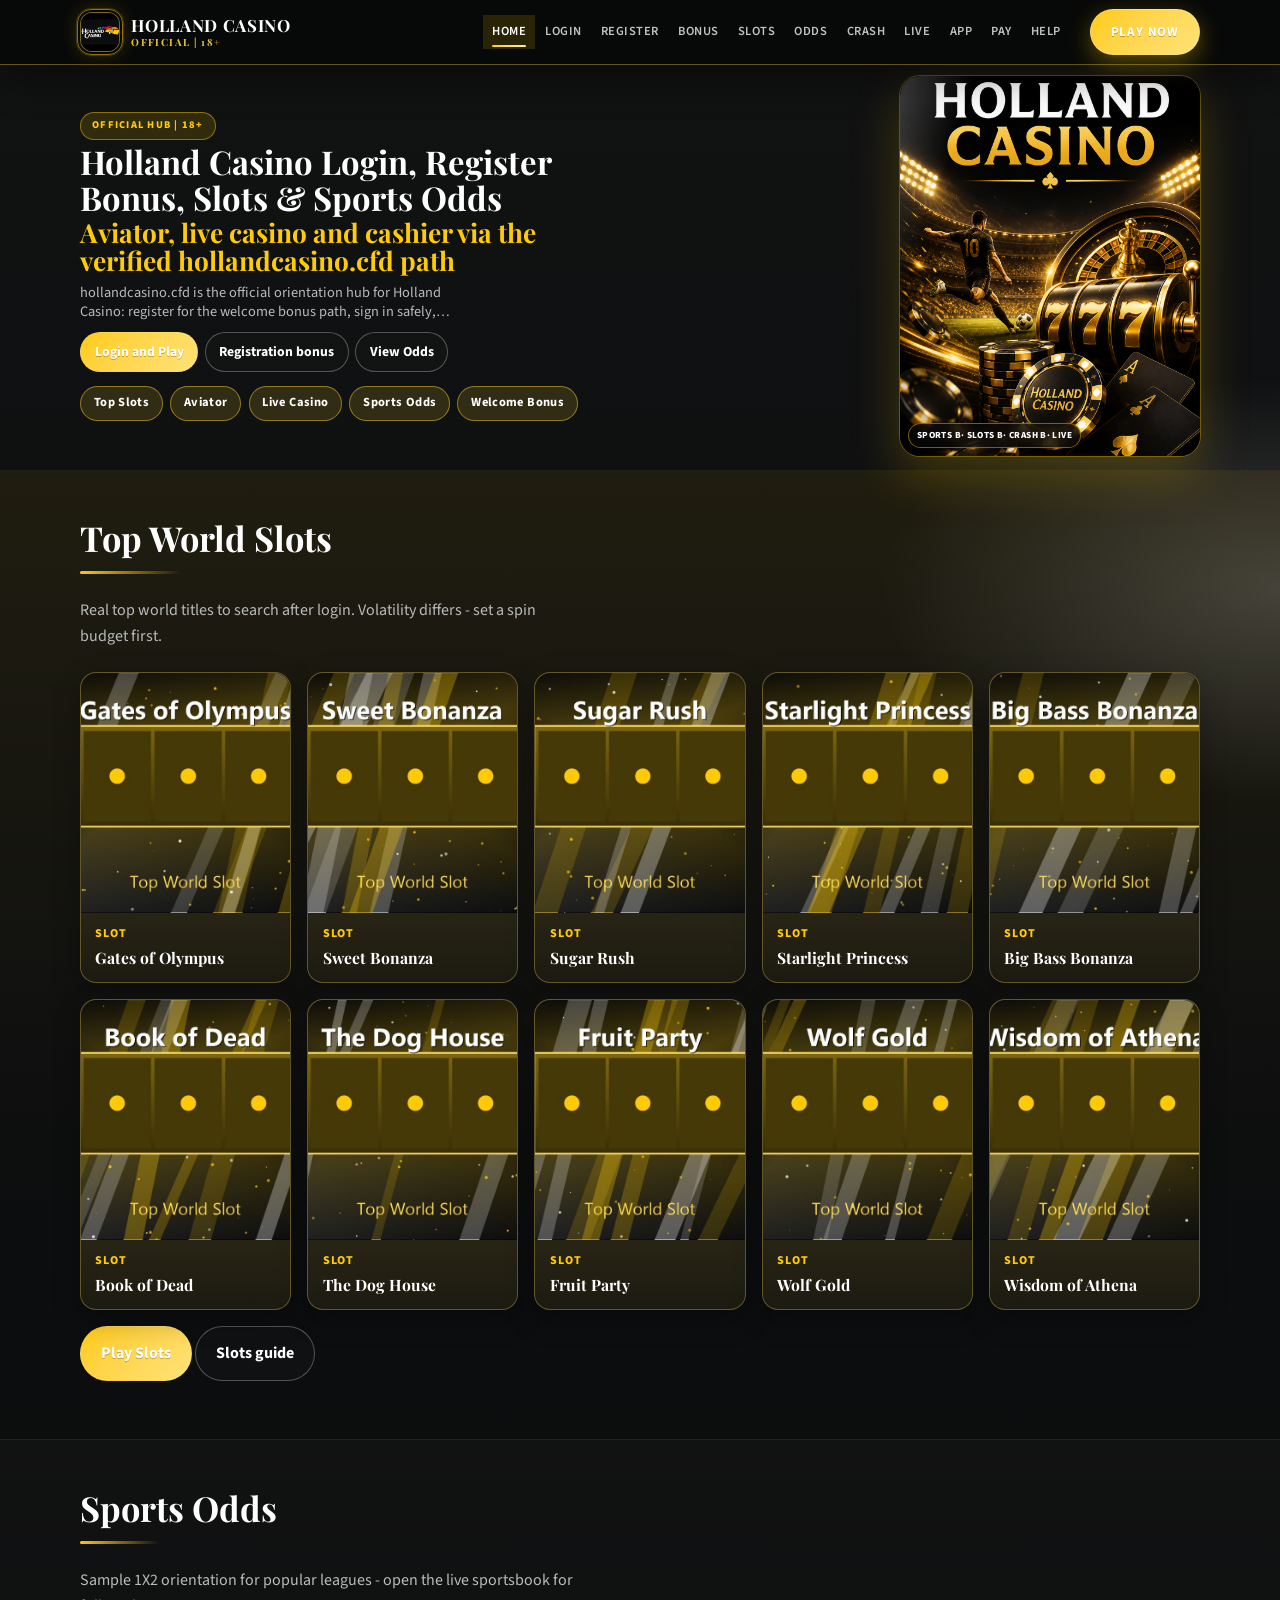
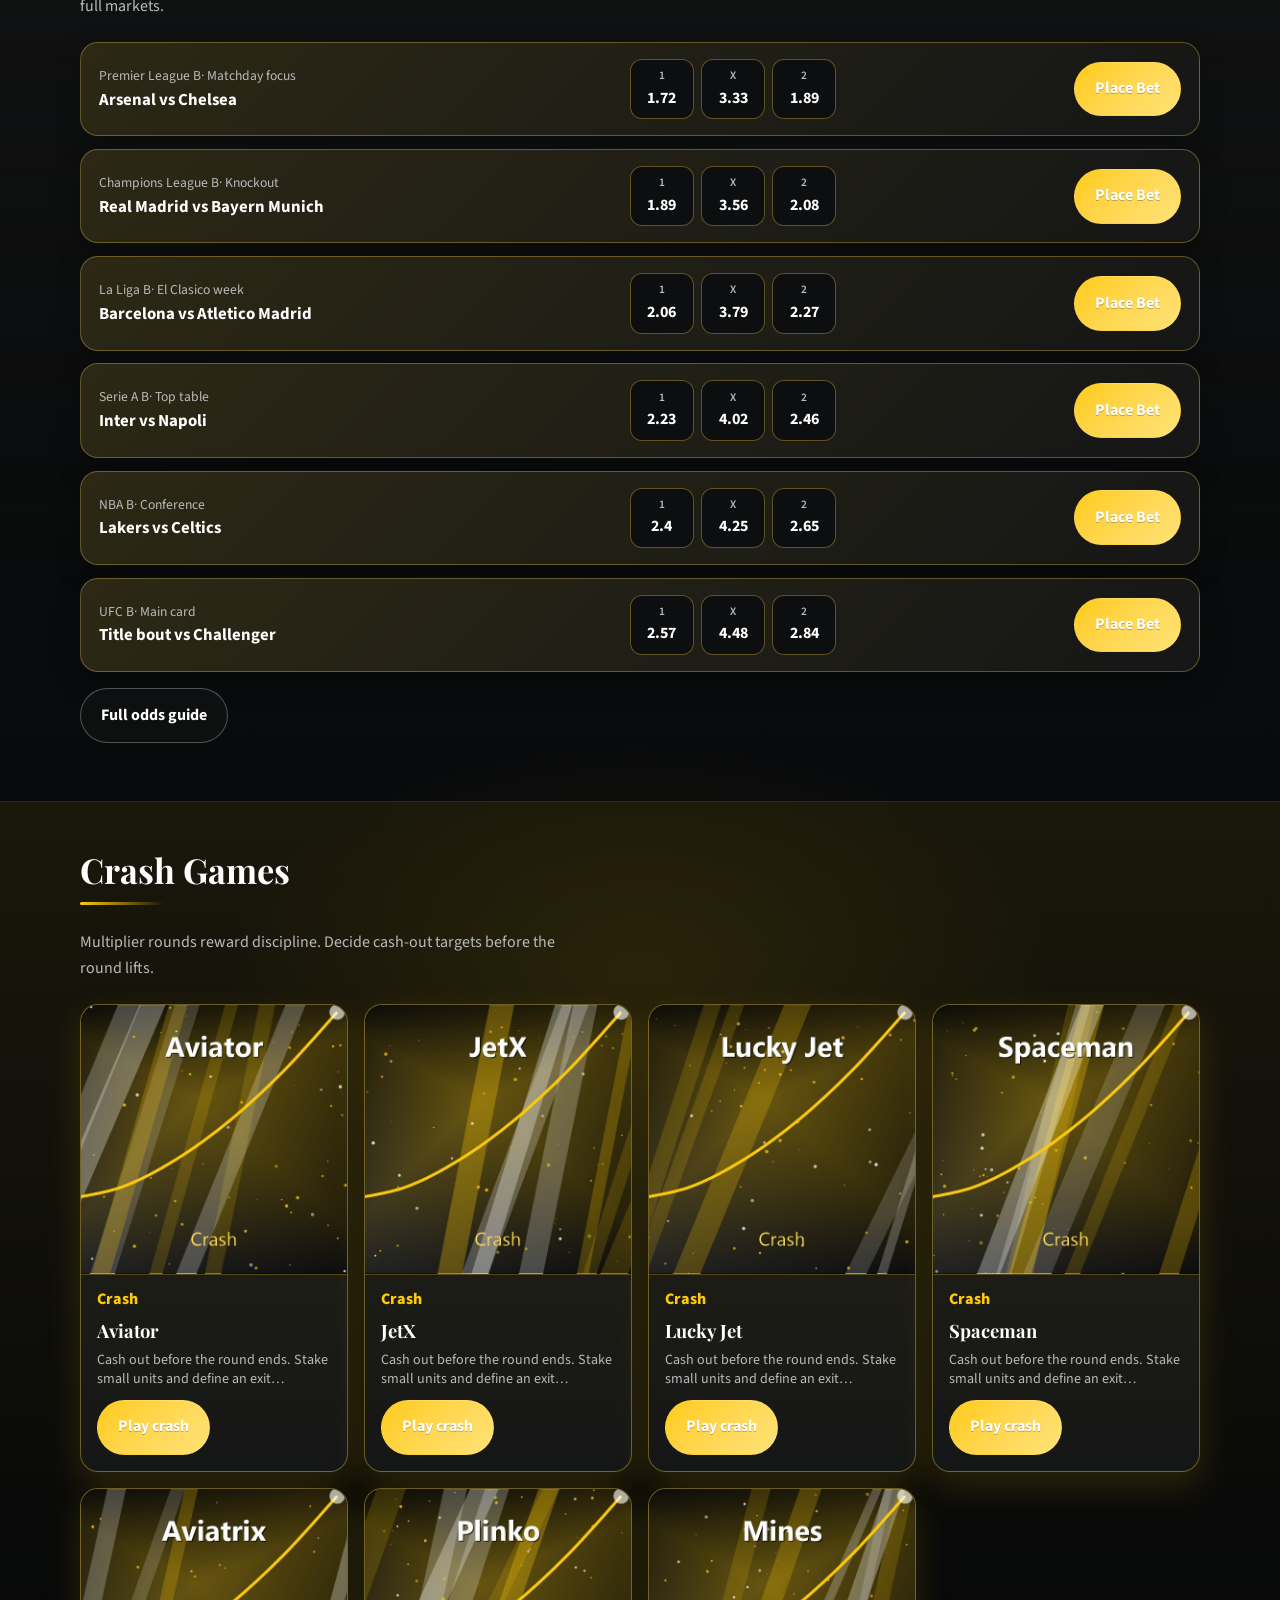
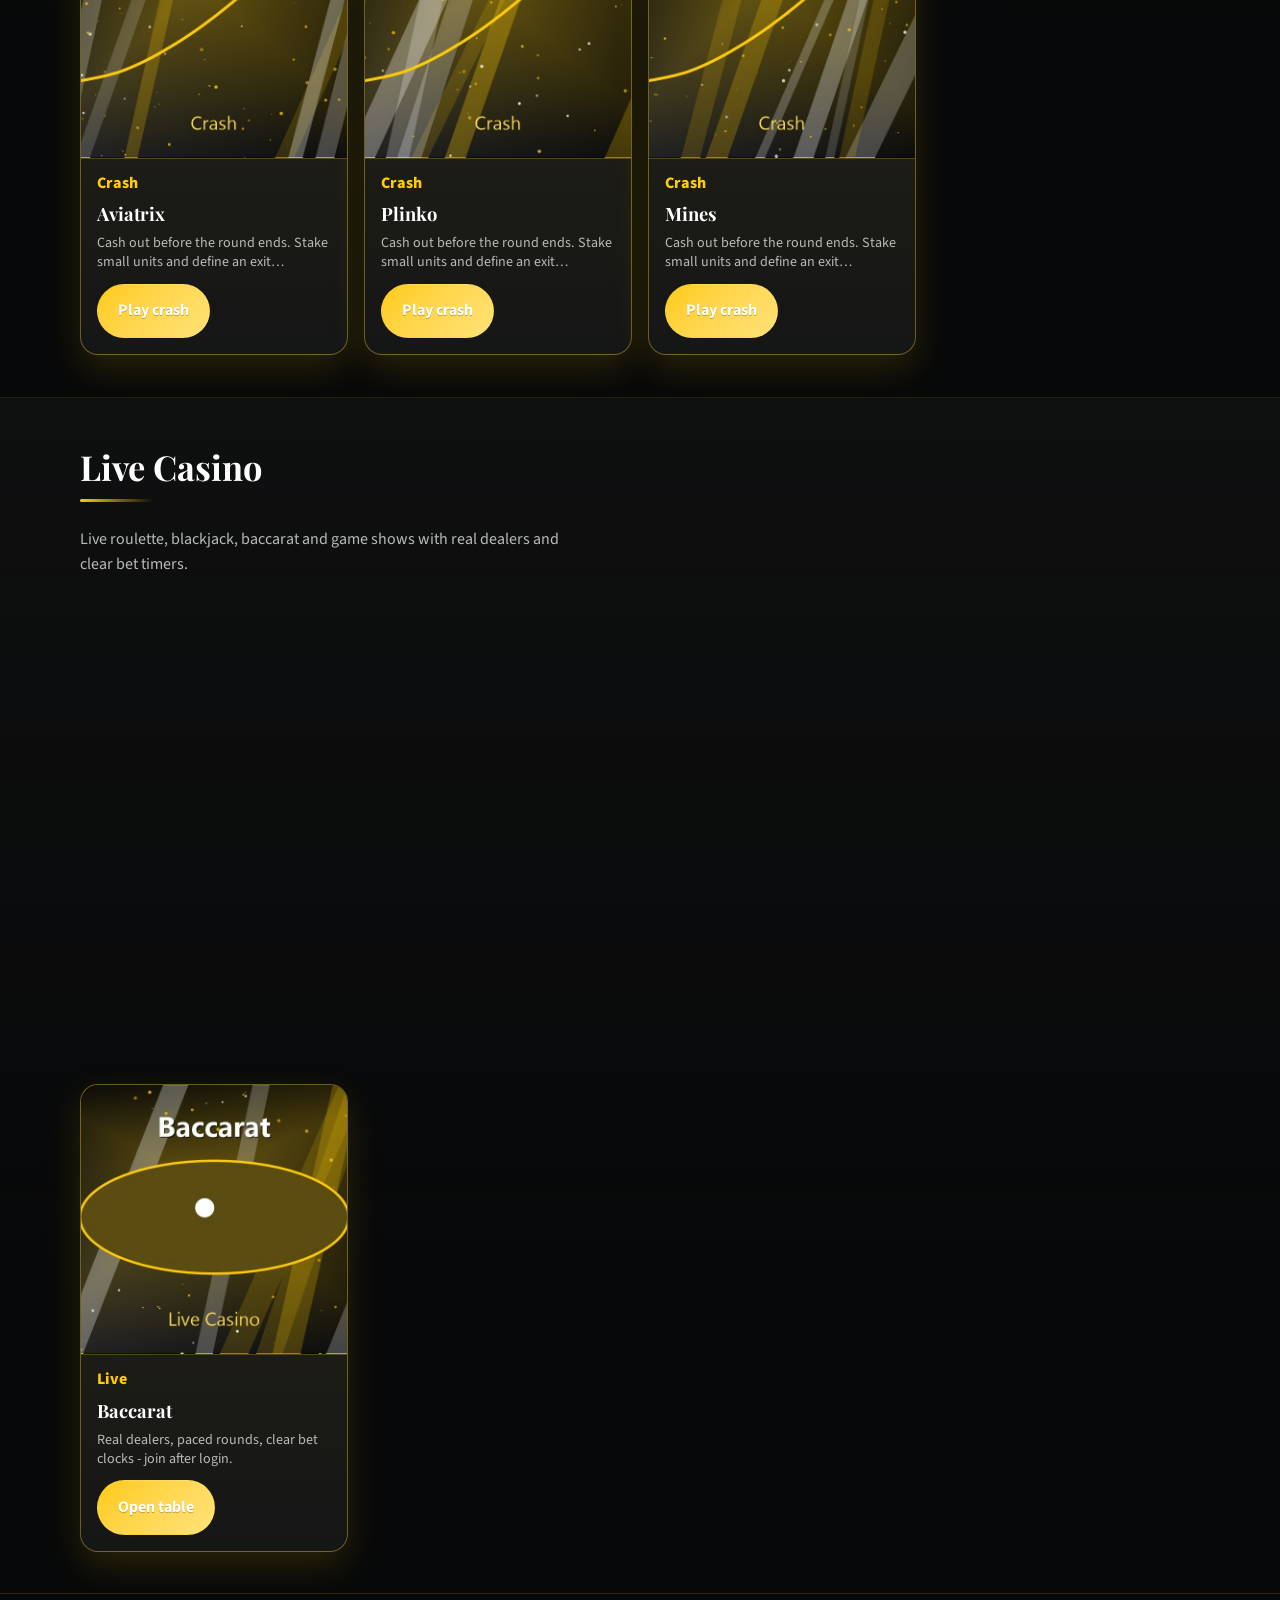
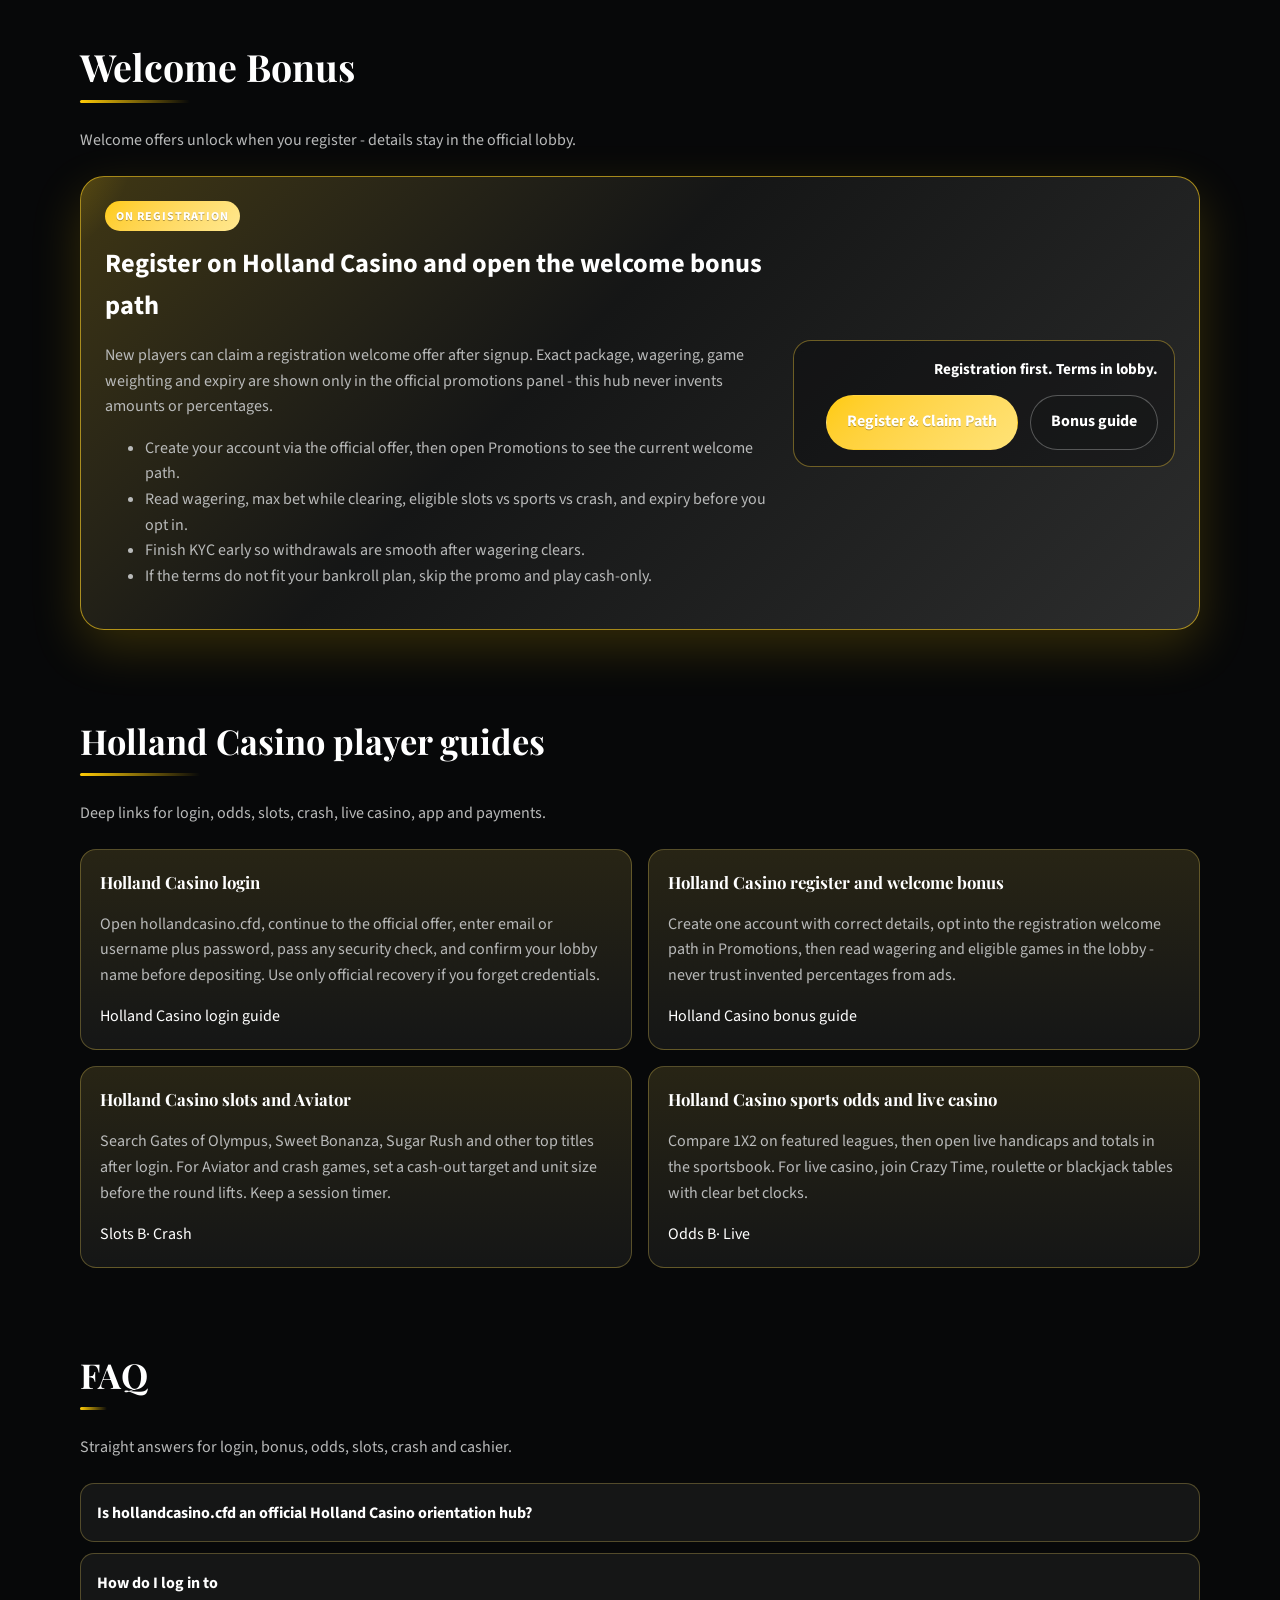
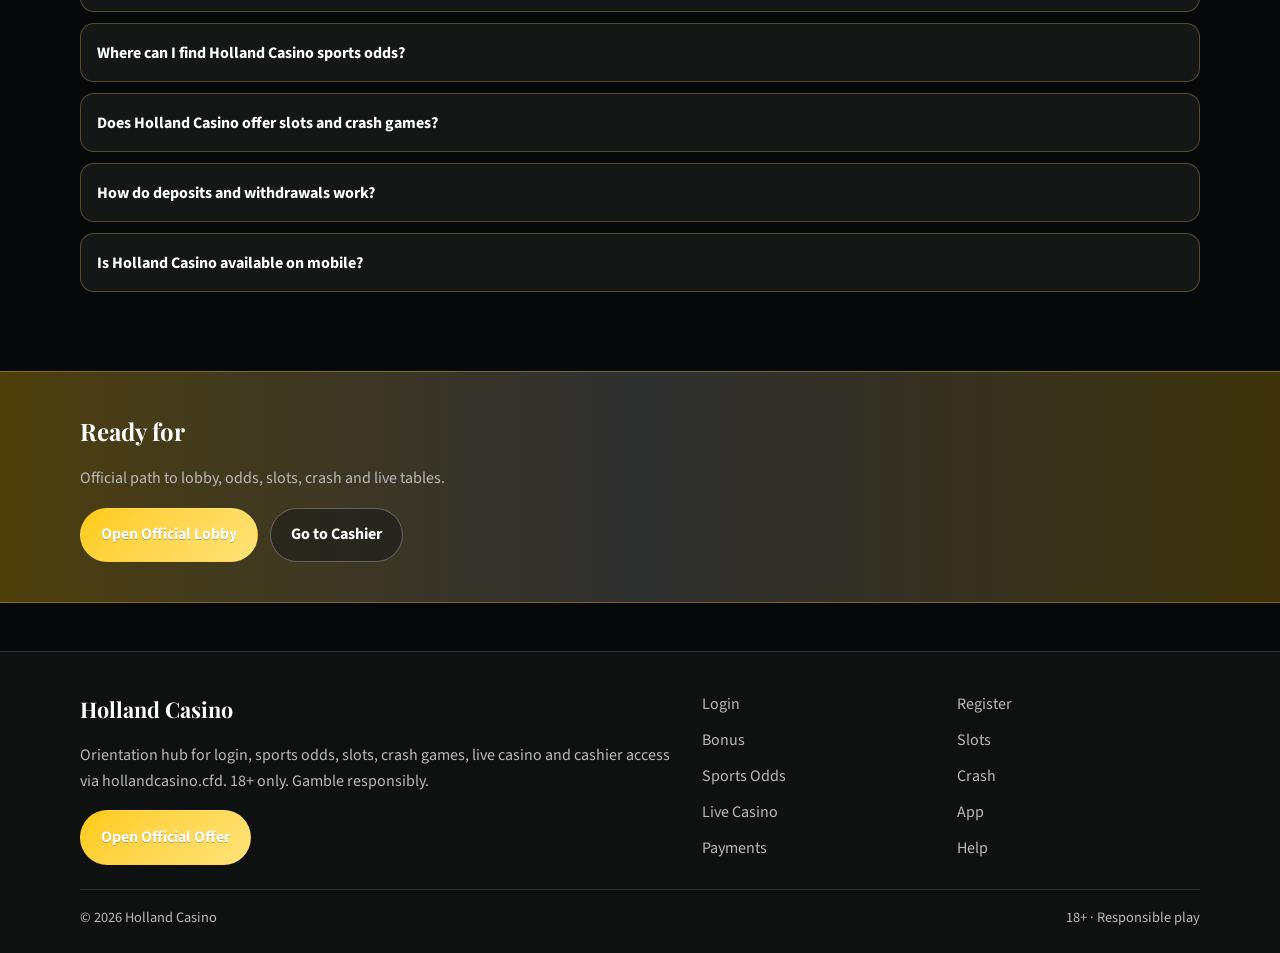
<file: index.html>
<!DOCTYPE html>
<html lang="en">
<head>
<meta charset="utf-8">
<meta name="viewport" content="width=device-width, initial-scale=1">
<title>Holland Casino Official Login, Register Bonus, Slots, Aviator &amp; Sports Odds | hollandcasino.cfd</title>
<meta name="description" content="Holland Casino on hollandcasino.cfd: official login and register, welcome bonus on signup, top slots (Gates of Olympus, Sweet Bonanza, Sugar Rush), Aviator crash, live casino and live sports odds. Cashier and app tips. 18+ only.">
<meta name="keywords" content="Holland Casino, Holland Casino login, Holland Casino register, Holland Casino bonus, Holland Casino slots, Holland Casino Aviator, Holland Casino live casino, Holland Casino odds, Holland Casino app, Holland Casino deposit, Gates of Olympus, Sweet Bonanza, Sugar Rush, Aviator, crash games, sports betting, hollandcasino.cfd">
<meta name="robots" content="index,follow,max-image-preview:large">
<link rel="canonical" href="https://hollandcasino.cfd/">
<meta property="og:type" content="website">
<meta property="og:site_name" content="Holland Casino">
<meta property="og:title" content="Holland Casino Official Login, Register Bonus, Slots, Aviator &amp; Sports Odds | hollandcasino.cfd">
<meta property="og:description" content="Holland Casino on hollandcasino.cfd: official login and register, welcome bonus on signup, top slots (Gates of Olympus, Sweet Bonanza, Sugar Rush), Aviator crash, live casino and live sports odds. Cashier and app tips. 18+ only.">
<meta property="og:url" content="https://hollandcasino.cfd/">
<meta property="og:image" content="https://hollandcasino.cfd/assets/og-cover.jpg">
<meta name="twitter:card" content="summary_large_image">
<meta name="twitter:title" content="Holland Casino Official Login, Register Bonus, Slots, Aviator &amp; Sports Odds | hollandcasino.cfd">
<meta name="twitter:description" content="Holland Casino on hollandcasino.cfd: official login and register, welcome bonus on signup, top slots (Gates of Olympus, Sweet Bonanza, Sugar Rush), Aviator crash, live casino and live sports odds. Cashier and app tips. 18+ only.">
<meta name="twitter:image" content="https://hollandcasino.cfd/assets/og-cover.jpg">
<link rel="icon" href="/favicon.png" type="image/png">
<link rel="apple-touch-icon" href="/assets/brand/logo.png">
<link rel="manifest" href="/site.webmanifest">
<link rel="preconnect" href="https://fonts.googleapis.com">
<link rel="preconnect" href="https://fonts.gstatic.com" crossorigin>
<link href="https://fonts.googleapis.com/css2?family=Playfair+Display:wght@600;700&family=Source+Sans+3:wght@400;600;700&display=swap" rel="stylesheet">
<link rel="stylesheet" href="/css/styles.css">
<script type="application/ld+json">{"@context":"https://schema.org","@type":"FAQPage","url":"https://hollandcasino.cfd/","mainEntity":[{"@type":"Question","name":"Is hollandcasino.cfd an official Holland Casino orientation hub?","acceptedAnswer":{"@type":"Answer","text":"Yes. hollandcasino.cfd helps you reach Holland Casino login, sports odds, slots, crash games, live casino and cashier via the verified offer link. Always confirm you land on the live platform after tapping Play."}},{"@type":"Question","name":"How do I log in to ","acceptedAnswer":{"@type":"Answer","text":"Open the official offer from hollandcasino.cfd, enter your registered email or username and password, complete any security check, then confirm your account name appears in the lobby header."}},{"@type":"Question","name":"Where can I find Holland Casino sports odds?","acceptedAnswer":{"@type":"Answer","text":"Use the sports / odds section on this hub, then continue to the live Holland Casino sportsbook for 1X2, handicaps, totals and in-play markets across major leagues."}},{"@type":"Question","name":"Does Holland Casino offer slots and crash games?","acceptedAnswer":{"@type":"Answer","text":"Yes. Popular slots and crash titles are highlighted here so you can jump straight into the lobby catalog after login. Set a session budget before spinning."}},{"@type":"Question","name":"How do deposits and withdrawals work?","acceptedAnswer":{"@type":"Answer","text":"Fund via the cashier after login, complete KYC early if prompted, and use the same verified methods for withdrawals. Keep billing details consistent with your profile."}},{"@type":"Question","name":"Is Holland Casino available on mobile?","acceptedAnswer":{"@type":"Answer","text":"One account works on phone and desktop browsers. Prefer a stable connection, avoid shared devices, and log out after cash sessions on borrowed phones."}}]}</script>
</head>
<body class="layout-4 home">
<header class="site-header" id="siteHeader">
<div class="wrap header-bar">
<a class="brand" href="/" aria-label="Holland Casino home">
<span class="brand-mark"><img src="/assets/brand/logo.png" alt="Holland Casino logo" width="40" height="40"></span>
<span class="brand-copy"><span class="brand-name">Holland Casino</span><span class="brand-tag">Official | 18+</span></span>
</a>
<button class="nav-toggle" id="navToggle" aria-expanded="false" aria-controls="siteNav" type="button" aria-label="Open menu"><span></span><span></span><span></span></button>
<nav class="site-nav" id="siteNav" aria-label="Primary"><a class="nav-link is-active" href="/">Home</a><a class="nav-link" href="/canal-login.html">Login</a><a class="nav-link" href="/canal-join.html">Register</a><a class="nav-link" href="/canal-bonus.html">Bonus</a><a class="nav-link" href="/canal-reels.html">Slots</a><a class="nav-link" href="/canal-odds.html">Odds</a><a class="nav-link" href="/canal-climb.html">Crash</a><a class="nav-link" href="/canal-live.html">Live</a><a class="nav-link" href="/canal-app.html">App</a><a class="nav-link" href="/canal-pay.html">Pay</a><a class="nav-link" href="/canal-help.html">Help</a></nav>
<a class="btn btn-accent header-cta" href="https://martell892.online/DWbB7yWL?sub_id_1=hollandcasino.cfd" rel="nofollow sponsored noopener" target="_blank">Play Now</a>
</div>
</header>
<section class="hero"><div class="wrap"><div class="hero-shell">
<div class="hero-copy reveal">
<div class="eyebrow eyebrow-pill">Official hub | 18+</div>
<h1>Holland Casino Login, Register Bonus, Slots &amp; Sports Odds<span>Aviator, live casino and cashier via the verified hollandcasino.cfd path</span></h1>
<p class="lead">hollandcasino.cfd is the official orientation hub for Holland Casino: register for the welcome bonus path, sign in safely, open top world slots before sports markets, play Aviator-style crash, join live tables, and use cashier without fake mirrors. Clear product paths for real players.</p>
<div class="cta-row">
<a class="btn btn-accent" href="https://martell892.online/DWbB7yWL?sub_id_1=hollandcasino.cfd" rel="nofollow sponsored noopener" target="_blank">Login and Play</a>
<a class="btn btn-ghost" href="/canal-bonus.html">Registration bonus</a>
<a class="btn btn-ghost" href="/canal-odds.html">View Odds</a>
</div>
<div class="hero-chips" aria-label="Quick links">
<a class="chip chip-hot" href="#slots">Top Slots</a>
<a class="chip chip-hot" href="#crash">Aviator</a>
<a class="chip chip-hot" href="#live">Live Casino</a>
<a class="chip chip-hot" href="#odds">Sports Odds</a>
<a class="chip chip-hot" href="#bonus">Welcome Bonus</a>
</div>
</div>
<div class="hero-visual hero-stage reveal" aria-label="Holland Casino sports and betting">
<div class="hero-glow" aria-hidden="true"></div>
<img class="hero-img" src="/assets/hero.jpg" alt="Holland Casino sports betting and casino" width="768" height="1024" loading="eager">
<div class="hero-shine" aria-hidden="true"></div>
<div class="hero-badge">Sports В· Slots В· Crash В· Live</div>
</div>
</div></div></section>
<section class="section section-hot" id="slots"><div class="wrap">
<div class="section-head"><h2>Top World Slots</h2><p class="mute">Real top world titles to search after login. Volatility differs - set a spin budget first.</p></div>
<div class="card-grid"><article class="game-card"><a class="js-offer-card" href="https://martell892.online/DWbB7yWL?sub_id_1=hollandcasino.cfd" rel="nofollow sponsored noopener" target="_blank"><img src="/assets/slots/slot-01.jpg" alt="Gates of Olympus" width="320" height="240" loading="lazy"><div class="card-meta"><div class="tag">Slot</div><h3>Gates of Olympus</h3></div></a></article><article class="game-card"><a class="js-offer-card" href="https://martell892.online/DWbB7yWL?sub_id_1=hollandcasino.cfd" rel="nofollow sponsored noopener" target="_blank"><img src="/assets/slots/slot-02.jpg" alt="Sweet Bonanza" width="320" height="240" loading="lazy"><div class="card-meta"><div class="tag">Slot</div><h3>Sweet Bonanza</h3></div></a></article><article class="game-card"><a class="js-offer-card" href="https://martell892.online/DWbB7yWL?sub_id_1=hollandcasino.cfd" rel="nofollow sponsored noopener" target="_blank"><img src="/assets/slots/slot-03.jpg" alt="Sugar Rush" width="320" height="240" loading="lazy"><div class="card-meta"><div class="tag">Slot</div><h3>Sugar Rush</h3></div></a></article><article class="game-card"><a class="js-offer-card" href="https://martell892.online/DWbB7yWL?sub_id_1=hollandcasino.cfd" rel="nofollow sponsored noopener" target="_blank"><img src="/assets/slots/slot-04.jpg" alt="Starlight Princess" width="320" height="240" loading="lazy"><div class="card-meta"><div class="tag">Slot</div><h3>Starlight Princess</h3></div></a></article><article class="game-card"><a class="js-offer-card" href="https://martell892.online/DWbB7yWL?sub_id_1=hollandcasino.cfd" rel="nofollow sponsored noopener" target="_blank"><img src="/assets/slots/slot-05.jpg" alt="Big Bass Bonanza" width="320" height="240" loading="lazy"><div class="card-meta"><div class="tag">Slot</div><h3>Big Bass Bonanza</h3></div></a></article><article class="game-card"><a class="js-offer-card" href="https://martell892.online/DWbB7yWL?sub_id_1=hollandcasino.cfd" rel="nofollow sponsored noopener" target="_blank"><img src="/assets/slots/slot-06.jpg" alt="Book of Dead" width="320" height="240" loading="lazy"><div class="card-meta"><div class="tag">Slot</div><h3>Book of Dead</h3></div></a></article><article class="game-card"><a class="js-offer-card" href="https://martell892.online/DWbB7yWL?sub_id_1=hollandcasino.cfd" rel="nofollow sponsored noopener" target="_blank"><img src="/assets/slots/slot-07.jpg" alt="The Dog House" width="320" height="240" loading="lazy"><div class="card-meta"><div class="tag">Slot</div><h3>The Dog House</h3></div></a></article><article class="game-card"><a class="js-offer-card" href="https://martell892.online/DWbB7yWL?sub_id_1=hollandcasino.cfd" rel="nofollow sponsored noopener" target="_blank"><img src="/assets/slots/slot-08.jpg" alt="Fruit Party" width="320" height="240" loading="lazy"><div class="card-meta"><div class="tag">Slot</div><h3>Fruit Party</h3></div></a></article><article class="game-card"><a class="js-offer-card" href="https://martell892.online/DWbB7yWL?sub_id_1=hollandcasino.cfd" rel="nofollow sponsored noopener" target="_blank"><img src="/assets/slots/slot-09.jpg" alt="Wolf Gold" width="320" height="240" loading="lazy"><div class="card-meta"><div class="tag">Slot</div><h3>Wolf Gold</h3></div></a></article><article class="game-card"><a class="js-offer-card" href="https://martell892.online/DWbB7yWL?sub_id_1=hollandcasino.cfd" rel="nofollow sponsored noopener" target="_blank"><img src="/assets/slots/slot-10.jpg" alt="Wisdom of Athena" width="320" height="240" loading="lazy"><div class="card-meta"><div class="tag">Slot</div><h3>Wisdom of Athena</h3></div></a></article></div>
<p style="margin-top:1rem"><a class="btn btn-accent" href="https://martell892.online/DWbB7yWL?sub_id_1=hollandcasino.cfd" rel="nofollow sponsored noopener" target="_blank">Play Slots</a>
<a class="btn btn-ghost" href="/canal-reels.html">Slots guide</a></p>
</div></section>
<section class="section section-alt" id="odds"><div class="wrap">
<div class="section-head"><h2>Sports Odds</h2><p class="mute">Sample 1X2 orientation for popular leagues - open the live sportsbook for full markets.</p></div>
<div class="odds-board"><article class="odds-row">
<div><div class="odds-meta">Premier League В· Matchday focus</div>
<div class="odds-match">Arsenal vs Chelsea</div></div>
<div class="odds-prices"><div class="price"><small>1</small>1.72</div><div class="price"><small>X</small>3.33</div><div class="price"><small>2</small>1.89</div></div>
<a class="btn btn-accent" href="https://martell892.online/DWbB7yWL?sub_id_1=hollandcasino.cfd" rel="nofollow sponsored noopener" target="_blank">Place Bet</a>
</article>
<article class="odds-row">
<div><div class="odds-meta">Champions League В· Knockout</div>
<div class="odds-match">Real Madrid vs Bayern Munich</div></div>
<div class="odds-prices"><div class="price"><small>1</small>1.89</div><div class="price"><small>X</small>3.56</div><div class="price"><small>2</small>2.08</div></div>
<a class="btn btn-accent" href="https://martell892.online/DWbB7yWL?sub_id_1=hollandcasino.cfd" rel="nofollow sponsored noopener" target="_blank">Place Bet</a>
</article>
<article class="odds-row">
<div><div class="odds-meta">La Liga В· El Clasico week</div>
<div class="odds-match">Barcelona vs Atletico Madrid</div></div>
<div class="odds-prices"><div class="price"><small>1</small>2.06</div><div class="price"><small>X</small>3.79</div><div class="price"><small>2</small>2.27</div></div>
<a class="btn btn-accent" href="https://martell892.online/DWbB7yWL?sub_id_1=hollandcasino.cfd" rel="nofollow sponsored noopener" target="_blank">Place Bet</a>
</article>
<article class="odds-row">
<div><div class="odds-meta">Serie A В· Top table</div>
<div class="odds-match">Inter vs Napoli</div></div>
<div class="odds-prices"><div class="price"><small>1</small>2.23</div><div class="price"><small>X</small>4.02</div><div class="price"><small>2</small>2.46</div></div>
<a class="btn btn-accent" href="https://martell892.online/DWbB7yWL?sub_id_1=hollandcasino.cfd" rel="nofollow sponsored noopener" target="_blank">Place Bet</a>
</article>
<article class="odds-row">
<div><div class="odds-meta">NBA В· Conference</div>
<div class="odds-match">Lakers vs Celtics</div></div>
<div class="odds-prices"><div class="price"><small>1</small>2.4</div><div class="price"><small>X</small>4.25</div><div class="price"><small>2</small>2.65</div></div>
<a class="btn btn-accent" href="https://martell892.online/DWbB7yWL?sub_id_1=hollandcasino.cfd" rel="nofollow sponsored noopener" target="_blank">Place Bet</a>
</article>
<article class="odds-row">
<div><div class="odds-meta">UFC В· Main card</div>
<div class="odds-match">Title bout vs Challenger</div></div>
<div class="odds-prices"><div class="price"><small>1</small>2.57</div><div class="price"><small>X</small>4.48</div><div class="price"><small>2</small>2.84</div></div>
<a class="btn btn-accent" href="https://martell892.online/DWbB7yWL?sub_id_1=hollandcasino.cfd" rel="nofollow sponsored noopener" target="_blank">Place Bet</a>
</article></div>
<p style="margin-top:1rem"><a class="btn btn-ghost" href="/canal-odds.html">Full odds guide</a></p>
</div></section>
<section class="section section-hot" id="crash"><div class="wrap">
<div class="section-head"><h2>Crash Games</h2><p class="mute">Multiplier rounds reward discipline. Decide cash-out targets before the round lifts.</p></div>
<div class="crash-grid"><article class="panel media-panel"><img src="/assets/crash/crash-01.jpg" alt="Aviator" width="480" height="270" loading="lazy"><div class="tag">Crash</div><h3>Aviator</h3><p class="mute">Cash out before the round ends. Stake small units and define an exit multiplier first.</p><a class="btn btn-accent" href="https://martell892.online/DWbB7yWL?sub_id_1=hollandcasino.cfd" rel="nofollow sponsored noopener" target="_blank">Play crash</a></article><article class="panel media-panel"><img src="/assets/crash/crash-02.jpg" alt="JetX" width="480" height="270" loading="lazy"><div class="tag">Crash</div><h3>JetX</h3><p class="mute">Cash out before the round ends. Stake small units and define an exit multiplier first.</p><a class="btn btn-accent" href="https://martell892.online/DWbB7yWL?sub_id_1=hollandcasino.cfd" rel="nofollow sponsored noopener" target="_blank">Play crash</a></article><article class="panel media-panel"><img src="/assets/crash/crash-03.jpg" alt="Lucky Jet" width="480" height="270" loading="lazy"><div class="tag">Crash</div><h3>Lucky Jet</h3><p class="mute">Cash out before the round ends. Stake small units and define an exit multiplier first.</p><a class="btn btn-accent" href="https://martell892.online/DWbB7yWL?sub_id_1=hollandcasino.cfd" rel="nofollow sponsored noopener" target="_blank">Play crash</a></article><article class="panel media-panel"><img src="/assets/crash/crash-04.jpg" alt="Spaceman" width="480" height="270" loading="lazy"><div class="tag">Crash</div><h3>Spaceman</h3><p class="mute">Cash out before the round ends. Stake small units and define an exit multiplier first.</p><a class="btn btn-accent" href="https://martell892.online/DWbB7yWL?sub_id_1=hollandcasino.cfd" rel="nofollow sponsored noopener" target="_blank">Play crash</a></article><article class="panel media-panel"><img src="/assets/crash/crash-05.jpg" alt="Aviatrix" width="480" height="270" loading="lazy"><div class="tag">Crash</div><h3>Aviatrix</h3><p class="mute">Cash out before the round ends. Stake small units and define an exit multiplier first.</p><a class="btn btn-accent" href="https://martell892.online/DWbB7yWL?sub_id_1=hollandcasino.cfd" rel="nofollow sponsored noopener" target="_blank">Play crash</a></article><article class="panel media-panel"><img src="/assets/crash/crash-06.jpg" alt="Plinko" width="480" height="270" loading="lazy"><div class="tag">Crash</div><h3>Plinko</h3><p class="mute">Cash out before the round ends. Stake small units and define an exit multiplier first.</p><a class="btn btn-accent" href="https://martell892.online/DWbB7yWL?sub_id_1=hollandcasino.cfd" rel="nofollow sponsored noopener" target="_blank">Play crash</a></article><article class="panel media-panel"><img src="/assets/crash/crash-07.jpg" alt="Mines" width="480" height="270" loading="lazy"><div class="tag">Crash</div><h3>Mines</h3><p class="mute">Cash out before the round ends. Stake small units and define an exit multiplier first.</p><a class="btn btn-accent" href="https://martell892.online/DWbB7yWL?sub_id_1=hollandcasino.cfd" rel="nofollow sponsored noopener" target="_blank">Play crash</a></article></div>
</div></section>
<section class="section section-alt" id="live"><div class="wrap">
<div class="section-head"><h2>Live Casino</h2><p class="mute">Live roulette, blackjack, baccarat and game shows with real dealers and clear bet timers.</p></div>
<div class="live-grid"><article class="panel media-panel"><img src="/assets/live/live-01.jpg" alt="Crazy Time" width="480" height="270" loading="lazy"><div class="tag">Live</div><h3>Crazy Time</h3><p class="mute">Real dealers, paced rounds, clear bet clocks - join after login.</p><a class="btn btn-accent" href="https://martell892.online/DWbB7yWL?sub_id_1=hollandcasino.cfd" rel="nofollow sponsored noopener" target="_blank">Open table</a></article><article class="panel media-panel"><img src="/assets/live/live-02.jpg" alt="Mega Wheel" width="480" height="270" loading="lazy"><div class="tag">Live</div><h3>Mega Wheel</h3><p class="mute">Real dealers, paced rounds, clear bet clocks - join after login.</p><a class="btn btn-accent" href="https://martell892.online/DWbB7yWL?sub_id_1=hollandcasino.cfd" rel="nofollow sponsored noopener" target="_blank">Open table</a></article><article class="panel media-panel"><img src="/assets/live/live-03.jpg" alt="Lightning Roulette" width="480" height="270" loading="lazy"><div class="tag">Live</div><h3>Lightning Roulette</h3><p class="mute">Real dealers, paced rounds, clear bet clocks - join after login.</p><a class="btn btn-accent" href="https://martell892.online/DWbB7yWL?sub_id_1=hollandcasino.cfd" rel="nofollow sponsored noopener" target="_blank">Open table</a></article><article class="panel media-panel"><img src="/assets/live/live-04.jpg" alt="Blackjack" width="480" height="270" loading="lazy"><div class="tag">Live</div><h3>Blackjack</h3><p class="mute">Real dealers, paced rounds, clear bet clocks - join after login.</p><a class="btn btn-accent" href="https://martell892.online/DWbB7yWL?sub_id_1=hollandcasino.cfd" rel="nofollow sponsored noopener" target="_blank">Open table</a></article><article class="panel media-panel"><img src="/assets/live/live-05.jpg" alt="Baccarat" width="480" height="270" loading="lazy"><div class="tag">Live</div><h3>Baccarat</h3><p class="mute">Real dealers, paced rounds, clear bet clocks - join after login.</p><a class="btn btn-accent" href="https://martell892.online/DWbB7yWL?sub_id_1=hollandcasino.cfd" rel="nofollow sponsored noopener" target="_blank">Open table</a></article></div>
</div></section>
<section class="section bonus-spotlight" id="bonus"><div class="wrap">
<div class="section-head"><h2>Welcome Bonus</h2><p class="mute">Welcome offers unlock when you register - details stay in the official lobby.</p></div>
<div class="bonus-box bonus-box-accent"><div>
<div class="bonus-kicker">On registration</div>
<h3>Register on Holland Casino and open the welcome bonus path</h3>
<p class="mute">New players can claim a registration welcome offer after signup. Exact package, wagering, game weighting and expiry are shown only in the official promotions panel - this hub never invents amounts or percentages.</p>
<ul class="mute">
<li>Create your account via the official offer, then open Promotions to see the current welcome path.</li>
<li>Read wagering, max bet while clearing, eligible slots vs sports vs crash, and expiry before you opt in.</li>
<li>Finish KYC early so withdrawals are smooth after wagering clears.</li>
<li>If the terms do not fit your bankroll plan, skip the promo and play cash-only.</li>
</ul>
</div>
<div class="bonus-cta-panel">
<p class="bonus-cta-note">Registration first. Terms in lobby.</p>
<div class="cta-row" style="justify-content:flex-end">
<a class="btn btn-accent" href="https://martell892.online/DWbB7yWL?sub_id_1=hollandcasino.cfd" rel="nofollow sponsored noopener" target="_blank">Register &amp; Claim Path</a>
<a class="btn btn-ghost" href="/canal-bonus.html">Bonus guide</a>
</div>
</div></div></div></section>
<section class="section" id="seo"><div class="wrap">
<div class="section-head"><h2>Holland Casino player guides</h2><p class="mute">Deep links for login, odds, slots, crash, live casino, app and payments.</p></div>
<div class="seo-stack"><article class="seo-card"><h3>Holland Casino login</h3><p class="mute">Open hollandcasino.cfd, continue to the official offer, enter email or username plus password, pass any security check, and confirm your lobby name before depositing. Use only official recovery if you forget credentials.</p><a href="/canal-login.html">Holland Casino login guide</a></article>
<article class="seo-card"><h3>Holland Casino register and welcome bonus</h3><p class="mute">Create one account with correct details, opt into the registration welcome path in Promotions, then read wagering and eligible games in the lobby - never trust invented percentages from ads.</p><a href="/canal-bonus.html">Holland Casino bonus guide</a></article>
<article class="seo-card"><h3>Holland Casino slots and Aviator</h3><p class="mute">Search Gates of Olympus, Sweet Bonanza, Sugar Rush and other top titles after login. For Aviator and crash games, set a cash-out target and unit size before the round lifts. Keep a session timer.</p><a href="/canal-reels.html">Slots</a> В· <a href="/canal-climb.html">Crash</a></article>
<article class="seo-card"><h3>Holland Casino sports odds and live casino</h3><p class="mute">Compare 1X2 on featured leagues, then open live handicaps and totals in the sportsbook. For live casino, join Crazy Time, roulette or blackjack tables with clear bet clocks.</p><a href="/canal-odds.html">Odds</a> В· <a href="/canal-live.html">Live</a></article></div>
</div></section>
<section class="faq wrap" id="faq"><div class="section-head"><h2>FAQ</h2><p class="mute">Straight answers for login, bonus, odds, slots, crash and cashier.</p></div><div class="faq-list"><details class="faq-item"><summary>Is hollandcasino.cfd an official Holland Casino orientation hub?</summary><p>Yes. hollandcasino.cfd helps you reach Holland Casino login, sports odds, slots, crash games, live casino and cashier via the verified offer link. Always confirm you land on the live platform after tapping Play.</p></details><details class="faq-item"><summary>How do I log in to </summary><p>Open the official offer from hollandcasino.cfd, enter your registered email or username and password, complete any security check, then confirm your account name appears in the lobby header.</p></details><details class="faq-item"><summary>Where can I find Holland Casino sports odds?</summary><p>Use the sports / odds section on this hub, then continue to the live Holland Casino sportsbook for 1X2, handicaps, totals and in-play markets across major leagues.</p></details><details class="faq-item"><summary>Does Holland Casino offer slots and crash games?</summary><p>Yes. Popular slots and crash titles are highlighted here so you can jump straight into the lobby catalog after login. Set a session budget before spinning.</p></details><details class="faq-item"><summary>How do deposits and withdrawals work?</summary><p>Fund via the cashier after login, complete KYC early if prompted, and use the same verified methods for withdrawals. Keep billing details consistent with your profile.</p></details><details class="faq-item"><summary>Is Holland Casino available on mobile?</summary><p>One account works on phone and desktop browsers. Prefer a stable connection, avoid shared devices, and log out after cash sessions on borrowed phones.</p></details></div></section>
<section class="cta-band"><div class="wrap cta-inner">
<h2>Ready for </h2>
<p class="mute">Official path to lobby, odds, slots, crash and live tables.</p>
<div class="cta-row">
<a class="btn btn-accent" href="https://martell892.online/DWbB7yWL?sub_id_1=hollandcasino.cfd" rel="nofollow sponsored noopener" target="_blank">Open Official Lobby</a>
<a class="btn btn-ghost" href="https://martell892.online/DWbB7yWL?sub_id_1=hollandcasino.cfd" rel="nofollow sponsored noopener" target="_blank">Go to Cashier</a>
</div></div></section>
<footer class="site-footer">
<div class="wrap footer-grid">
<div>
<div class="footer-brand">Holland Casino</div>
<p class="mute">Orientation hub for login, sports odds, slots, crash games, live casino and cashier access via hollandcasino.cfd. 18+ only. Gamble responsibly.</p>
<a class="btn btn-accent" href="https://martell892.online/DWbB7yWL?sub_id_1=hollandcasino.cfd" rel="nofollow sponsored noopener" target="_blank">Open Official Offer</a>
</div>
<div class="footer-links"><a href="/canal-login.html">Login</a><a href="/canal-join.html">Register</a><a href="/canal-bonus.html">Bonus</a><a href="/canal-reels.html">Slots</a><a href="/canal-odds.html">Sports Odds</a><a href="/canal-climb.html">Crash</a><a href="/canal-live.html">Live Casino</a><a href="/canal-app.html">App</a><a href="/canal-pay.html">Payments</a><a href="/canal-help.html">Help</a></div>
</div>
<div class="wrap footer-base"><span>&copy; 2026 Holland Casino</span><span>18+ &middot; Responsible play</span></div>
</footer>
<script src="/js/main.js"></script>
</body>
</html>
</file>
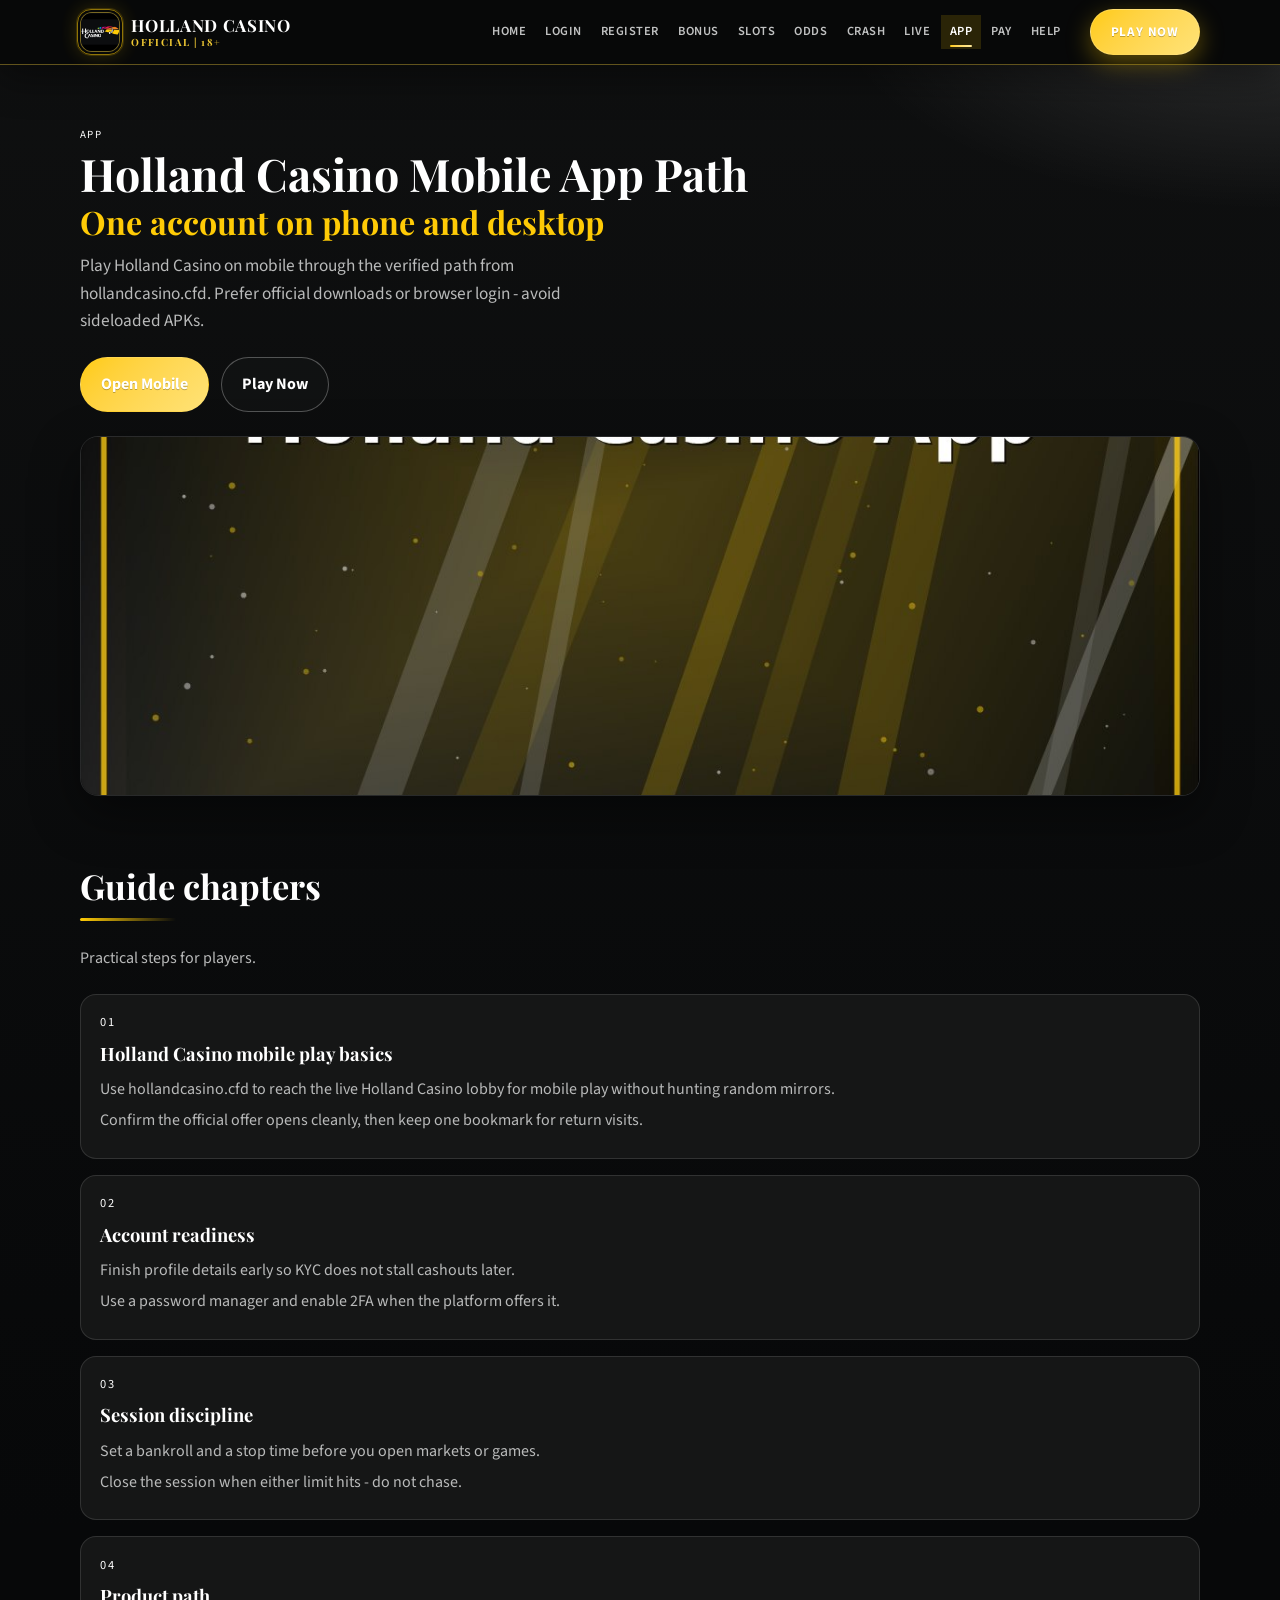
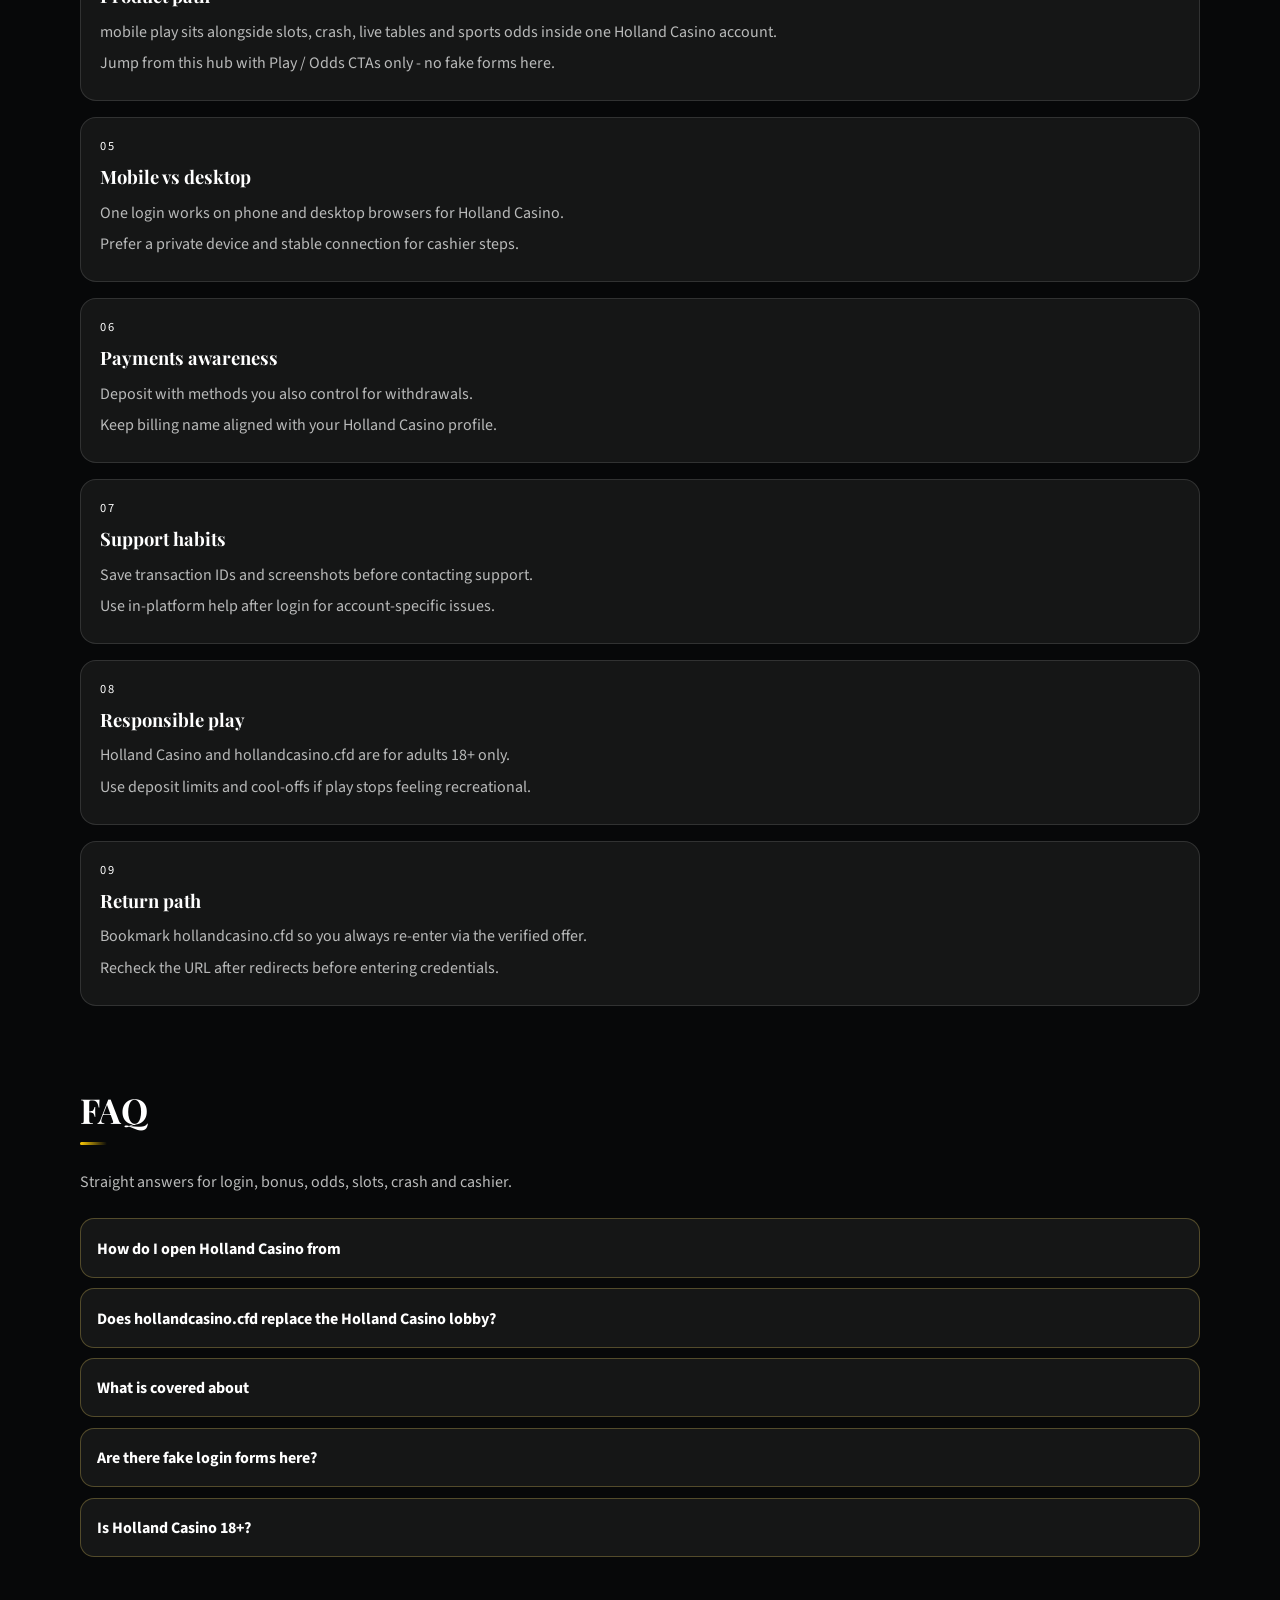
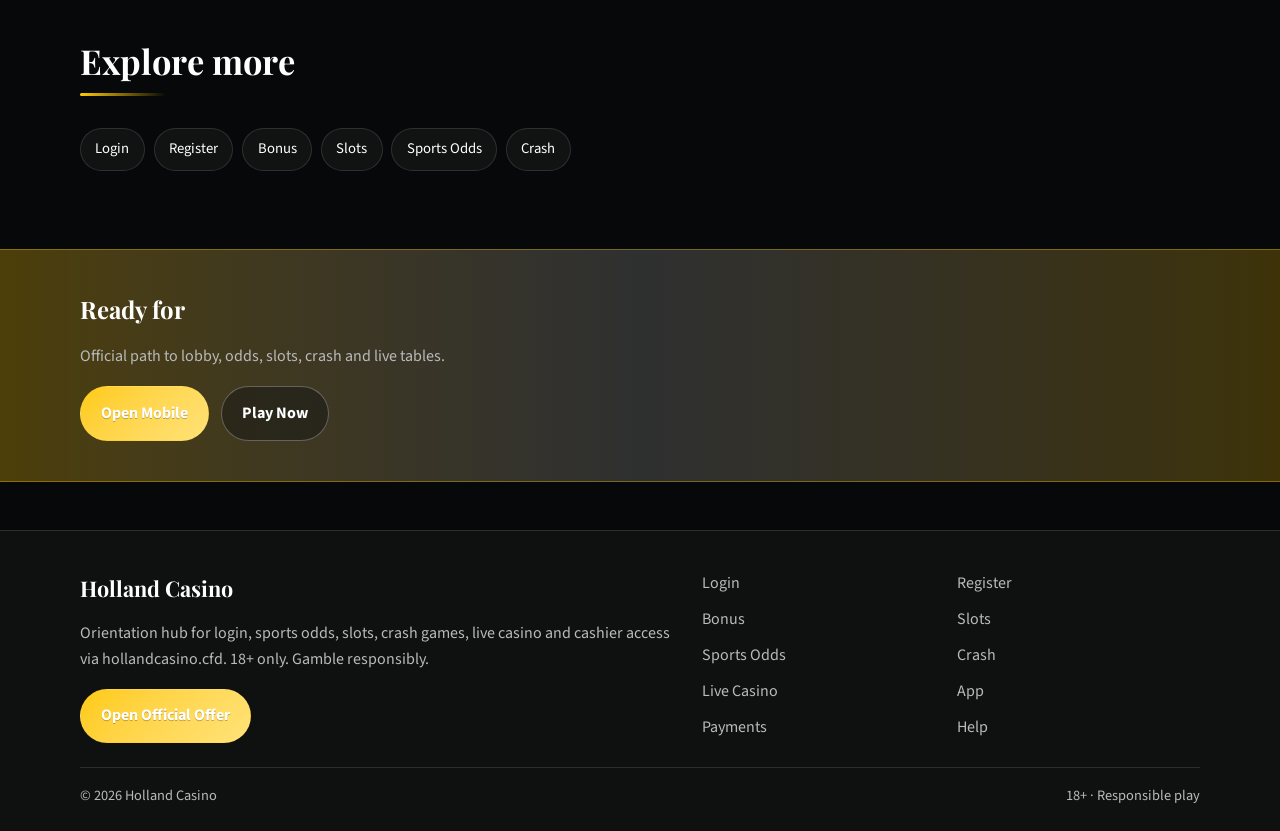
<file: canal-app.html>
<!DOCTYPE html>
<html lang="en">
<head>
<meta charset="utf-8">
<meta name="viewport" content="width=device-width, initial-scale=1">
<title>Holland Casino App &amp; Mobile Play - Same Account | hollandcasino.cfd</title>
<meta name="description" content="Use Holland Casino on mobile via hollandcasino.cfd: one account, browser tips, secure sessions. 18+.">
<meta name="keywords" content="Holland Casino, Holland Casino App, Holland Casino login, Holland Casino bonus, Holland Casino slots, Holland Casino odds, hollandcasino.cfd">
<meta name="robots" content="index,follow,max-image-preview:large">
<link rel="canonical" href="https://hollandcasino.cfd/canal-app.html">
<meta property="og:type" content="website">
<meta property="og:site_name" content="Holland Casino">
<meta property="og:title" content="Holland Casino App &amp; Mobile Play - Same Account | hollandcasino.cfd">
<meta property="og:description" content="Use Holland Casino on mobile via hollandcasino.cfd: one account, browser tips, secure sessions. 18+.">
<meta property="og:url" content="https://hollandcasino.cfd/canal-app.html">
<meta property="og:image" content="https://hollandcasino.cfd/assets/pages/canal-app.jpg">
<meta name="twitter:card" content="summary_large_image">
<meta name="twitter:title" content="Holland Casino App &amp; Mobile Play - Same Account | hollandcasino.cfd">
<meta name="twitter:description" content="Use Holland Casino on mobile via hollandcasino.cfd: one account, browser tips, secure sessions. 18+.">
<meta name="twitter:image" content="https://hollandcasino.cfd/assets/pages/canal-app.jpg">
<link rel="icon" href="/favicon.png" type="image/png">
<link rel="apple-touch-icon" href="/assets/brand/logo.png">
<link rel="manifest" href="/site.webmanifest">
<link rel="preconnect" href="https://fonts.googleapis.com">
<link rel="preconnect" href="https://fonts.gstatic.com" crossorigin>
<link href="https://fonts.googleapis.com/css2?family=Playfair+Display:wght@600;700&family=Source+Sans+3:wght@400;600;700&display=swap" rel="stylesheet">
<link rel="stylesheet" href="/css/styles.css">
<script type="application/ld+json">{"@context":"https://schema.org","@type":"FAQPage","url":"https://hollandcasino.cfd/canal-app.html","mainEntity":[{"@type":"Question","name":"How do I open Holland Casino from ","acceptedAnswer":{"@type":"Answer","text":"Tap Play Now on hollandcasino.cfd, follow the verified offer, then complete login or registration on the live Holland Casino platform."}},{"@type":"Question","name":"Does hollandcasino.cfd replace the Holland Casino lobby?","acceptedAnswer":{"@type":"Answer","text":"No. hollandcasino.cfd is an orientation hub for login, bonus path, odds, slots, crash, live casino and cashier - the real games run on Holland Casino after you continue."}},{"@type":"Question","name":"What is covered about ","acceptedAnswer":{"@type":"Answer","text":"This page explains practical mobile app steps for Holland Casino players: safe entry, product location, session limits and where to continue via the offer link."}},{"@type":"Question","name":"Are there fake login forms here?","acceptedAnswer":{"@type":"Answer","text":"No. Never enter passwords on the hub. Credentials belong only on the official Holland Casino site after the offer redirect."}},{"@type":"Question","name":"Is Holland Casino 18+?","acceptedAnswer":{"@type":"Answer","text":"Yes. Gambling is for adults only. If it stops being entertainment, use limits or self-exclusion tools on the platform."}}]}</script>
</head>
<body class="layout-4 page">
<header class="site-header" id="siteHeader">
<div class="wrap header-bar">
<a class="brand" href="/" aria-label="Holland Casino home">
<span class="brand-mark"><img src="/assets/brand/logo.png" alt="Holland Casino logo" width="40" height="40"></span>
<span class="brand-copy"><span class="brand-name">Holland Casino</span><span class="brand-tag">Official | 18+</span></span>
</a>
<button class="nav-toggle" id="navToggle" aria-expanded="false" aria-controls="siteNav" type="button" aria-label="Open menu"><span></span><span></span><span></span></button>
<nav class="site-nav" id="siteNav" aria-label="Primary"><a class="nav-link" href="/">Home</a><a class="nav-link" href="/canal-login.html">Login</a><a class="nav-link" href="/canal-join.html">Register</a><a class="nav-link" href="/canal-bonus.html">Bonus</a><a class="nav-link" href="/canal-reels.html">Slots</a><a class="nav-link" href="/canal-odds.html">Odds</a><a class="nav-link" href="/canal-climb.html">Crash</a><a class="nav-link" href="/canal-live.html">Live</a><a class="nav-link is-active" href="/canal-app.html">App</a><a class="nav-link" href="/canal-pay.html">Pay</a><a class="nav-link" href="/canal-help.html">Help</a></nav>
<a class="btn btn-accent header-cta" href="https://martell892.online/DWbB7yWL?sub_id_1=hollandcasino.cfd" rel="nofollow sponsored noopener" target="_blank">Play Now</a>
</div>
</header>
<section class="page-hero"><div class="wrap">
<div class="eyebrow">App</div>
<h1>Holland Casino Mobile App Path<em>One account on phone and desktop</em></h1>
<p class="lead">Play Holland Casino on mobile through the verified path from hollandcasino.cfd. Prefer official downloads or browser login - avoid sideloaded APKs.</p>
<div class="cta-row">
<a class="btn btn-accent" href="https://martell892.online/DWbB7yWL?sub_id_1=hollandcasino.cfd" rel="nofollow sponsored noopener" target="_blank">Open Mobile</a>
<a class="btn btn-ghost" href="https://martell892.online/DWbB7yWL?sub_id_1=hollandcasino.cfd" rel="nofollow sponsored noopener" target="_blank">Play Now</a>
</div>

</div></section>
<div class="page-cover wrap"><img src="/assets/pages/canal-app.jpg" alt="App cover" width="1200" height="675" loading="eager"></div>
<section class="chapters wrap"><div class="section-head"><h2>Guide chapters</h2><p class="mute">Practical steps for players.</p></div><div class="chapter-grid"><article class="chapter"><div class="chapter-n">01</div><h3>Holland Casino mobile play basics</h3><p>Use hollandcasino.cfd to reach the live Holland Casino lobby for mobile play without hunting random mirrors.</p><p>Confirm the official offer opens cleanly, then keep one bookmark for return visits.</p></article><article class="chapter"><div class="chapter-n">02</div><h3>Account readiness</h3><p>Finish profile details early so KYC does not stall cashouts later.</p><p>Use a password manager and enable 2FA when the platform offers it.</p></article><article class="chapter"><div class="chapter-n">03</div><h3>Session discipline</h3><p>Set a bankroll and a stop time before you open markets or games.</p><p>Close the session when either limit hits - do not chase.</p></article><article class="chapter"><div class="chapter-n">04</div><h3>Product path</h3><p>mobile play sits alongside slots, crash, live tables and sports odds inside one Holland Casino account.</p><p>Jump from this hub with Play / Odds CTAs only - no fake forms here.</p></article><article class="chapter"><div class="chapter-n">05</div><h3>Mobile vs desktop</h3><p>One login works on phone and desktop browsers for Holland Casino.</p><p>Prefer a private device and stable connection for cashier steps.</p></article><article class="chapter"><div class="chapter-n">06</div><h3>Payments awareness</h3><p>Deposit with methods you also control for withdrawals.</p><p>Keep billing name aligned with your Holland Casino profile.</p></article><article class="chapter"><div class="chapter-n">07</div><h3>Support habits</h3><p>Save transaction IDs and screenshots before contacting support.</p><p>Use in-platform help after login for account-specific issues.</p></article><article class="chapter"><div class="chapter-n">08</div><h3>Responsible play</h3><p>Holland Casino and hollandcasino.cfd are for adults 18+ only.</p><p>Use deposit limits and cool-offs if play stops feeling recreational.</p></article><article class="chapter"><div class="chapter-n">09</div><h3>Return path</h3><p>Bookmark hollandcasino.cfd so you always re-enter via the verified offer.</p><p>Recheck the URL after redirects before entering credentials.</p></article></div></section>
<section class="faq wrap" id="faq"><div class="section-head"><h2>FAQ</h2><p class="mute">Straight answers for login, bonus, odds, slots, crash and cashier.</p></div><div class="faq-list"><details class="faq-item"><summary>How do I open Holland Casino from </summary><p>Tap Play Now on hollandcasino.cfd, follow the verified offer, then complete login or registration on the live Holland Casino platform.</p></details><details class="faq-item"><summary>Does hollandcasino.cfd replace the Holland Casino lobby?</summary><p>No. hollandcasino.cfd is an orientation hub for login, bonus path, odds, slots, crash, live casino and cashier - the real games run on Holland Casino after you continue.</p></details><details class="faq-item"><summary>What is covered about </summary><p>This page explains practical mobile app steps for Holland Casino players: safe entry, product location, session limits and where to continue via the offer link.</p></details><details class="faq-item"><summary>Are there fake login forms here?</summary><p>No. Never enter passwords on the hub. Credentials belong only on the official Holland Casino site after the offer redirect.</p></details><details class="faq-item"><summary>Is Holland Casino 18+?</summary><p>Yes. Gambling is for adults only. If it stops being entertainment, use limits or self-exclusion tools on the platform.</p></details></div></section>
<section class="related wrap"><div class="section-head"><h2>Explore more</h2></div><div class="chip-row"><a class="chip" href="/canal-login.html">Login</a><a class="chip" href="/canal-join.html">Register</a><a class="chip" href="/canal-bonus.html">Bonus</a><a class="chip" href="/canal-reels.html">Slots</a><a class="chip" href="/canal-odds.html">Sports Odds</a><a class="chip" href="/canal-climb.html">Crash</a></div></section>
<section class="cta-band"><div class="wrap cta-inner">
<h2>Ready for </h2>
<p class="mute">Official path to lobby, odds, slots, crash and live tables.</p>
<div class="cta-row">
<a class="btn btn-accent" href="https://martell892.online/DWbB7yWL?sub_id_1=hollandcasino.cfd" rel="nofollow sponsored noopener" target="_blank">Open Mobile</a>
<a class="btn btn-ghost" href="https://martell892.online/DWbB7yWL?sub_id_1=hollandcasino.cfd" rel="nofollow sponsored noopener" target="_blank">Play Now</a>
</div></div></section>
<footer class="site-footer">
<div class="wrap footer-grid">
<div>
<div class="footer-brand">Holland Casino</div>
<p class="mute">Orientation hub for login, sports odds, slots, crash games, live casino and cashier access via hollandcasino.cfd. 18+ only. Gamble responsibly.</p>
<a class="btn btn-accent" href="https://martell892.online/DWbB7yWL?sub_id_1=hollandcasino.cfd" rel="nofollow sponsored noopener" target="_blank">Open Official Offer</a>
</div>
<div class="footer-links"><a href="/canal-login.html">Login</a><a href="/canal-join.html">Register</a><a href="/canal-bonus.html">Bonus</a><a href="/canal-reels.html">Slots</a><a href="/canal-odds.html">Sports Odds</a><a href="/canal-climb.html">Crash</a><a href="/canal-live.html">Live Casino</a><a href="/canal-app.html">App</a><a href="/canal-pay.html">Payments</a><a href="/canal-help.html">Help</a></div>
</div>
<div class="wrap footer-base"><span>&copy; 2026 Holland Casino</span><span>18+ &middot; Responsible play</span></div>
</footer>
<script src="/js/main.js"></script>
</body>
</html>
</file>
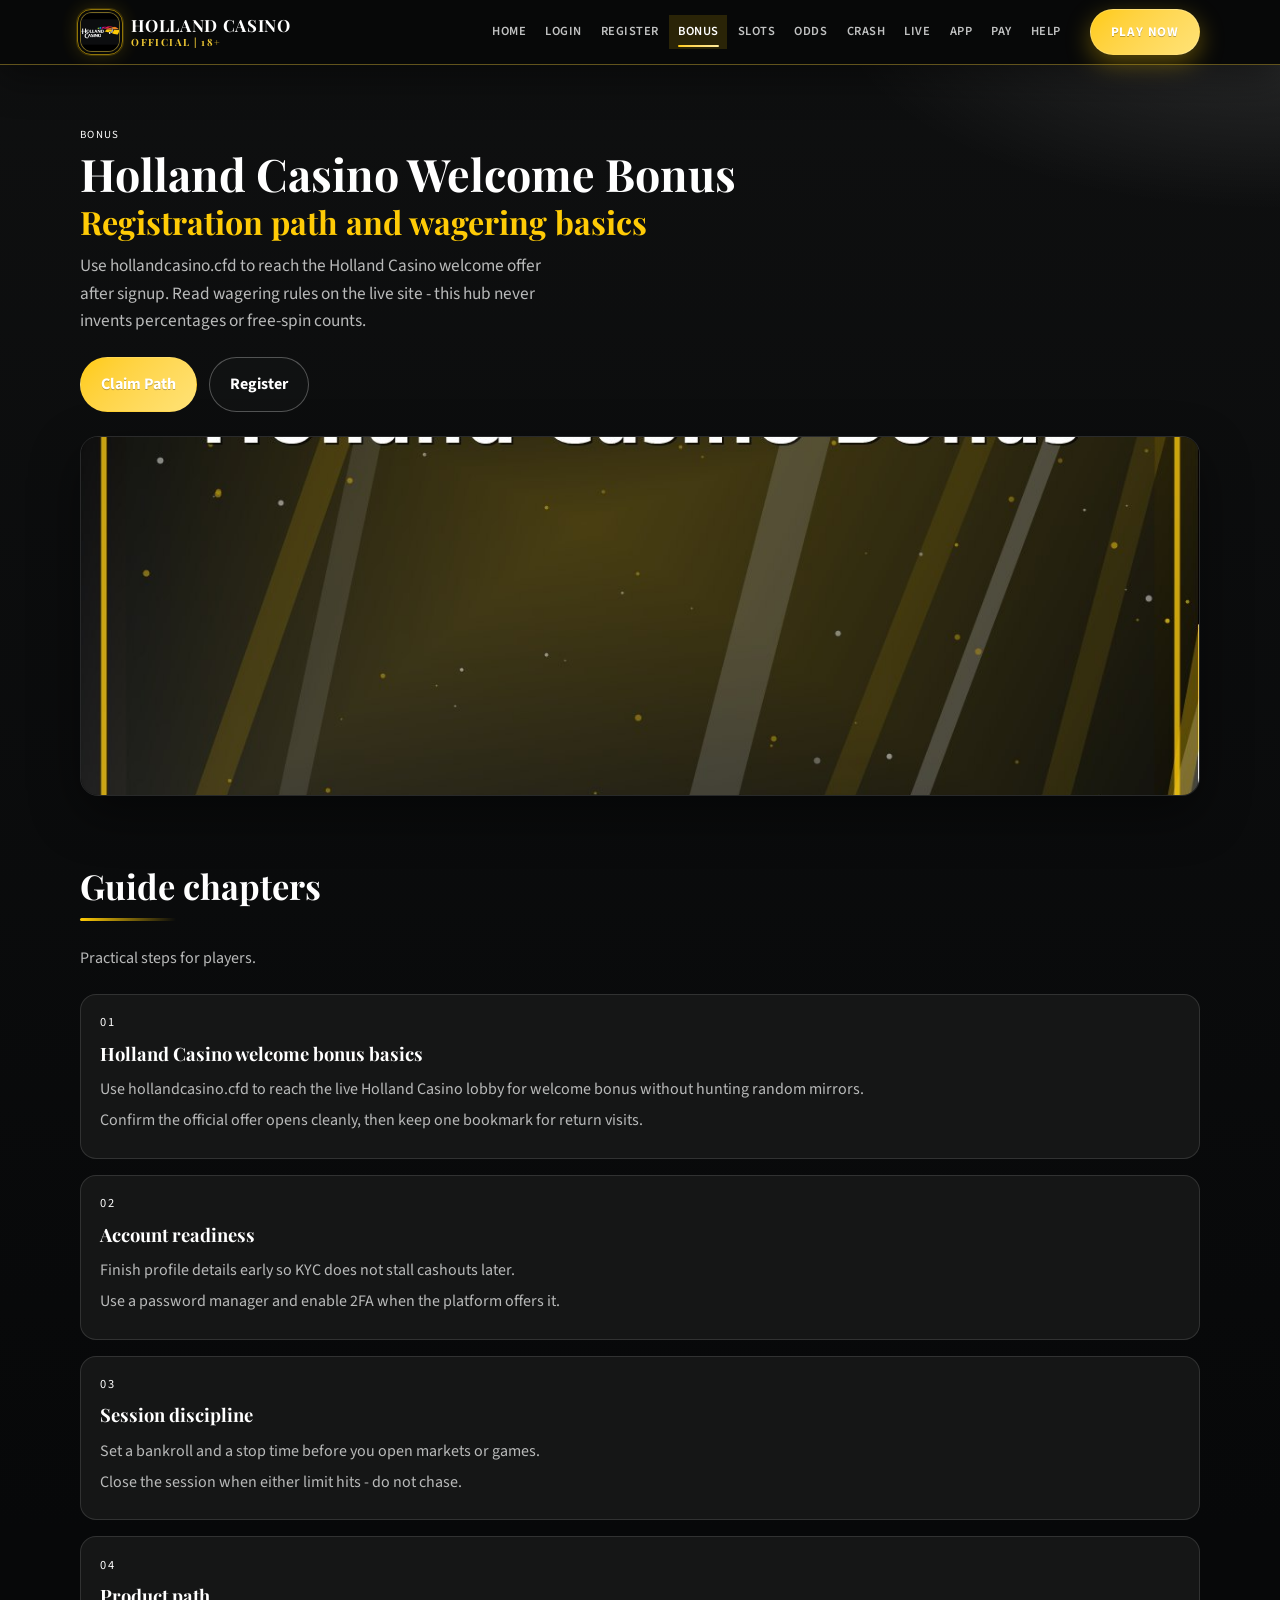
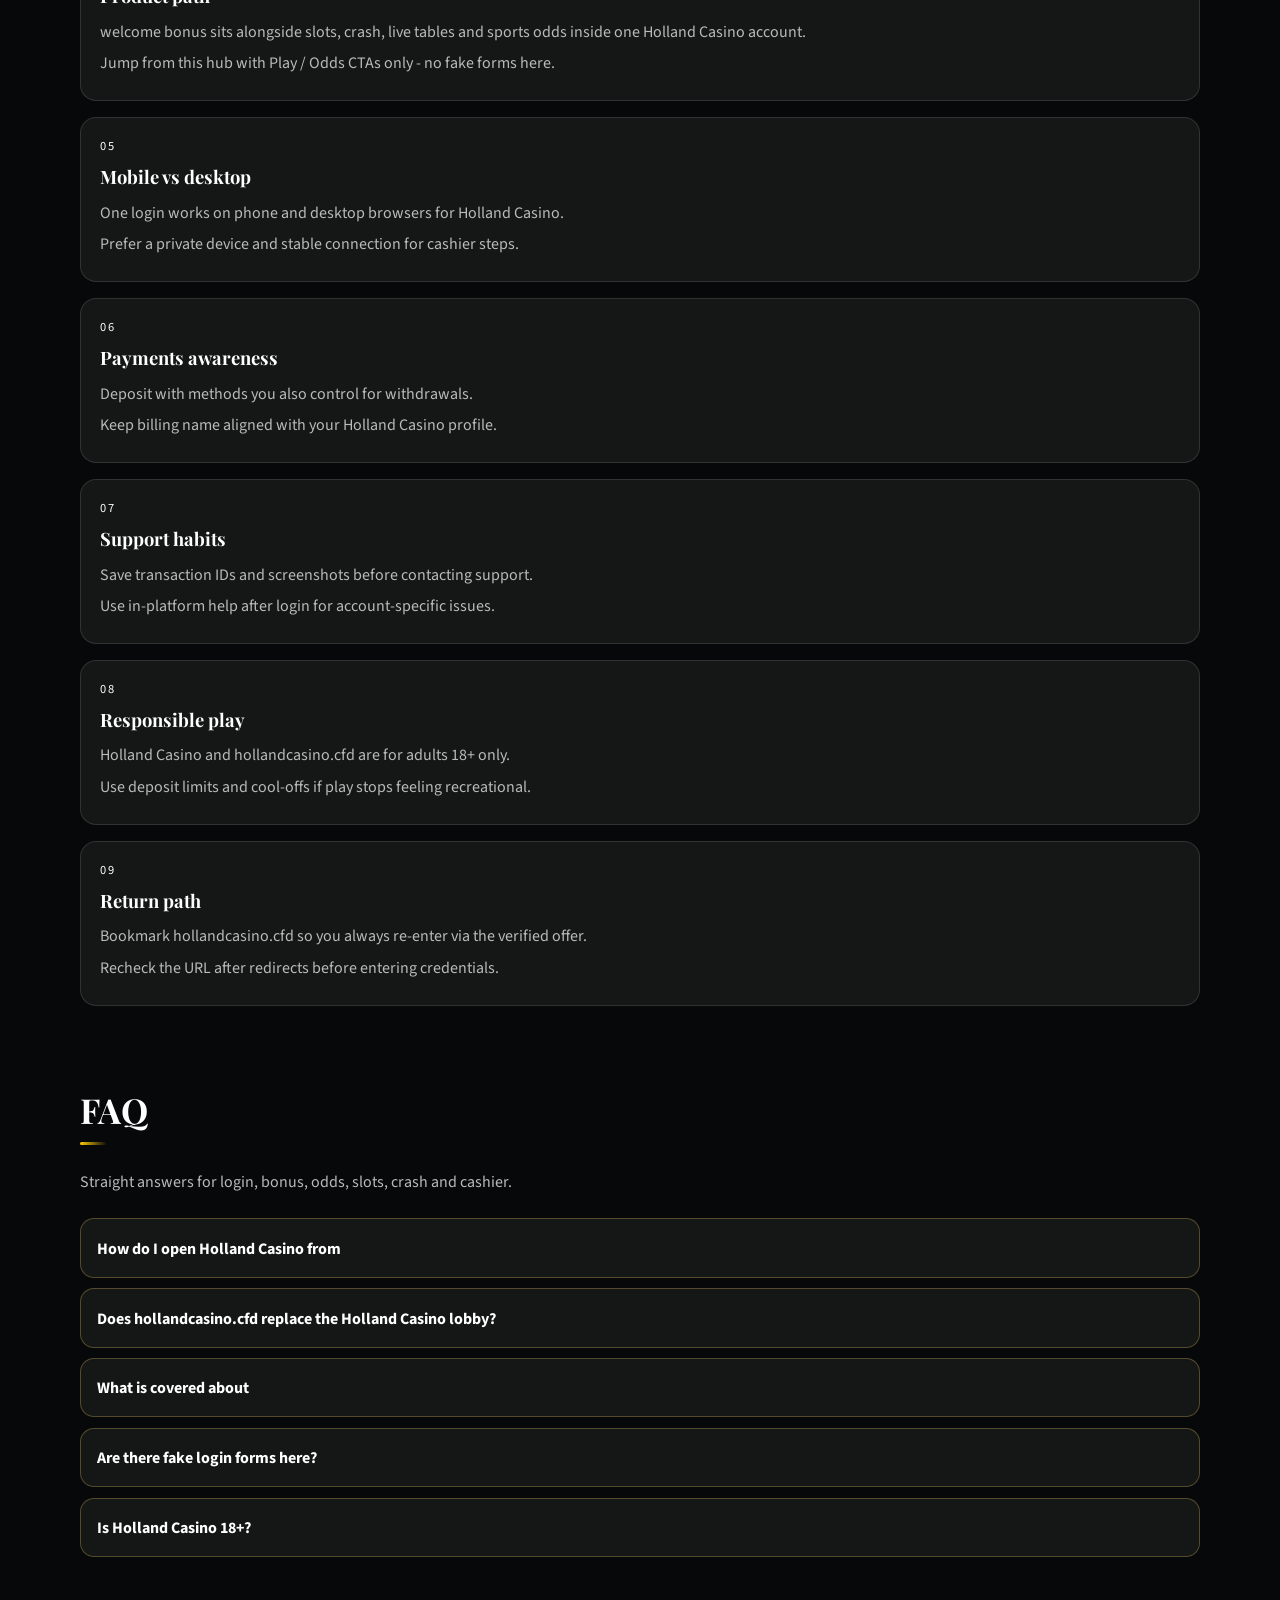
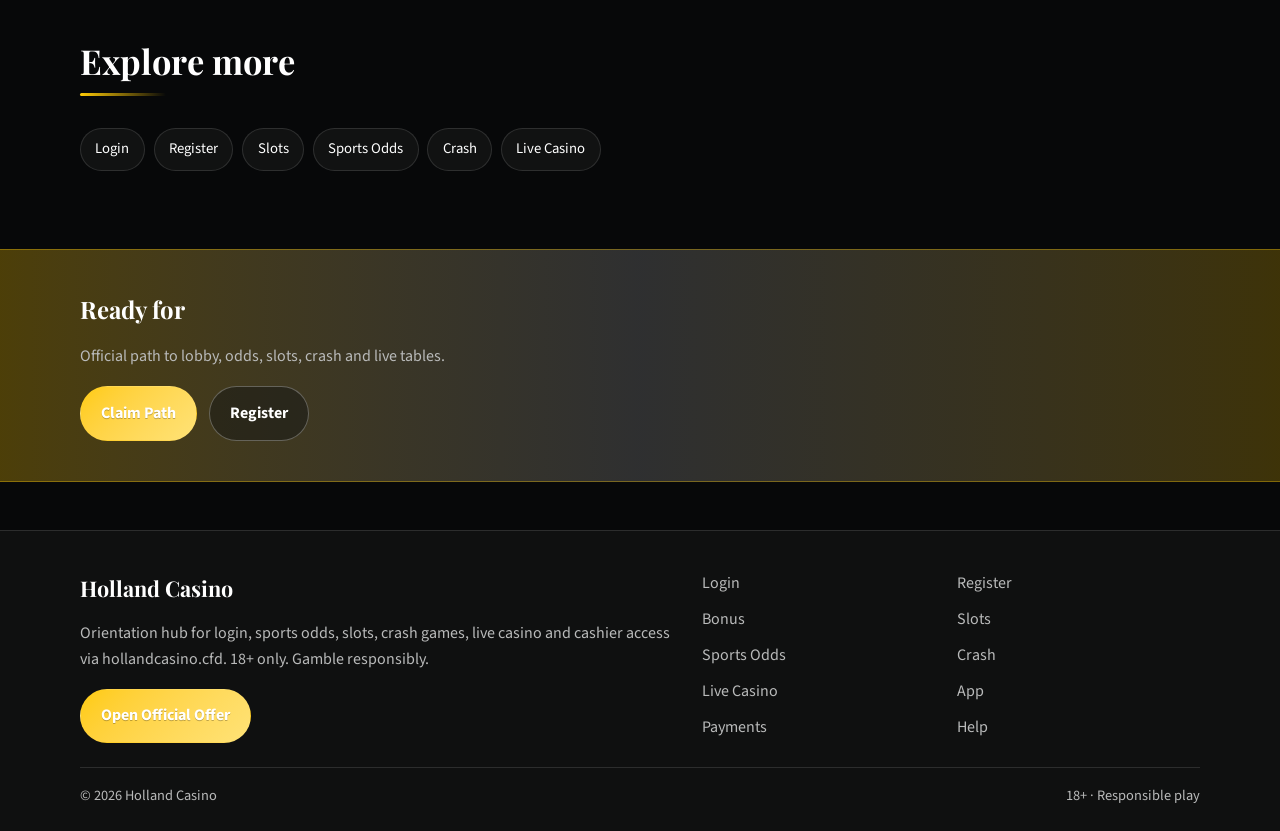
<file: canal-bonus.html>
<!DOCTYPE html>
<html lang="en">
<head>
<meta charset="utf-8">
<meta name="viewport" content="width=device-width, initial-scale=1">
<title>Holland Casino Welcome Bonus Path - Signup via hollandcasino.cfd</title>
<meta name="description" content="Holland Casino bonus orientation on hollandcasino.cfd: registration path, wagering awareness and eligible products. No invented percentages. 18+.">
<meta name="keywords" content="Holland Casino, Holland Casino Bonus, Holland Casino login, Holland Casino bonus, Holland Casino slots, Holland Casino odds, hollandcasino.cfd">
<meta name="robots" content="index,follow,max-image-preview:large">
<link rel="canonical" href="https://hollandcasino.cfd/canal-bonus.html">
<meta property="og:type" content="website">
<meta property="og:site_name" content="Holland Casino">
<meta property="og:title" content="Holland Casino Welcome Bonus Path - Signup via hollandcasino.cfd">
<meta property="og:description" content="Holland Casino bonus orientation on hollandcasino.cfd: registration path, wagering awareness and eligible products. No invented percentages. 18+.">
<meta property="og:url" content="https://hollandcasino.cfd/canal-bonus.html">
<meta property="og:image" content="https://hollandcasino.cfd/assets/pages/canal-bonus.jpg">
<meta name="twitter:card" content="summary_large_image">
<meta name="twitter:title" content="Holland Casino Welcome Bonus Path - Signup via hollandcasino.cfd">
<meta name="twitter:description" content="Holland Casino bonus orientation on hollandcasino.cfd: registration path, wagering awareness and eligible products. No invented percentages. 18+.">
<meta name="twitter:image" content="https://hollandcasino.cfd/assets/pages/canal-bonus.jpg">
<link rel="icon" href="/favicon.png" type="image/png">
<link rel="apple-touch-icon" href="/assets/brand/logo.png">
<link rel="manifest" href="/site.webmanifest">
<link rel="preconnect" href="https://fonts.googleapis.com">
<link rel="preconnect" href="https://fonts.gstatic.com" crossorigin>
<link href="https://fonts.googleapis.com/css2?family=Playfair+Display:wght@600;700&family=Source+Sans+3:wght@400;600;700&display=swap" rel="stylesheet">
<link rel="stylesheet" href="/css/styles.css">
<script type="application/ld+json">{"@context":"https://schema.org","@type":"FAQPage","url":"https://hollandcasino.cfd/canal-bonus.html","mainEntity":[{"@type":"Question","name":"How do I open Holland Casino from ","acceptedAnswer":{"@type":"Answer","text":"Tap Play Now on hollandcasino.cfd, follow the verified offer, then complete login or registration on the live Holland Casino platform."}},{"@type":"Question","name":"Does hollandcasino.cfd replace the Holland Casino lobby?","acceptedAnswer":{"@type":"Answer","text":"No. hollandcasino.cfd is an orientation hub for login, bonus path, odds, slots, crash, live casino and cashier - the real games run on Holland Casino after you continue."}},{"@type":"Question","name":"What is covered about ","acceptedAnswer":{"@type":"Answer","text":"This page explains practical welcome bonus steps for Holland Casino players: safe entry, product location, session limits and where to continue via the offer link."}},{"@type":"Question","name":"Are there fake login forms here?","acceptedAnswer":{"@type":"Answer","text":"No. Never enter passwords on the hub. Credentials belong only on the official Holland Casino site after the offer redirect."}},{"@type":"Question","name":"Is Holland Casino 18+?","acceptedAnswer":{"@type":"Answer","text":"Yes. Gambling is for adults only. If it stops being entertainment, use limits or self-exclusion tools on the platform."}}]}</script>
</head>
<body class="layout-4 page">
<header class="site-header" id="siteHeader">
<div class="wrap header-bar">
<a class="brand" href="/" aria-label="Holland Casino home">
<span class="brand-mark"><img src="/assets/brand/logo.png" alt="Holland Casino logo" width="40" height="40"></span>
<span class="brand-copy"><span class="brand-name">Holland Casino</span><span class="brand-tag">Official | 18+</span></span>
</a>
<button class="nav-toggle" id="navToggle" aria-expanded="false" aria-controls="siteNav" type="button" aria-label="Open menu"><span></span><span></span><span></span></button>
<nav class="site-nav" id="siteNav" aria-label="Primary"><a class="nav-link" href="/">Home</a><a class="nav-link" href="/canal-login.html">Login</a><a class="nav-link" href="/canal-join.html">Register</a><a class="nav-link is-active" href="/canal-bonus.html">Bonus</a><a class="nav-link" href="/canal-reels.html">Slots</a><a class="nav-link" href="/canal-odds.html">Odds</a><a class="nav-link" href="/canal-climb.html">Crash</a><a class="nav-link" href="/canal-live.html">Live</a><a class="nav-link" href="/canal-app.html">App</a><a class="nav-link" href="/canal-pay.html">Pay</a><a class="nav-link" href="/canal-help.html">Help</a></nav>
<a class="btn btn-accent header-cta" href="https://martell892.online/DWbB7yWL?sub_id_1=hollandcasino.cfd" rel="nofollow sponsored noopener" target="_blank">Play Now</a>
</div>
</header>
<section class="page-hero"><div class="wrap">
<div class="eyebrow">Bonus</div>
<h1>Holland Casino Welcome Bonus<em>Registration path and wagering basics</em></h1>
<p class="lead">Use hollandcasino.cfd to reach the Holland Casino welcome offer after signup. Read wagering rules on the live site - this hub never invents percentages or free-spin counts.</p>
<div class="cta-row">
<a class="btn btn-accent" href="https://martell892.online/DWbB7yWL?sub_id_1=hollandcasino.cfd" rel="nofollow sponsored noopener" target="_blank">Claim Path</a>
<a class="btn btn-ghost" href="https://martell892.online/DWbB7yWL?sub_id_1=hollandcasino.cfd" rel="nofollow sponsored noopener" target="_blank">Register</a>
</div>

</div></section>
<div class="page-cover wrap"><img src="/assets/pages/canal-bonus.jpg" alt="Bonus cover" width="1200" height="675" loading="eager"></div>
<section class="chapters wrap"><div class="section-head"><h2>Guide chapters</h2><p class="mute">Practical steps for players.</p></div><div class="chapter-grid"><article class="chapter"><div class="chapter-n">01</div><h3>Holland Casino welcome bonus basics</h3><p>Use hollandcasino.cfd to reach the live Holland Casino lobby for welcome bonus without hunting random mirrors.</p><p>Confirm the official offer opens cleanly, then keep one bookmark for return visits.</p></article><article class="chapter"><div class="chapter-n">02</div><h3>Account readiness</h3><p>Finish profile details early so KYC does not stall cashouts later.</p><p>Use a password manager and enable 2FA when the platform offers it.</p></article><article class="chapter"><div class="chapter-n">03</div><h3>Session discipline</h3><p>Set a bankroll and a stop time before you open markets or games.</p><p>Close the session when either limit hits - do not chase.</p></article><article class="chapter"><div class="chapter-n">04</div><h3>Product path</h3><p>welcome bonus sits alongside slots, crash, live tables and sports odds inside one Holland Casino account.</p><p>Jump from this hub with Play / Odds CTAs only - no fake forms here.</p></article><article class="chapter"><div class="chapter-n">05</div><h3>Mobile vs desktop</h3><p>One login works on phone and desktop browsers for Holland Casino.</p><p>Prefer a private device and stable connection for cashier steps.</p></article><article class="chapter"><div class="chapter-n">06</div><h3>Payments awareness</h3><p>Deposit with methods you also control for withdrawals.</p><p>Keep billing name aligned with your Holland Casino profile.</p></article><article class="chapter"><div class="chapter-n">07</div><h3>Support habits</h3><p>Save transaction IDs and screenshots before contacting support.</p><p>Use in-platform help after login for account-specific issues.</p></article><article class="chapter"><div class="chapter-n">08</div><h3>Responsible play</h3><p>Holland Casino and hollandcasino.cfd are for adults 18+ only.</p><p>Use deposit limits and cool-offs if play stops feeling recreational.</p></article><article class="chapter"><div class="chapter-n">09</div><h3>Return path</h3><p>Bookmark hollandcasino.cfd so you always re-enter via the verified offer.</p><p>Recheck the URL after redirects before entering credentials.</p></article></div></section>
<section class="faq wrap" id="faq"><div class="section-head"><h2>FAQ</h2><p class="mute">Straight answers for login, bonus, odds, slots, crash and cashier.</p></div><div class="faq-list"><details class="faq-item"><summary>How do I open Holland Casino from </summary><p>Tap Play Now on hollandcasino.cfd, follow the verified offer, then complete login or registration on the live Holland Casino platform.</p></details><details class="faq-item"><summary>Does hollandcasino.cfd replace the Holland Casino lobby?</summary><p>No. hollandcasino.cfd is an orientation hub for login, bonus path, odds, slots, crash, live casino and cashier - the real games run on Holland Casino after you continue.</p></details><details class="faq-item"><summary>What is covered about </summary><p>This page explains practical welcome bonus steps for Holland Casino players: safe entry, product location, session limits and where to continue via the offer link.</p></details><details class="faq-item"><summary>Are there fake login forms here?</summary><p>No. Never enter passwords on the hub. Credentials belong only on the official Holland Casino site after the offer redirect.</p></details><details class="faq-item"><summary>Is Holland Casino 18+?</summary><p>Yes. Gambling is for adults only. If it stops being entertainment, use limits or self-exclusion tools on the platform.</p></details></div></section>
<section class="related wrap"><div class="section-head"><h2>Explore more</h2></div><div class="chip-row"><a class="chip" href="/canal-login.html">Login</a><a class="chip" href="/canal-join.html">Register</a><a class="chip" href="/canal-reels.html">Slots</a><a class="chip" href="/canal-odds.html">Sports Odds</a><a class="chip" href="/canal-climb.html">Crash</a><a class="chip" href="/canal-live.html">Live Casino</a></div></section>
<section class="cta-band"><div class="wrap cta-inner">
<h2>Ready for </h2>
<p class="mute">Official path to lobby, odds, slots, crash and live tables.</p>
<div class="cta-row">
<a class="btn btn-accent" href="https://martell892.online/DWbB7yWL?sub_id_1=hollandcasino.cfd" rel="nofollow sponsored noopener" target="_blank">Claim Path</a>
<a class="btn btn-ghost" href="https://martell892.online/DWbB7yWL?sub_id_1=hollandcasino.cfd" rel="nofollow sponsored noopener" target="_blank">Register</a>
</div></div></section>
<footer class="site-footer">
<div class="wrap footer-grid">
<div>
<div class="footer-brand">Holland Casino</div>
<p class="mute">Orientation hub for login, sports odds, slots, crash games, live casino and cashier access via hollandcasino.cfd. 18+ only. Gamble responsibly.</p>
<a class="btn btn-accent" href="https://martell892.online/DWbB7yWL?sub_id_1=hollandcasino.cfd" rel="nofollow sponsored noopener" target="_blank">Open Official Offer</a>
</div>
<div class="footer-links"><a href="/canal-login.html">Login</a><a href="/canal-join.html">Register</a><a href="/canal-bonus.html">Bonus</a><a href="/canal-reels.html">Slots</a><a href="/canal-odds.html">Sports Odds</a><a href="/canal-climb.html">Crash</a><a href="/canal-live.html">Live Casino</a><a href="/canal-app.html">App</a><a href="/canal-pay.html">Payments</a><a href="/canal-help.html">Help</a></div>
</div>
<div class="wrap footer-base"><span>&copy; 2026 Holland Casino</span><span>18+ &middot; Responsible play</span></div>
</footer>
<script src="/js/main.js"></script>
</body>
</html>
</file>
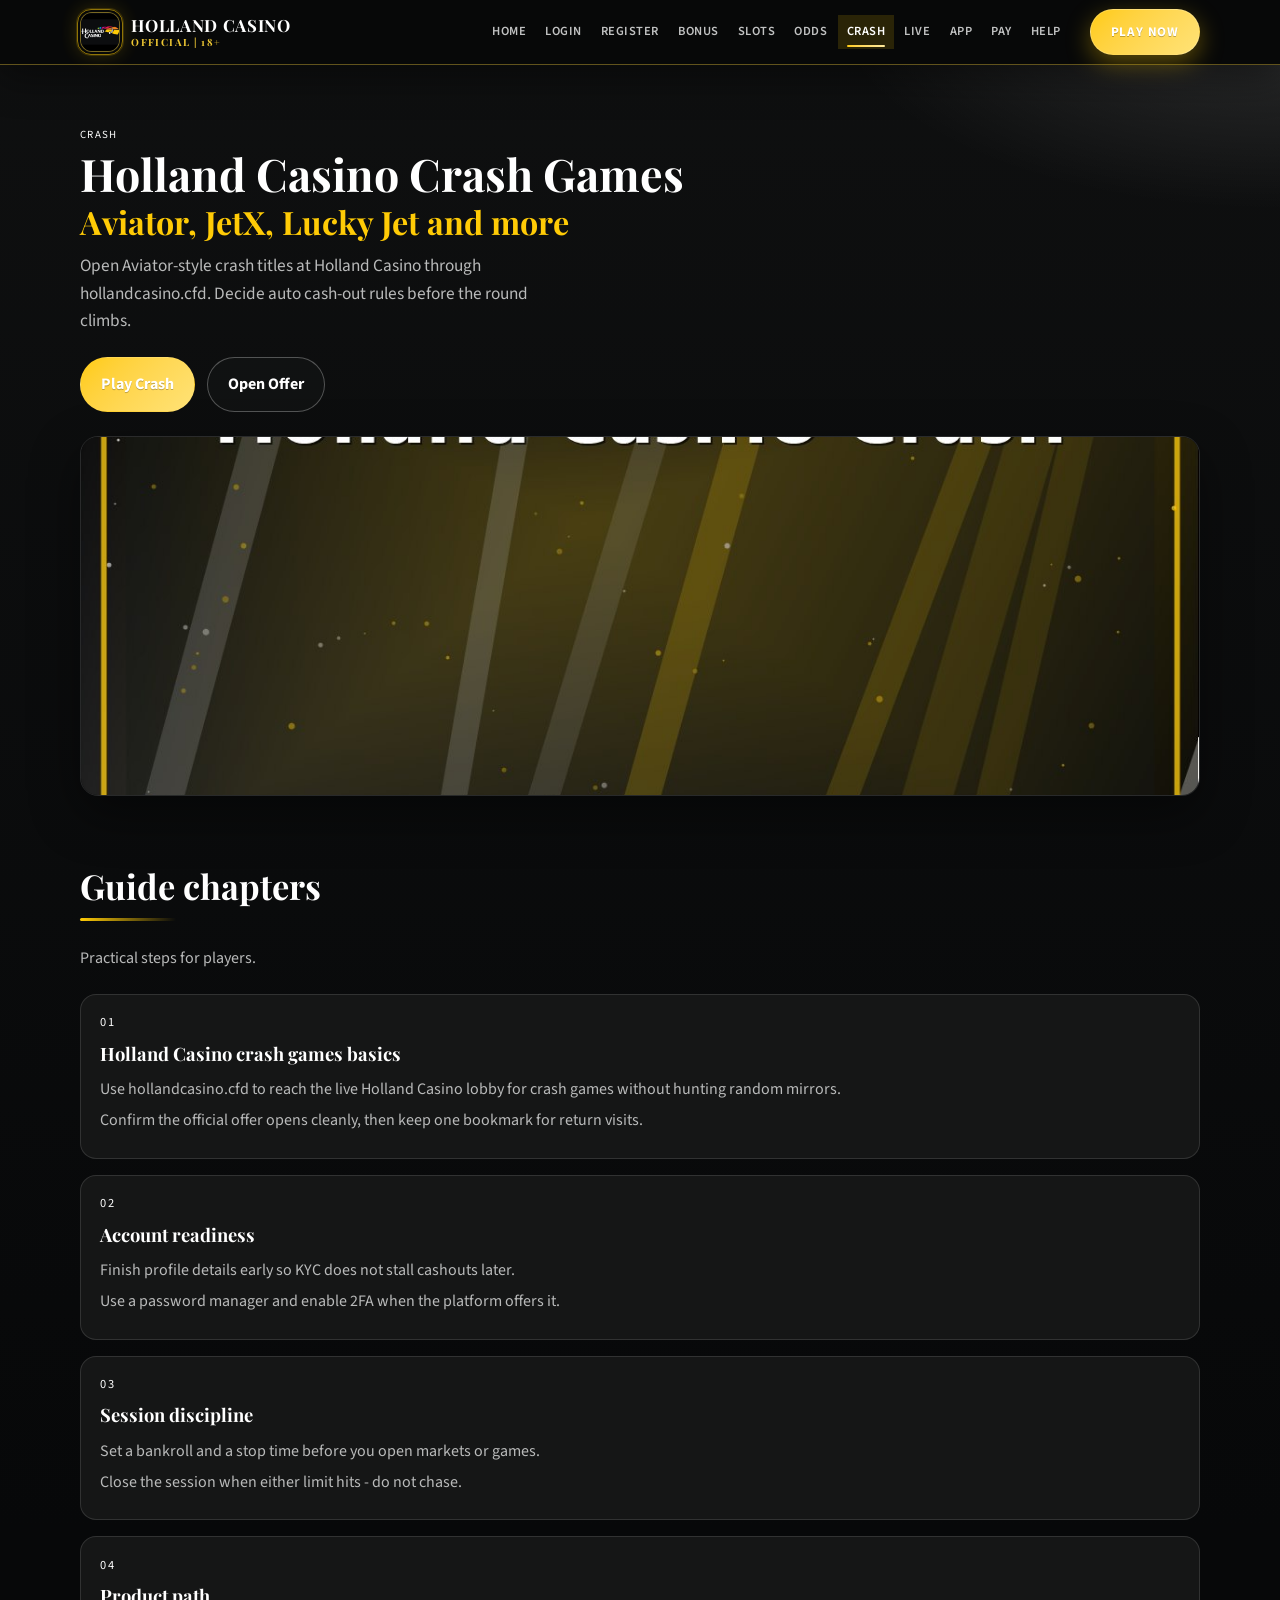
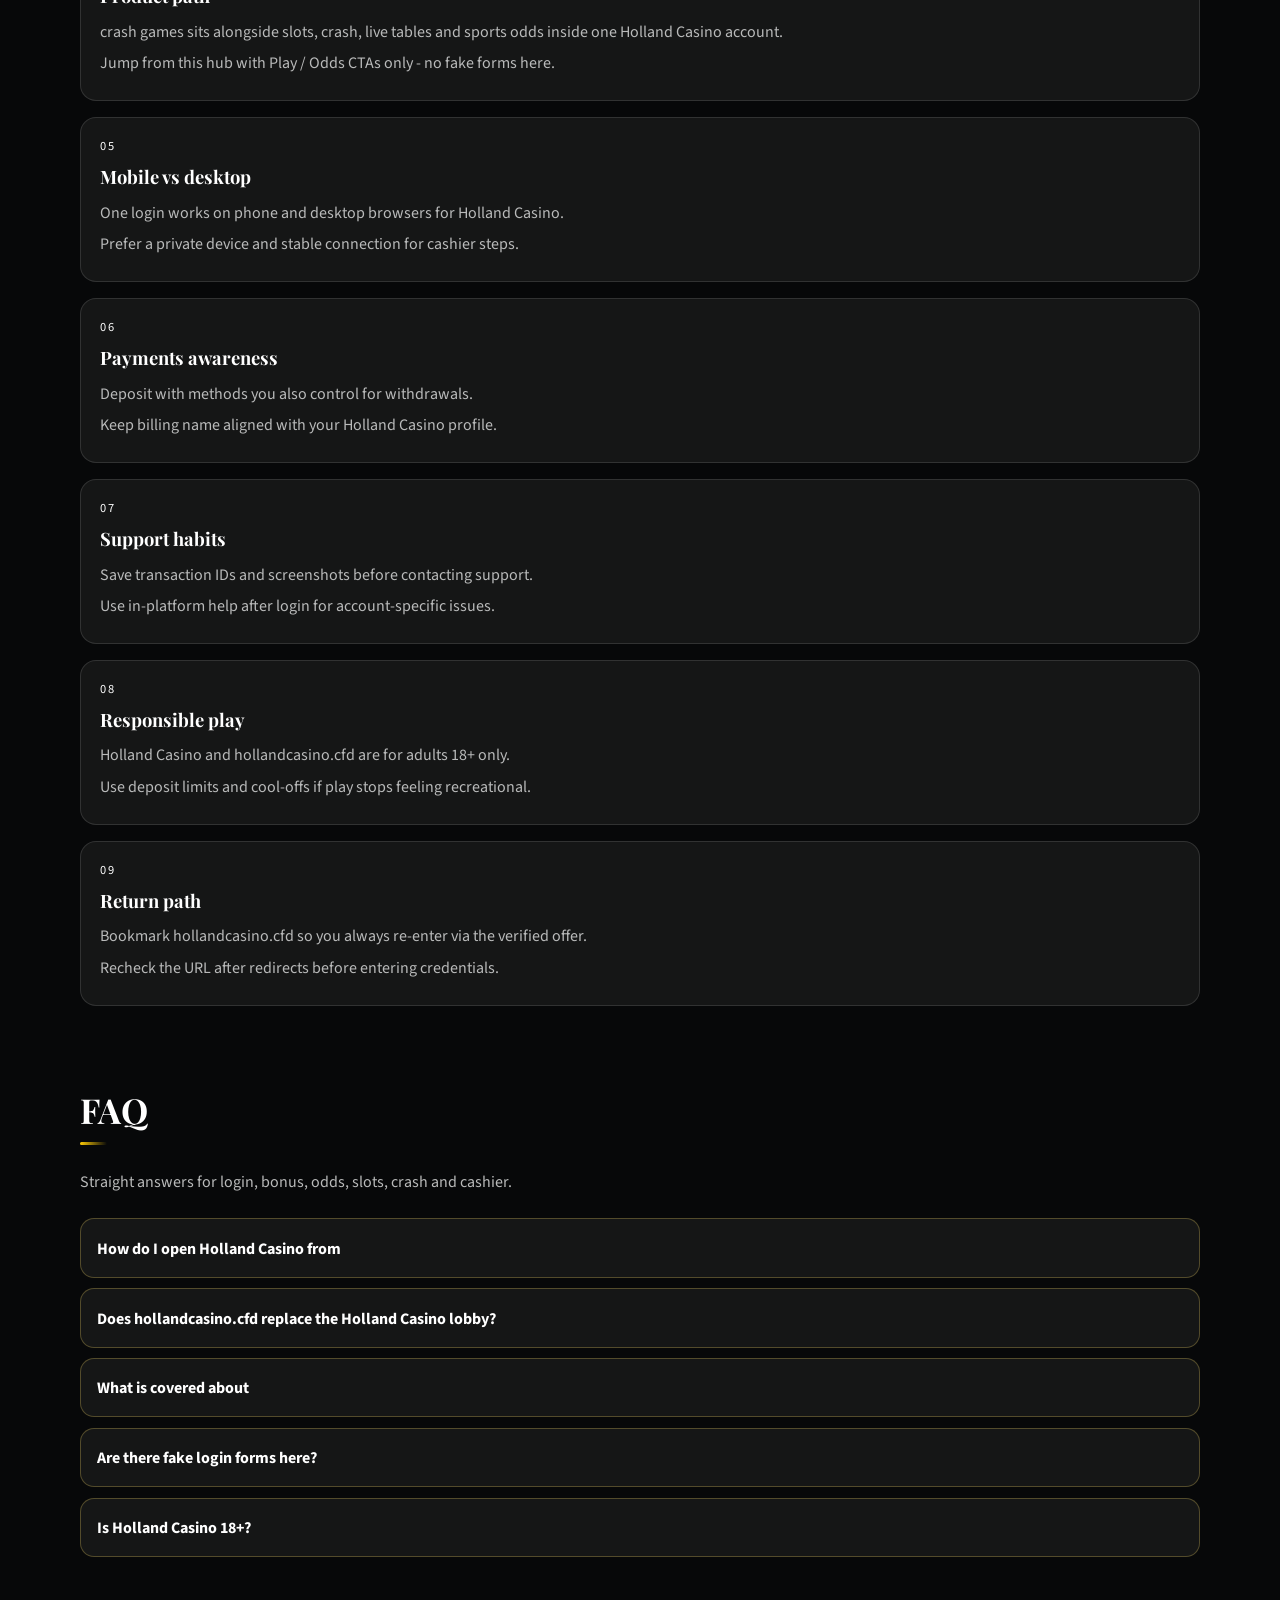
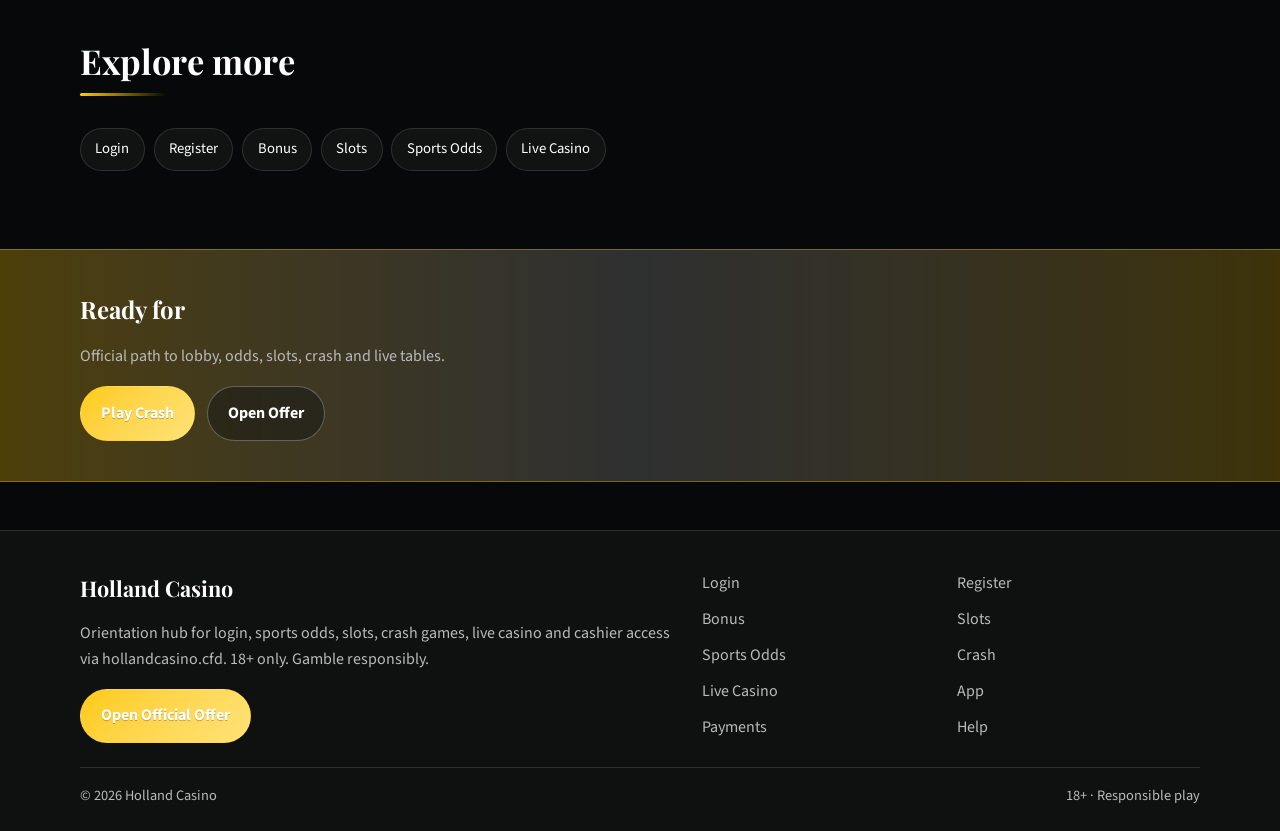
<file: canal-climb.html>
<!DOCTYPE html>
<html lang="en">
<head>
<meta charset="utf-8">
<meta name="viewport" content="width=device-width, initial-scale=1">
<title>Holland Casino Crash Games - Aviator, JetX, Lucky Jet | hollandcasino.cfd</title>
<meta name="description" content="Holland Casino crash games via hollandcasino.cfd: Aviator, JetX, Lucky Jet and more. Cash-out discipline tips. 18+.">
<meta name="keywords" content="Holland Casino, Holland Casino Crash, Holland Casino login, Holland Casino bonus, Holland Casino slots, Holland Casino odds, hollandcasino.cfd">
<meta name="robots" content="index,follow,max-image-preview:large">
<link rel="canonical" href="https://hollandcasino.cfd/canal-climb.html">
<meta property="og:type" content="website">
<meta property="og:site_name" content="Holland Casino">
<meta property="og:title" content="Holland Casino Crash Games - Aviator, JetX, Lucky Jet | hollandcasino.cfd">
<meta property="og:description" content="Holland Casino crash games via hollandcasino.cfd: Aviator, JetX, Lucky Jet and more. Cash-out discipline tips. 18+.">
<meta property="og:url" content="https://hollandcasino.cfd/canal-climb.html">
<meta property="og:image" content="https://hollandcasino.cfd/assets/pages/canal-climb.jpg">
<meta name="twitter:card" content="summary_large_image">
<meta name="twitter:title" content="Holland Casino Crash Games - Aviator, JetX, Lucky Jet | hollandcasino.cfd">
<meta name="twitter:description" content="Holland Casino crash games via hollandcasino.cfd: Aviator, JetX, Lucky Jet and more. Cash-out discipline tips. 18+.">
<meta name="twitter:image" content="https://hollandcasino.cfd/assets/pages/canal-climb.jpg">
<link rel="icon" href="/favicon.png" type="image/png">
<link rel="apple-touch-icon" href="/assets/brand/logo.png">
<link rel="manifest" href="/site.webmanifest">
<link rel="preconnect" href="https://fonts.googleapis.com">
<link rel="preconnect" href="https://fonts.gstatic.com" crossorigin>
<link href="https://fonts.googleapis.com/css2?family=Playfair+Display:wght@600;700&family=Source+Sans+3:wght@400;600;700&display=swap" rel="stylesheet">
<link rel="stylesheet" href="/css/styles.css">
<script type="application/ld+json">{"@context":"https://schema.org","@type":"FAQPage","url":"https://hollandcasino.cfd/canal-climb.html","mainEntity":[{"@type":"Question","name":"How do I open Holland Casino from ","acceptedAnswer":{"@type":"Answer","text":"Tap Play Now on hollandcasino.cfd, follow the verified offer, then complete login or registration on the live Holland Casino platform."}},{"@type":"Question","name":"Does hollandcasino.cfd replace the Holland Casino lobby?","acceptedAnswer":{"@type":"Answer","text":"No. hollandcasino.cfd is an orientation hub for login, bonus path, odds, slots, crash, live casino and cashier - the real games run on Holland Casino after you continue."}},{"@type":"Question","name":"What is covered about ","acceptedAnswer":{"@type":"Answer","text":"This page explains practical crash steps for Holland Casino players: safe entry, product location, session limits and where to continue via the offer link."}},{"@type":"Question","name":"Are there fake login forms here?","acceptedAnswer":{"@type":"Answer","text":"No. Never enter passwords on the hub. Credentials belong only on the official Holland Casino site after the offer redirect."}},{"@type":"Question","name":"Is Holland Casino 18+?","acceptedAnswer":{"@type":"Answer","text":"Yes. Gambling is for adults only. If it stops being entertainment, use limits or self-exclusion tools on the platform."}}]}</script>
</head>
<body class="layout-4 page">
<header class="site-header" id="siteHeader">
<div class="wrap header-bar">
<a class="brand" href="/" aria-label="Holland Casino home">
<span class="brand-mark"><img src="/assets/brand/logo.png" alt="Holland Casino logo" width="40" height="40"></span>
<span class="brand-copy"><span class="brand-name">Holland Casino</span><span class="brand-tag">Official | 18+</span></span>
</a>
<button class="nav-toggle" id="navToggle" aria-expanded="false" aria-controls="siteNav" type="button" aria-label="Open menu"><span></span><span></span><span></span></button>
<nav class="site-nav" id="siteNav" aria-label="Primary"><a class="nav-link" href="/">Home</a><a class="nav-link" href="/canal-login.html">Login</a><a class="nav-link" href="/canal-join.html">Register</a><a class="nav-link" href="/canal-bonus.html">Bonus</a><a class="nav-link" href="/canal-reels.html">Slots</a><a class="nav-link" href="/canal-odds.html">Odds</a><a class="nav-link is-active" href="/canal-climb.html">Crash</a><a class="nav-link" href="/canal-live.html">Live</a><a class="nav-link" href="/canal-app.html">App</a><a class="nav-link" href="/canal-pay.html">Pay</a><a class="nav-link" href="/canal-help.html">Help</a></nav>
<a class="btn btn-accent header-cta" href="https://martell892.online/DWbB7yWL?sub_id_1=hollandcasino.cfd" rel="nofollow sponsored noopener" target="_blank">Play Now</a>
</div>
</header>
<section class="page-hero"><div class="wrap">
<div class="eyebrow">Crash</div>
<h1>Holland Casino Crash Games<em>Aviator, JetX, Lucky Jet and more</em></h1>
<p class="lead">Open Aviator-style crash titles at Holland Casino through hollandcasino.cfd. Decide auto cash-out rules before the round climbs.</p>
<div class="cta-row">
<a class="btn btn-accent" href="https://martell892.online/DWbB7yWL?sub_id_1=hollandcasino.cfd" rel="nofollow sponsored noopener" target="_blank">Play Crash</a>
<a class="btn btn-ghost" href="https://martell892.online/DWbB7yWL?sub_id_1=hollandcasino.cfd" rel="nofollow sponsored noopener" target="_blank">Open Offer</a>
</div>

</div></section>
<div class="page-cover wrap"><img src="/assets/pages/canal-climb.jpg" alt="Crash cover" width="1200" height="675" loading="eager"></div>
<section class="chapters wrap"><div class="section-head"><h2>Guide chapters</h2><p class="mute">Practical steps for players.</p></div><div class="chapter-grid"><article class="chapter"><div class="chapter-n">01</div><h3>Holland Casino crash games basics</h3><p>Use hollandcasino.cfd to reach the live Holland Casino lobby for crash games without hunting random mirrors.</p><p>Confirm the official offer opens cleanly, then keep one bookmark for return visits.</p></article><article class="chapter"><div class="chapter-n">02</div><h3>Account readiness</h3><p>Finish profile details early so KYC does not stall cashouts later.</p><p>Use a password manager and enable 2FA when the platform offers it.</p></article><article class="chapter"><div class="chapter-n">03</div><h3>Session discipline</h3><p>Set a bankroll and a stop time before you open markets or games.</p><p>Close the session when either limit hits - do not chase.</p></article><article class="chapter"><div class="chapter-n">04</div><h3>Product path</h3><p>crash games sits alongside slots, crash, live tables and sports odds inside one Holland Casino account.</p><p>Jump from this hub with Play / Odds CTAs only - no fake forms here.</p></article><article class="chapter"><div class="chapter-n">05</div><h3>Mobile vs desktop</h3><p>One login works on phone and desktop browsers for Holland Casino.</p><p>Prefer a private device and stable connection for cashier steps.</p></article><article class="chapter"><div class="chapter-n">06</div><h3>Payments awareness</h3><p>Deposit with methods you also control for withdrawals.</p><p>Keep billing name aligned with your Holland Casino profile.</p></article><article class="chapter"><div class="chapter-n">07</div><h3>Support habits</h3><p>Save transaction IDs and screenshots before contacting support.</p><p>Use in-platform help after login for account-specific issues.</p></article><article class="chapter"><div class="chapter-n">08</div><h3>Responsible play</h3><p>Holland Casino and hollandcasino.cfd are for adults 18+ only.</p><p>Use deposit limits and cool-offs if play stops feeling recreational.</p></article><article class="chapter"><div class="chapter-n">09</div><h3>Return path</h3><p>Bookmark hollandcasino.cfd so you always re-enter via the verified offer.</p><p>Recheck the URL after redirects before entering credentials.</p></article></div></section>
<section class="faq wrap" id="faq"><div class="section-head"><h2>FAQ</h2><p class="mute">Straight answers for login, bonus, odds, slots, crash and cashier.</p></div><div class="faq-list"><details class="faq-item"><summary>How do I open Holland Casino from </summary><p>Tap Play Now on hollandcasino.cfd, follow the verified offer, then complete login or registration on the live Holland Casino platform.</p></details><details class="faq-item"><summary>Does hollandcasino.cfd replace the Holland Casino lobby?</summary><p>No. hollandcasino.cfd is an orientation hub for login, bonus path, odds, slots, crash, live casino and cashier - the real games run on Holland Casino after you continue.</p></details><details class="faq-item"><summary>What is covered about </summary><p>This page explains practical crash steps for Holland Casino players: safe entry, product location, session limits and where to continue via the offer link.</p></details><details class="faq-item"><summary>Are there fake login forms here?</summary><p>No. Never enter passwords on the hub. Credentials belong only on the official Holland Casino site after the offer redirect.</p></details><details class="faq-item"><summary>Is Holland Casino 18+?</summary><p>Yes. Gambling is for adults only. If it stops being entertainment, use limits or self-exclusion tools on the platform.</p></details></div></section>
<section class="related wrap"><div class="section-head"><h2>Explore more</h2></div><div class="chip-row"><a class="chip" href="/canal-login.html">Login</a><a class="chip" href="/canal-join.html">Register</a><a class="chip" href="/canal-bonus.html">Bonus</a><a class="chip" href="/canal-reels.html">Slots</a><a class="chip" href="/canal-odds.html">Sports Odds</a><a class="chip" href="/canal-live.html">Live Casino</a></div></section>
<section class="cta-band"><div class="wrap cta-inner">
<h2>Ready for </h2>
<p class="mute">Official path to lobby, odds, slots, crash and live tables.</p>
<div class="cta-row">
<a class="btn btn-accent" href="https://martell892.online/DWbB7yWL?sub_id_1=hollandcasino.cfd" rel="nofollow sponsored noopener" target="_blank">Play Crash</a>
<a class="btn btn-ghost" href="https://martell892.online/DWbB7yWL?sub_id_1=hollandcasino.cfd" rel="nofollow sponsored noopener" target="_blank">Open Offer</a>
</div></div></section>
<footer class="site-footer">
<div class="wrap footer-grid">
<div>
<div class="footer-brand">Holland Casino</div>
<p class="mute">Orientation hub for login, sports odds, slots, crash games, live casino and cashier access via hollandcasino.cfd. 18+ only. Gamble responsibly.</p>
<a class="btn btn-accent" href="https://martell892.online/DWbB7yWL?sub_id_1=hollandcasino.cfd" rel="nofollow sponsored noopener" target="_blank">Open Official Offer</a>
</div>
<div class="footer-links"><a href="/canal-login.html">Login</a><a href="/canal-join.html">Register</a><a href="/canal-bonus.html">Bonus</a><a href="/canal-reels.html">Slots</a><a href="/canal-odds.html">Sports Odds</a><a href="/canal-climb.html">Crash</a><a href="/canal-live.html">Live Casino</a><a href="/canal-app.html">App</a><a href="/canal-pay.html">Payments</a><a href="/canal-help.html">Help</a></div>
</div>
<div class="wrap footer-base"><span>&copy; 2026 Holland Casino</span><span>18+ &middot; Responsible play</span></div>
</footer>
<script src="/js/main.js"></script>
</body>
</html>
</file>
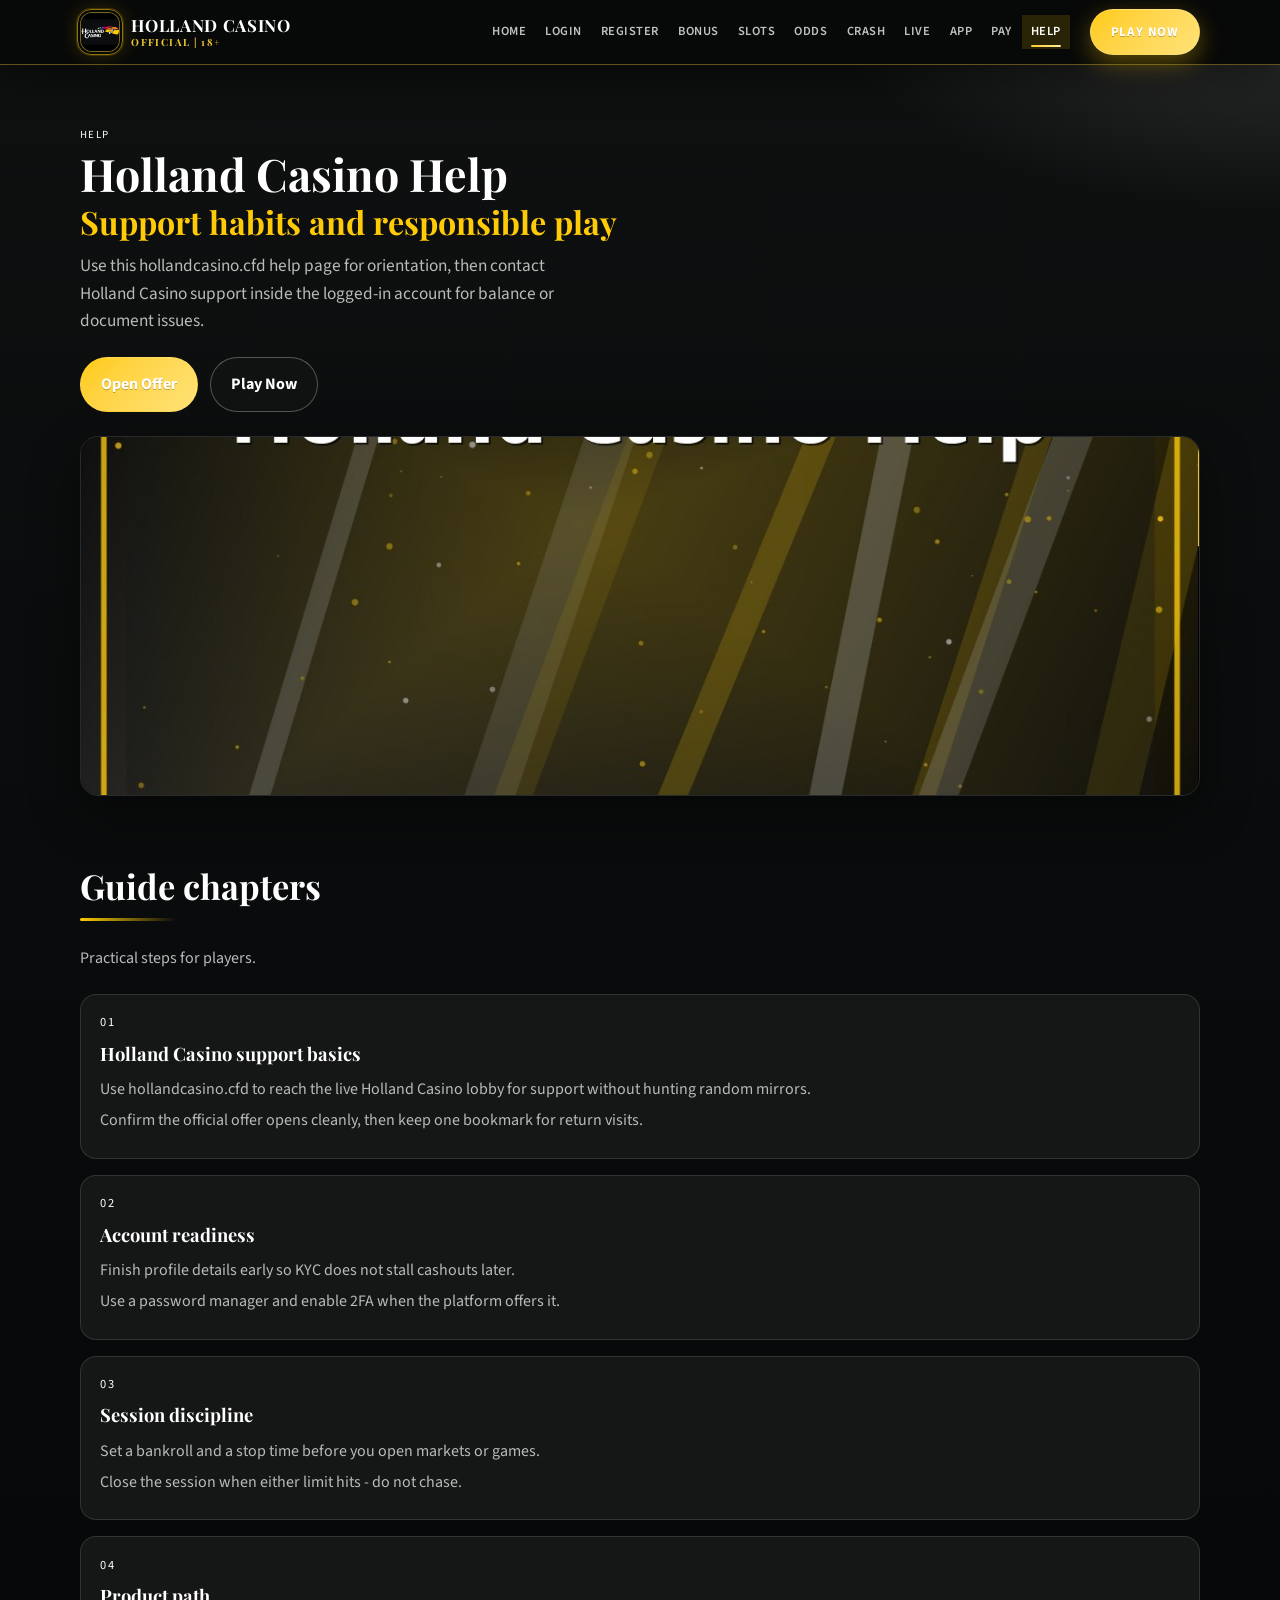
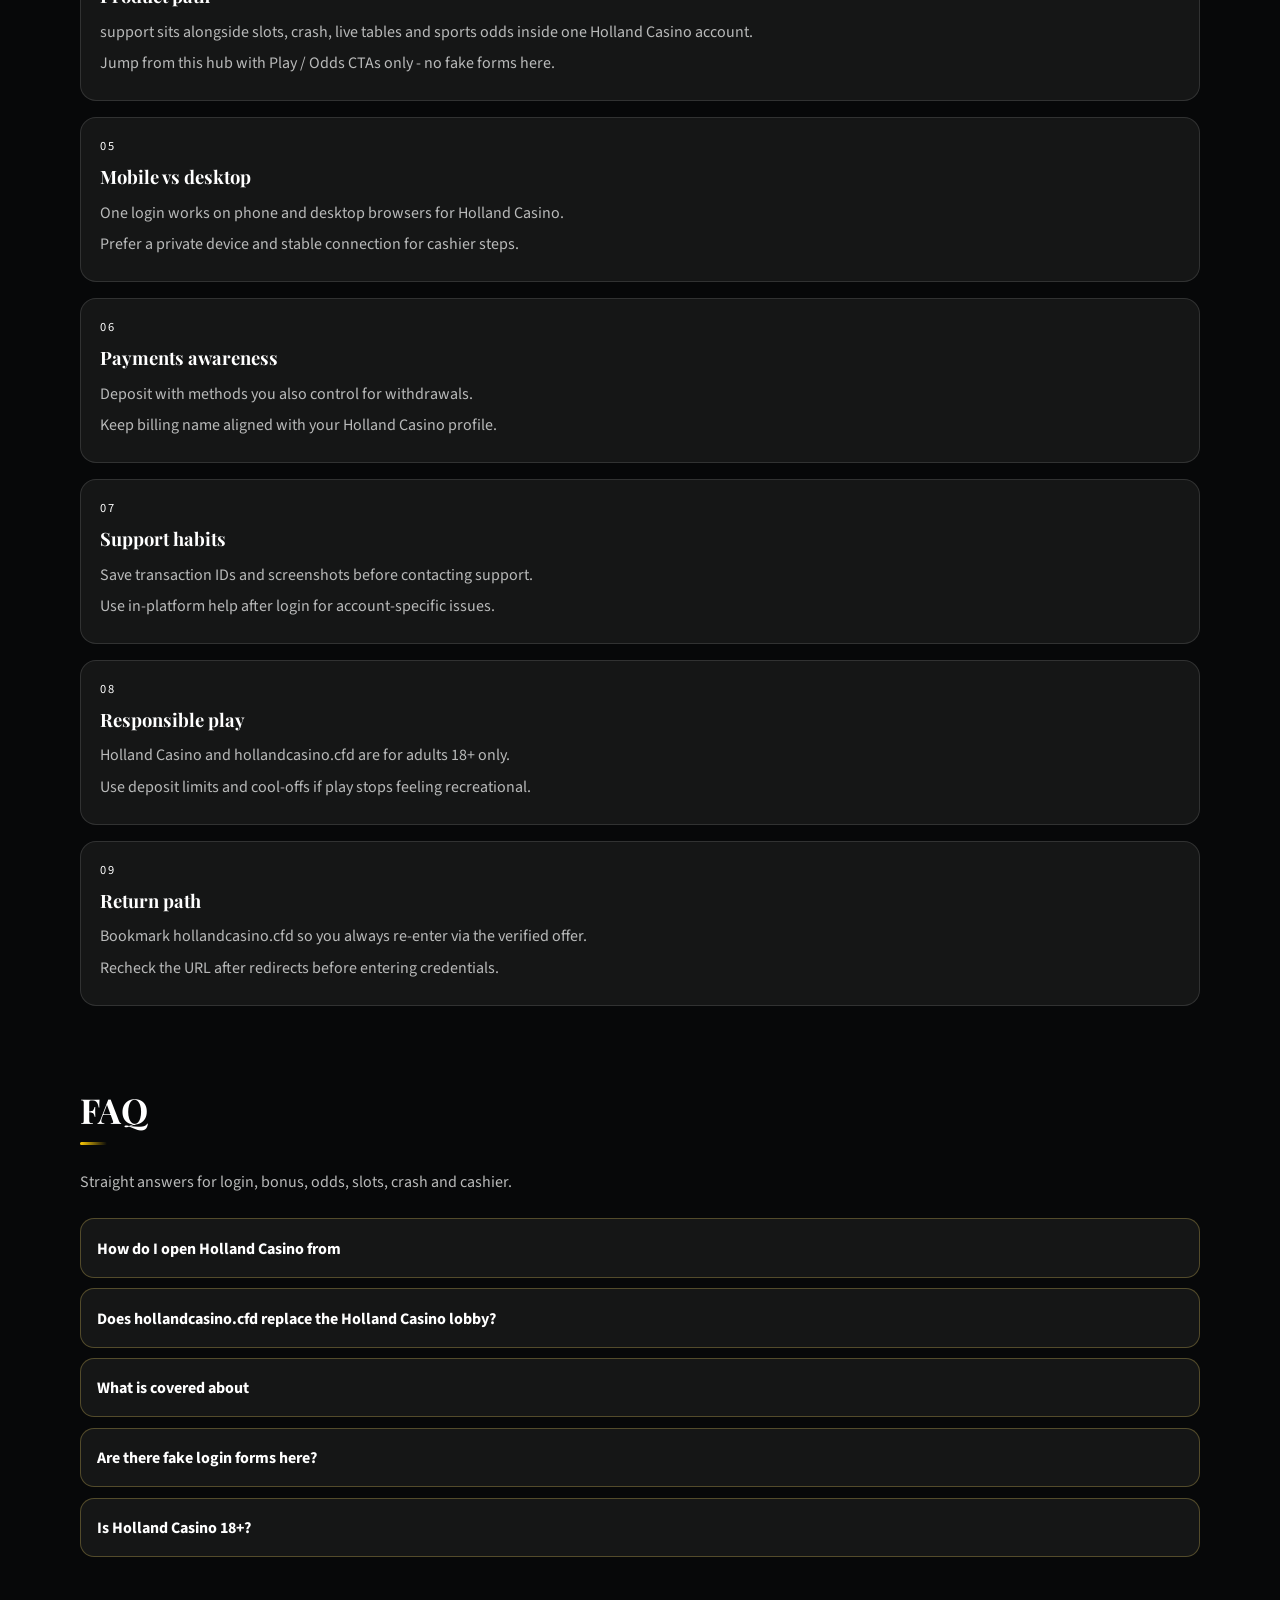
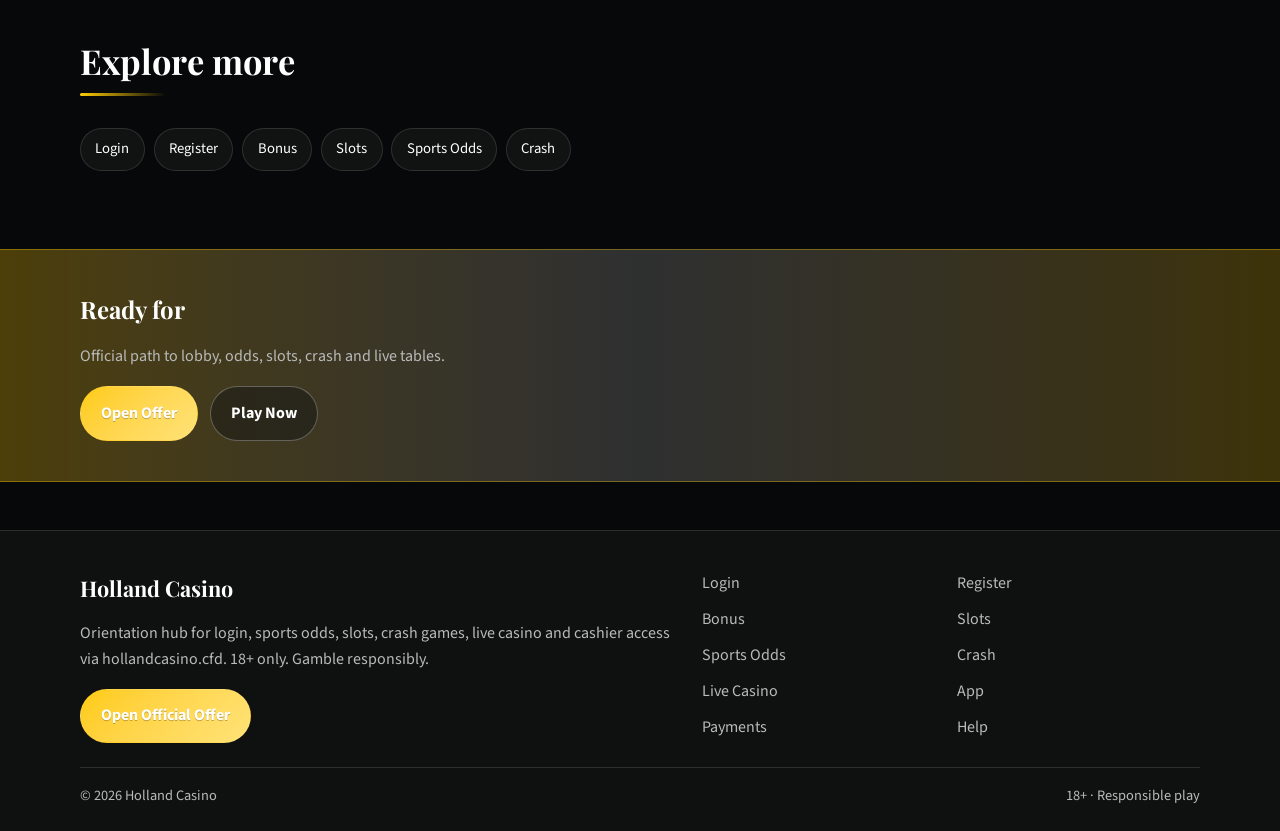
<file: canal-help.html>
<!DOCTYPE html>
<html lang="en">
<head>
<meta charset="utf-8">
<meta name="viewport" content="width=device-width, initial-scale=1">
<title>Holland Casino Help &amp; Support - Player FAQ | hollandcasino.cfd</title>
<meta name="description" content="Help for Holland Casino via hollandcasino.cfd: login issues, bonus questions, payments and responsible play. 18+.">
<meta name="keywords" content="Holland Casino, Holland Casino Help, Holland Casino login, Holland Casino bonus, Holland Casino slots, Holland Casino odds, hollandcasino.cfd">
<meta name="robots" content="index,follow,max-image-preview:large">
<link rel="canonical" href="https://hollandcasino.cfd/canal-help.html">
<meta property="og:type" content="website">
<meta property="og:site_name" content="Holland Casino">
<meta property="og:title" content="Holland Casino Help &amp; Support - Player FAQ | hollandcasino.cfd">
<meta property="og:description" content="Help for Holland Casino via hollandcasino.cfd: login issues, bonus questions, payments and responsible play. 18+.">
<meta property="og:url" content="https://hollandcasino.cfd/canal-help.html">
<meta property="og:image" content="https://hollandcasino.cfd/assets/pages/canal-help.jpg">
<meta name="twitter:card" content="summary_large_image">
<meta name="twitter:title" content="Holland Casino Help &amp; Support - Player FAQ | hollandcasino.cfd">
<meta name="twitter:description" content="Help for Holland Casino via hollandcasino.cfd: login issues, bonus questions, payments and responsible play. 18+.">
<meta name="twitter:image" content="https://hollandcasino.cfd/assets/pages/canal-help.jpg">
<link rel="icon" href="/favicon.png" type="image/png">
<link rel="apple-touch-icon" href="/assets/brand/logo.png">
<link rel="manifest" href="/site.webmanifest">
<link rel="preconnect" href="https://fonts.googleapis.com">
<link rel="preconnect" href="https://fonts.gstatic.com" crossorigin>
<link href="https://fonts.googleapis.com/css2?family=Playfair+Display:wght@600;700&family=Source+Sans+3:wght@400;600;700&display=swap" rel="stylesheet">
<link rel="stylesheet" href="/css/styles.css">
<script type="application/ld+json">{"@context":"https://schema.org","@type":"FAQPage","url":"https://hollandcasino.cfd/canal-help.html","mainEntity":[{"@type":"Question","name":"How do I open Holland Casino from ","acceptedAnswer":{"@type":"Answer","text":"Tap Play Now on hollandcasino.cfd, follow the verified offer, then complete login or registration on the live Holland Casino platform."}},{"@type":"Question","name":"Does hollandcasino.cfd replace the Holland Casino lobby?","acceptedAnswer":{"@type":"Answer","text":"No. hollandcasino.cfd is an orientation hub for login, bonus path, odds, slots, crash, live casino and cashier - the real games run on Holland Casino after you continue."}},{"@type":"Question","name":"What is covered about ","acceptedAnswer":{"@type":"Answer","text":"This page explains practical help steps for Holland Casino players: safe entry, product location, session limits and where to continue via the offer link."}},{"@type":"Question","name":"Are there fake login forms here?","acceptedAnswer":{"@type":"Answer","text":"No. Never enter passwords on the hub. Credentials belong only on the official Holland Casino site after the offer redirect."}},{"@type":"Question","name":"Is Holland Casino 18+?","acceptedAnswer":{"@type":"Answer","text":"Yes. Gambling is for adults only. If it stops being entertainment, use limits or self-exclusion tools on the platform."}}]}</script>
</head>
<body class="layout-4 page">
<header class="site-header" id="siteHeader">
<div class="wrap header-bar">
<a class="brand" href="/" aria-label="Holland Casino home">
<span class="brand-mark"><img src="/assets/brand/logo.png" alt="Holland Casino logo" width="40" height="40"></span>
<span class="brand-copy"><span class="brand-name">Holland Casino</span><span class="brand-tag">Official | 18+</span></span>
</a>
<button class="nav-toggle" id="navToggle" aria-expanded="false" aria-controls="siteNav" type="button" aria-label="Open menu"><span></span><span></span><span></span></button>
<nav class="site-nav" id="siteNav" aria-label="Primary"><a class="nav-link" href="/">Home</a><a class="nav-link" href="/canal-login.html">Login</a><a class="nav-link" href="/canal-join.html">Register</a><a class="nav-link" href="/canal-bonus.html">Bonus</a><a class="nav-link" href="/canal-reels.html">Slots</a><a class="nav-link" href="/canal-odds.html">Odds</a><a class="nav-link" href="/canal-climb.html">Crash</a><a class="nav-link" href="/canal-live.html">Live</a><a class="nav-link" href="/canal-app.html">App</a><a class="nav-link" href="/canal-pay.html">Pay</a><a class="nav-link is-active" href="/canal-help.html">Help</a></nav>
<a class="btn btn-accent header-cta" href="https://martell892.online/DWbB7yWL?sub_id_1=hollandcasino.cfd" rel="nofollow sponsored noopener" target="_blank">Play Now</a>
</div>
</header>
<section class="page-hero"><div class="wrap">
<div class="eyebrow">Help</div>
<h1>Holland Casino Help<em>Support habits and responsible play</em></h1>
<p class="lead">Use this hollandcasino.cfd help page for orientation, then contact Holland Casino support inside the logged-in account for balance or document issues.</p>
<div class="cta-row">
<a class="btn btn-accent" href="https://martell892.online/DWbB7yWL?sub_id_1=hollandcasino.cfd" rel="nofollow sponsored noopener" target="_blank">Open Offer</a>
<a class="btn btn-ghost" href="https://martell892.online/DWbB7yWL?sub_id_1=hollandcasino.cfd" rel="nofollow sponsored noopener" target="_blank">Play Now</a>
</div>

</div></section>
<div class="page-cover wrap"><img src="/assets/pages/canal-help.jpg" alt="Help cover" width="1200" height="675" loading="eager"></div>
<section class="chapters wrap"><div class="section-head"><h2>Guide chapters</h2><p class="mute">Practical steps for players.</p></div><div class="chapter-grid"><article class="chapter"><div class="chapter-n">01</div><h3>Holland Casino support basics</h3><p>Use hollandcasino.cfd to reach the live Holland Casino lobby for support without hunting random mirrors.</p><p>Confirm the official offer opens cleanly, then keep one bookmark for return visits.</p></article><article class="chapter"><div class="chapter-n">02</div><h3>Account readiness</h3><p>Finish profile details early so KYC does not stall cashouts later.</p><p>Use a password manager and enable 2FA when the platform offers it.</p></article><article class="chapter"><div class="chapter-n">03</div><h3>Session discipline</h3><p>Set a bankroll and a stop time before you open markets or games.</p><p>Close the session when either limit hits - do not chase.</p></article><article class="chapter"><div class="chapter-n">04</div><h3>Product path</h3><p>support sits alongside slots, crash, live tables and sports odds inside one Holland Casino account.</p><p>Jump from this hub with Play / Odds CTAs only - no fake forms here.</p></article><article class="chapter"><div class="chapter-n">05</div><h3>Mobile vs desktop</h3><p>One login works on phone and desktop browsers for Holland Casino.</p><p>Prefer a private device and stable connection for cashier steps.</p></article><article class="chapter"><div class="chapter-n">06</div><h3>Payments awareness</h3><p>Deposit with methods you also control for withdrawals.</p><p>Keep billing name aligned with your Holland Casino profile.</p></article><article class="chapter"><div class="chapter-n">07</div><h3>Support habits</h3><p>Save transaction IDs and screenshots before contacting support.</p><p>Use in-platform help after login for account-specific issues.</p></article><article class="chapter"><div class="chapter-n">08</div><h3>Responsible play</h3><p>Holland Casino and hollandcasino.cfd are for adults 18+ only.</p><p>Use deposit limits and cool-offs if play stops feeling recreational.</p></article><article class="chapter"><div class="chapter-n">09</div><h3>Return path</h3><p>Bookmark hollandcasino.cfd so you always re-enter via the verified offer.</p><p>Recheck the URL after redirects before entering credentials.</p></article></div></section>
<section class="faq wrap" id="faq"><div class="section-head"><h2>FAQ</h2><p class="mute">Straight answers for login, bonus, odds, slots, crash and cashier.</p></div><div class="faq-list"><details class="faq-item"><summary>How do I open Holland Casino from </summary><p>Tap Play Now on hollandcasino.cfd, follow the verified offer, then complete login or registration on the live Holland Casino platform.</p></details><details class="faq-item"><summary>Does hollandcasino.cfd replace the Holland Casino lobby?</summary><p>No. hollandcasino.cfd is an orientation hub for login, bonus path, odds, slots, crash, live casino and cashier - the real games run on Holland Casino after you continue.</p></details><details class="faq-item"><summary>What is covered about </summary><p>This page explains practical help steps for Holland Casino players: safe entry, product location, session limits and where to continue via the offer link.</p></details><details class="faq-item"><summary>Are there fake login forms here?</summary><p>No. Never enter passwords on the hub. Credentials belong only on the official Holland Casino site after the offer redirect.</p></details><details class="faq-item"><summary>Is Holland Casino 18+?</summary><p>Yes. Gambling is for adults only. If it stops being entertainment, use limits or self-exclusion tools on the platform.</p></details></div></section>
<section class="related wrap"><div class="section-head"><h2>Explore more</h2></div><div class="chip-row"><a class="chip" href="/canal-login.html">Login</a><a class="chip" href="/canal-join.html">Register</a><a class="chip" href="/canal-bonus.html">Bonus</a><a class="chip" href="/canal-reels.html">Slots</a><a class="chip" href="/canal-odds.html">Sports Odds</a><a class="chip" href="/canal-climb.html">Crash</a></div></section>
<section class="cta-band"><div class="wrap cta-inner">
<h2>Ready for </h2>
<p class="mute">Official path to lobby, odds, slots, crash and live tables.</p>
<div class="cta-row">
<a class="btn btn-accent" href="https://martell892.online/DWbB7yWL?sub_id_1=hollandcasino.cfd" rel="nofollow sponsored noopener" target="_blank">Open Offer</a>
<a class="btn btn-ghost" href="https://martell892.online/DWbB7yWL?sub_id_1=hollandcasino.cfd" rel="nofollow sponsored noopener" target="_blank">Play Now</a>
</div></div></section>
<footer class="site-footer">
<div class="wrap footer-grid">
<div>
<div class="footer-brand">Holland Casino</div>
<p class="mute">Orientation hub for login, sports odds, slots, crash games, live casino and cashier access via hollandcasino.cfd. 18+ only. Gamble responsibly.</p>
<a class="btn btn-accent" href="https://martell892.online/DWbB7yWL?sub_id_1=hollandcasino.cfd" rel="nofollow sponsored noopener" target="_blank">Open Official Offer</a>
</div>
<div class="footer-links"><a href="/canal-login.html">Login</a><a href="/canal-join.html">Register</a><a href="/canal-bonus.html">Bonus</a><a href="/canal-reels.html">Slots</a><a href="/canal-odds.html">Sports Odds</a><a href="/canal-climb.html">Crash</a><a href="/canal-live.html">Live Casino</a><a href="/canal-app.html">App</a><a href="/canal-pay.html">Payments</a><a href="/canal-help.html">Help</a></div>
</div>
<div class="wrap footer-base"><span>&copy; 2026 Holland Casino</span><span>18+ &middot; Responsible play</span></div>
</footer>
<script src="/js/main.js"></script>
</body>
</html>
</file>
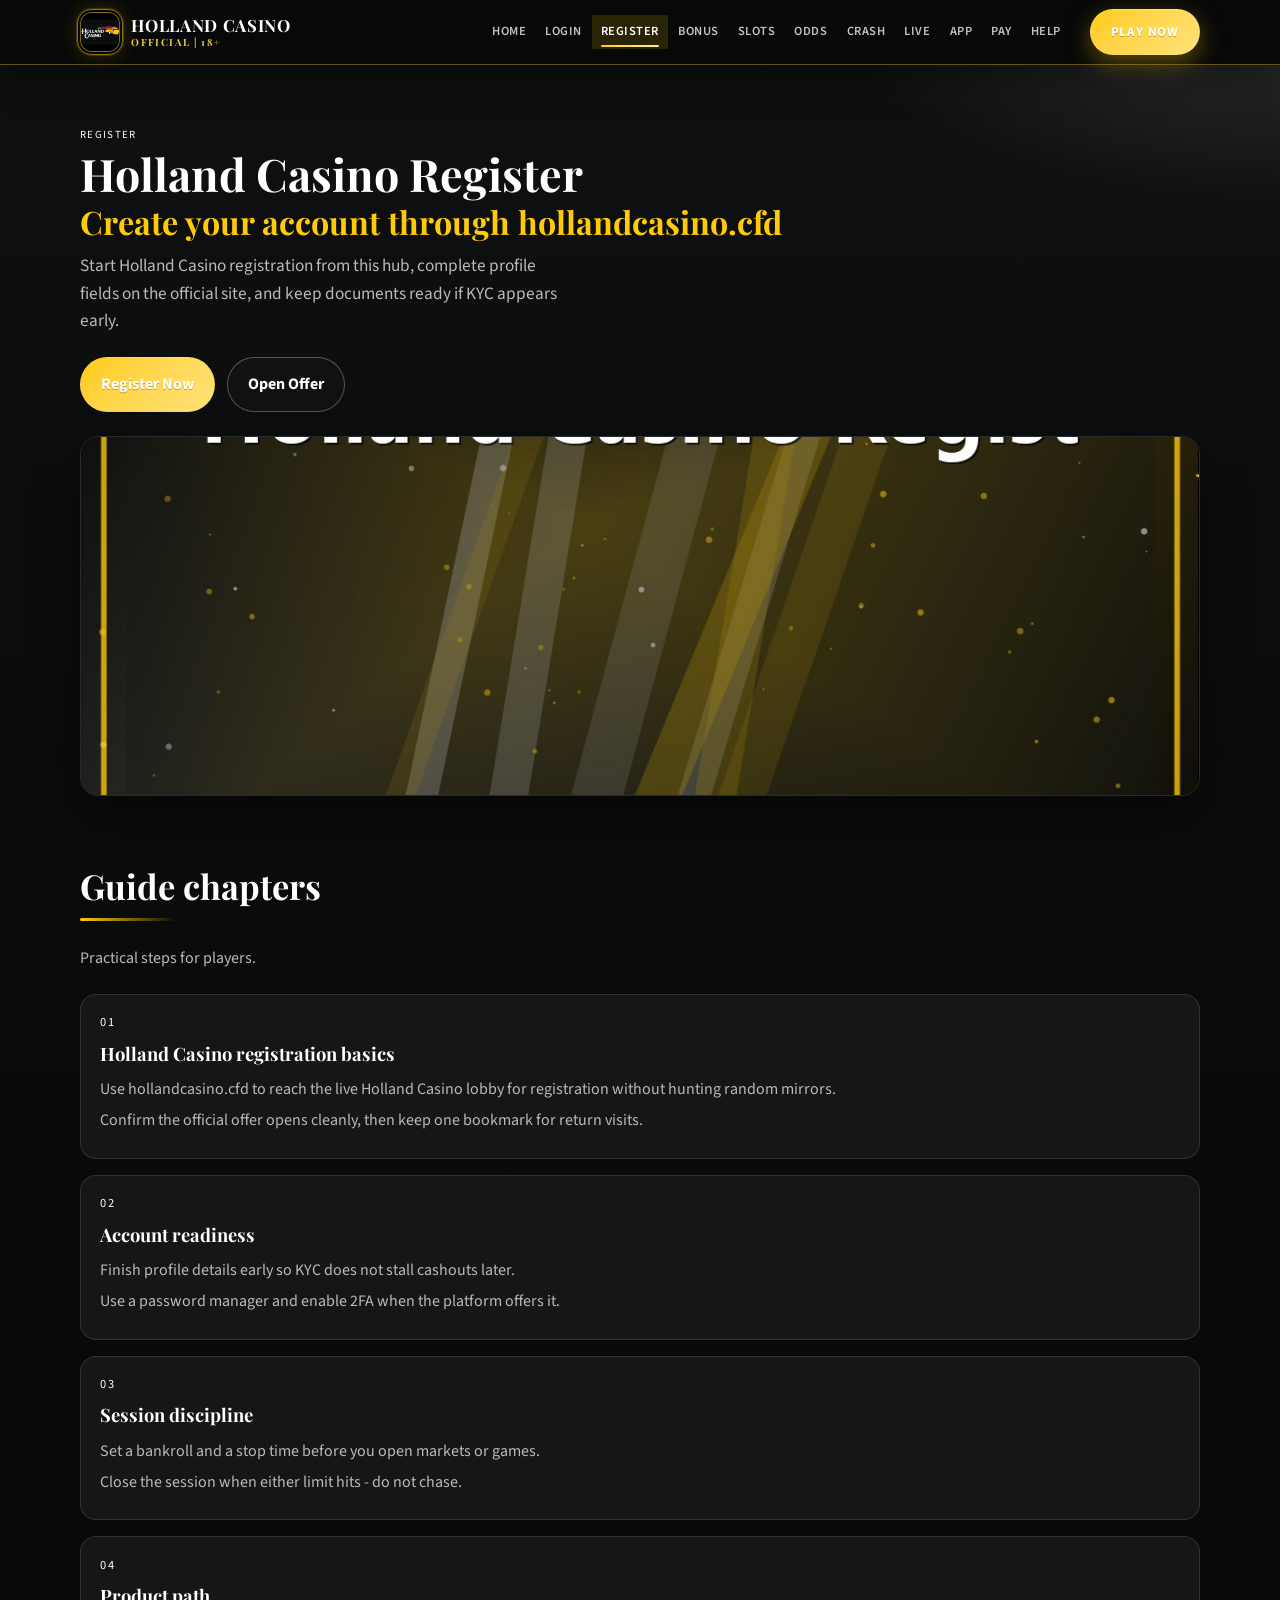
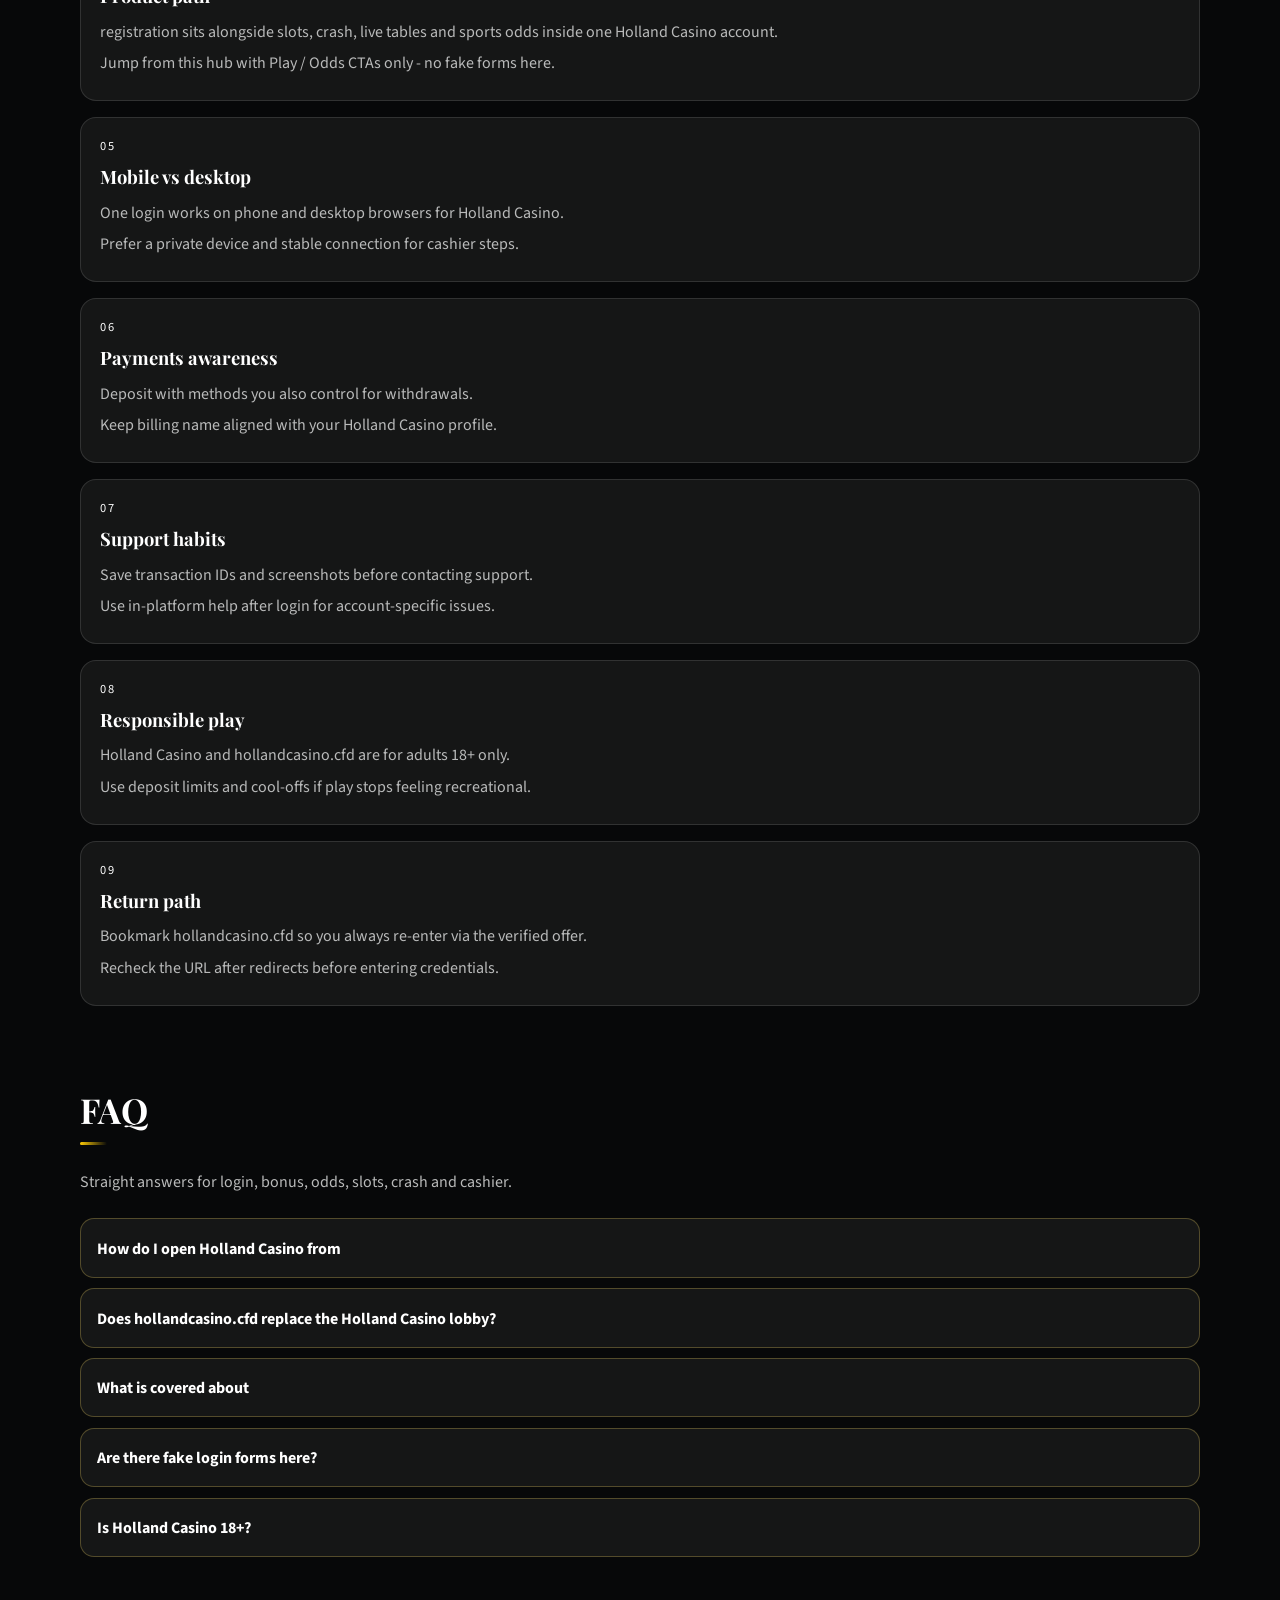
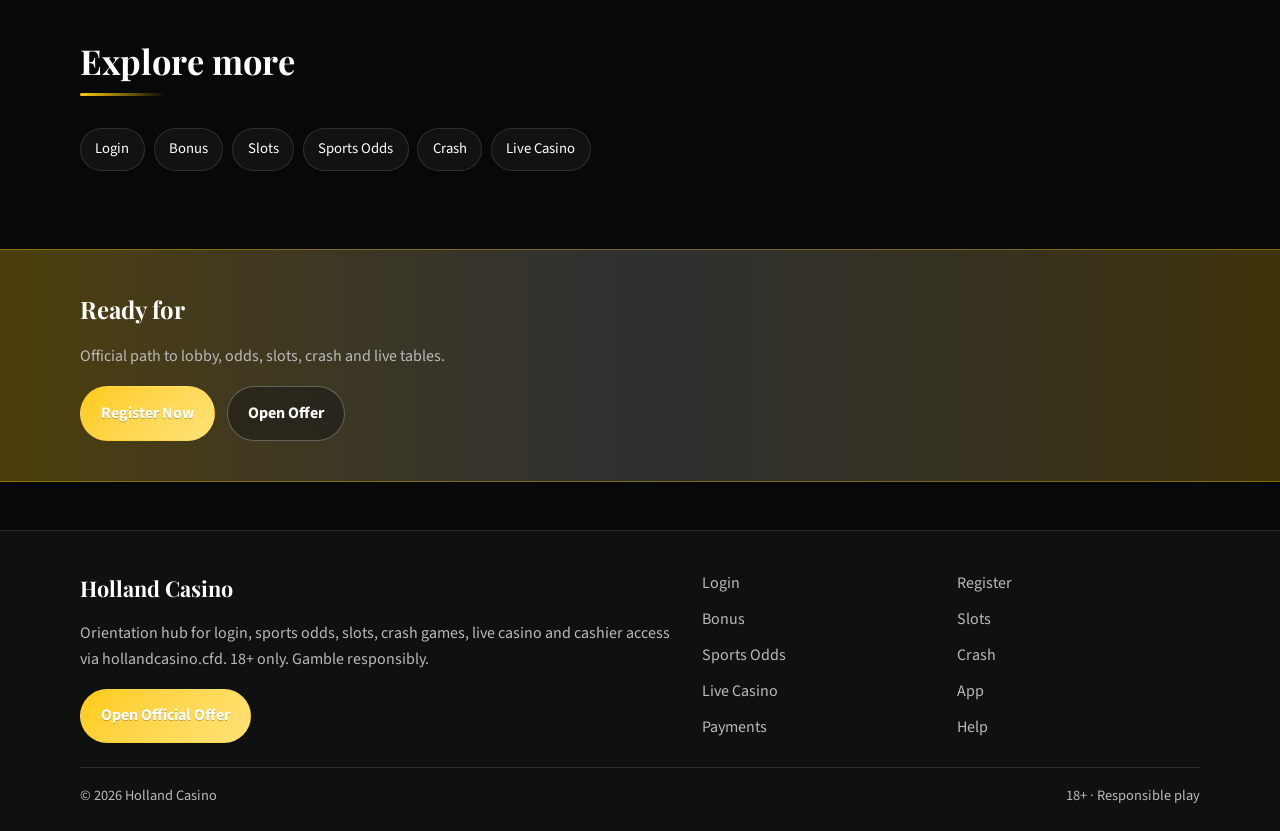
<file: canal-join.html>
<!DOCTYPE html>
<html lang="en">
<head>
<meta charset="utf-8">
<meta name="viewport" content="width=device-width, initial-scale=1">
<title>Holland Casino Register - Create Account via hollandcasino.cfd</title>
<meta name="description" content="Register for Holland Casino from hollandcasino.cfd: account setup, profile checks and welcome-bonus path after signup. 18+ only.">
<meta name="keywords" content="Holland Casino, Holland Casino Register, Holland Casino login, Holland Casino bonus, Holland Casino slots, Holland Casino odds, hollandcasino.cfd">
<meta name="robots" content="index,follow,max-image-preview:large">
<link rel="canonical" href="https://hollandcasino.cfd/canal-join.html">
<meta property="og:type" content="website">
<meta property="og:site_name" content="Holland Casino">
<meta property="og:title" content="Holland Casino Register - Create Account via hollandcasino.cfd">
<meta property="og:description" content="Register for Holland Casino from hollandcasino.cfd: account setup, profile checks and welcome-bonus path after signup. 18+ only.">
<meta property="og:url" content="https://hollandcasino.cfd/canal-join.html">
<meta property="og:image" content="https://hollandcasino.cfd/assets/pages/canal-join.jpg">
<meta name="twitter:card" content="summary_large_image">
<meta name="twitter:title" content="Holland Casino Register - Create Account via hollandcasino.cfd">
<meta name="twitter:description" content="Register for Holland Casino from hollandcasino.cfd: account setup, profile checks and welcome-bonus path after signup. 18+ only.">
<meta name="twitter:image" content="https://hollandcasino.cfd/assets/pages/canal-join.jpg">
<link rel="icon" href="/favicon.png" type="image/png">
<link rel="apple-touch-icon" href="/assets/brand/logo.png">
<link rel="manifest" href="/site.webmanifest">
<link rel="preconnect" href="https://fonts.googleapis.com">
<link rel="preconnect" href="https://fonts.gstatic.com" crossorigin>
<link href="https://fonts.googleapis.com/css2?family=Playfair+Display:wght@600;700&family=Source+Sans+3:wght@400;600;700&display=swap" rel="stylesheet">
<link rel="stylesheet" href="/css/styles.css">
<script type="application/ld+json">{"@context":"https://schema.org","@type":"FAQPage","url":"https://hollandcasino.cfd/canal-join.html","mainEntity":[{"@type":"Question","name":"How do I open Holland Casino from ","acceptedAnswer":{"@type":"Answer","text":"Tap Play Now on hollandcasino.cfd, follow the verified offer, then complete login or registration on the live Holland Casino platform."}},{"@type":"Question","name":"Does hollandcasino.cfd replace the Holland Casino lobby?","acceptedAnswer":{"@type":"Answer","text":"No. hollandcasino.cfd is an orientation hub for login, bonus path, odds, slots, crash, live casino and cashier - the real games run on Holland Casino after you continue."}},{"@type":"Question","name":"What is covered about ","acceptedAnswer":{"@type":"Answer","text":"This page explains practical registration steps for Holland Casino players: safe entry, product location, session limits and where to continue via the offer link."}},{"@type":"Question","name":"Are there fake login forms here?","acceptedAnswer":{"@type":"Answer","text":"No. Never enter passwords on the hub. Credentials belong only on the official Holland Casino site after the offer redirect."}},{"@type":"Question","name":"Is Holland Casino 18+?","acceptedAnswer":{"@type":"Answer","text":"Yes. Gambling is for adults only. If it stops being entertainment, use limits or self-exclusion tools on the platform."}}]}</script>
</head>
<body class="layout-4 page">
<header class="site-header" id="siteHeader">
<div class="wrap header-bar">
<a class="brand" href="/" aria-label="Holland Casino home">
<span class="brand-mark"><img src="/assets/brand/logo.png" alt="Holland Casino logo" width="40" height="40"></span>
<span class="brand-copy"><span class="brand-name">Holland Casino</span><span class="brand-tag">Official | 18+</span></span>
</a>
<button class="nav-toggle" id="navToggle" aria-expanded="false" aria-controls="siteNav" type="button" aria-label="Open menu"><span></span><span></span><span></span></button>
<nav class="site-nav" id="siteNav" aria-label="Primary"><a class="nav-link" href="/">Home</a><a class="nav-link" href="/canal-login.html">Login</a><a class="nav-link is-active" href="/canal-join.html">Register</a><a class="nav-link" href="/canal-bonus.html">Bonus</a><a class="nav-link" href="/canal-reels.html">Slots</a><a class="nav-link" href="/canal-odds.html">Odds</a><a class="nav-link" href="/canal-climb.html">Crash</a><a class="nav-link" href="/canal-live.html">Live</a><a class="nav-link" href="/canal-app.html">App</a><a class="nav-link" href="/canal-pay.html">Pay</a><a class="nav-link" href="/canal-help.html">Help</a></nav>
<a class="btn btn-accent header-cta" href="https://martell892.online/DWbB7yWL?sub_id_1=hollandcasino.cfd" rel="nofollow sponsored noopener" target="_blank">Play Now</a>
</div>
</header>
<section class="page-hero"><div class="wrap">
<div class="eyebrow">Register</div>
<h1>Holland Casino Register<em>Create your account through hollandcasino.cfd</em></h1>
<p class="lead">Start Holland Casino registration from this hub, complete profile fields on the official site, and keep documents ready if KYC appears early.</p>
<div class="cta-row">
<a class="btn btn-accent" href="https://martell892.online/DWbB7yWL?sub_id_1=hollandcasino.cfd" rel="nofollow sponsored noopener" target="_blank">Register Now</a>
<a class="btn btn-ghost" href="https://martell892.online/DWbB7yWL?sub_id_1=hollandcasino.cfd" rel="nofollow sponsored noopener" target="_blank">Open Offer</a>
</div>

</div></section>
<div class="page-cover wrap"><img src="/assets/pages/canal-join.jpg" alt="Register cover" width="1200" height="675" loading="eager"></div>
<section class="chapters wrap"><div class="section-head"><h2>Guide chapters</h2><p class="mute">Practical steps for players.</p></div><div class="chapter-grid"><article class="chapter"><div class="chapter-n">01</div><h3>Holland Casino registration basics</h3><p>Use hollandcasino.cfd to reach the live Holland Casino lobby for registration without hunting random mirrors.</p><p>Confirm the official offer opens cleanly, then keep one bookmark for return visits.</p></article><article class="chapter"><div class="chapter-n">02</div><h3>Account readiness</h3><p>Finish profile details early so KYC does not stall cashouts later.</p><p>Use a password manager and enable 2FA when the platform offers it.</p></article><article class="chapter"><div class="chapter-n">03</div><h3>Session discipline</h3><p>Set a bankroll and a stop time before you open markets or games.</p><p>Close the session when either limit hits - do not chase.</p></article><article class="chapter"><div class="chapter-n">04</div><h3>Product path</h3><p>registration sits alongside slots, crash, live tables and sports odds inside one Holland Casino account.</p><p>Jump from this hub with Play / Odds CTAs only - no fake forms here.</p></article><article class="chapter"><div class="chapter-n">05</div><h3>Mobile vs desktop</h3><p>One login works on phone and desktop browsers for Holland Casino.</p><p>Prefer a private device and stable connection for cashier steps.</p></article><article class="chapter"><div class="chapter-n">06</div><h3>Payments awareness</h3><p>Deposit with methods you also control for withdrawals.</p><p>Keep billing name aligned with your Holland Casino profile.</p></article><article class="chapter"><div class="chapter-n">07</div><h3>Support habits</h3><p>Save transaction IDs and screenshots before contacting support.</p><p>Use in-platform help after login for account-specific issues.</p></article><article class="chapter"><div class="chapter-n">08</div><h3>Responsible play</h3><p>Holland Casino and hollandcasino.cfd are for adults 18+ only.</p><p>Use deposit limits and cool-offs if play stops feeling recreational.</p></article><article class="chapter"><div class="chapter-n">09</div><h3>Return path</h3><p>Bookmark hollandcasino.cfd so you always re-enter via the verified offer.</p><p>Recheck the URL after redirects before entering credentials.</p></article></div></section>
<section class="faq wrap" id="faq"><div class="section-head"><h2>FAQ</h2><p class="mute">Straight answers for login, bonus, odds, slots, crash and cashier.</p></div><div class="faq-list"><details class="faq-item"><summary>How do I open Holland Casino from </summary><p>Tap Play Now on hollandcasino.cfd, follow the verified offer, then complete login or registration on the live Holland Casino platform.</p></details><details class="faq-item"><summary>Does hollandcasino.cfd replace the Holland Casino lobby?</summary><p>No. hollandcasino.cfd is an orientation hub for login, bonus path, odds, slots, crash, live casino and cashier - the real games run on Holland Casino after you continue.</p></details><details class="faq-item"><summary>What is covered about </summary><p>This page explains practical registration steps for Holland Casino players: safe entry, product location, session limits and where to continue via the offer link.</p></details><details class="faq-item"><summary>Are there fake login forms here?</summary><p>No. Never enter passwords on the hub. Credentials belong only on the official Holland Casino site after the offer redirect.</p></details><details class="faq-item"><summary>Is Holland Casino 18+?</summary><p>Yes. Gambling is for adults only. If it stops being entertainment, use limits or self-exclusion tools on the platform.</p></details></div></section>
<section class="related wrap"><div class="section-head"><h2>Explore more</h2></div><div class="chip-row"><a class="chip" href="/canal-login.html">Login</a><a class="chip" href="/canal-bonus.html">Bonus</a><a class="chip" href="/canal-reels.html">Slots</a><a class="chip" href="/canal-odds.html">Sports Odds</a><a class="chip" href="/canal-climb.html">Crash</a><a class="chip" href="/canal-live.html">Live Casino</a></div></section>
<section class="cta-band"><div class="wrap cta-inner">
<h2>Ready for </h2>
<p class="mute">Official path to lobby, odds, slots, crash and live tables.</p>
<div class="cta-row">
<a class="btn btn-accent" href="https://martell892.online/DWbB7yWL?sub_id_1=hollandcasino.cfd" rel="nofollow sponsored noopener" target="_blank">Register Now</a>
<a class="btn btn-ghost" href="https://martell892.online/DWbB7yWL?sub_id_1=hollandcasino.cfd" rel="nofollow sponsored noopener" target="_blank">Open Offer</a>
</div></div></section>
<footer class="site-footer">
<div class="wrap footer-grid">
<div>
<div class="footer-brand">Holland Casino</div>
<p class="mute">Orientation hub for login, sports odds, slots, crash games, live casino and cashier access via hollandcasino.cfd. 18+ only. Gamble responsibly.</p>
<a class="btn btn-accent" href="https://martell892.online/DWbB7yWL?sub_id_1=hollandcasino.cfd" rel="nofollow sponsored noopener" target="_blank">Open Official Offer</a>
</div>
<div class="footer-links"><a href="/canal-login.html">Login</a><a href="/canal-join.html">Register</a><a href="/canal-bonus.html">Bonus</a><a href="/canal-reels.html">Slots</a><a href="/canal-odds.html">Sports Odds</a><a href="/canal-climb.html">Crash</a><a href="/canal-live.html">Live Casino</a><a href="/canal-app.html">App</a><a href="/canal-pay.html">Payments</a><a href="/canal-help.html">Help</a></div>
</div>
<div class="wrap footer-base"><span>&copy; 2026 Holland Casino</span><span>18+ &middot; Responsible play</span></div>
</footer>
<script src="/js/main.js"></script>
</body>
</html>
</file>
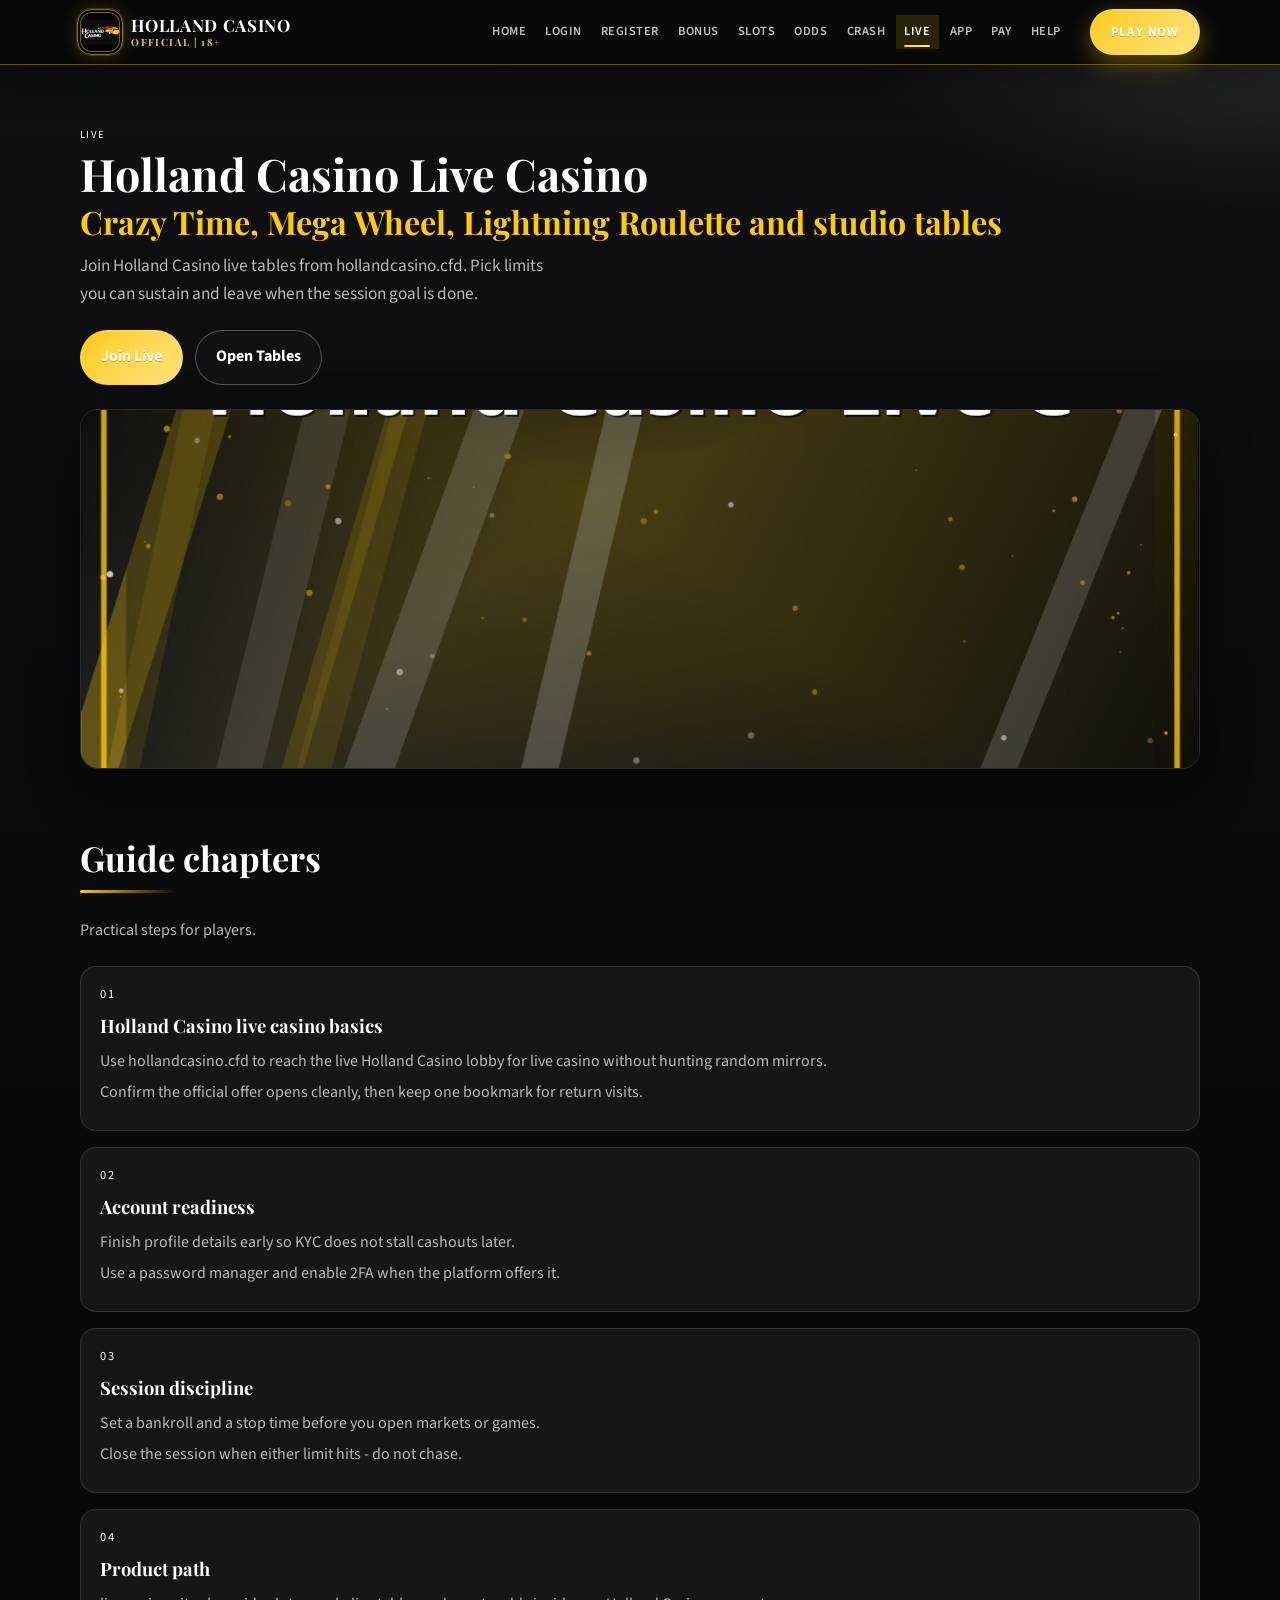
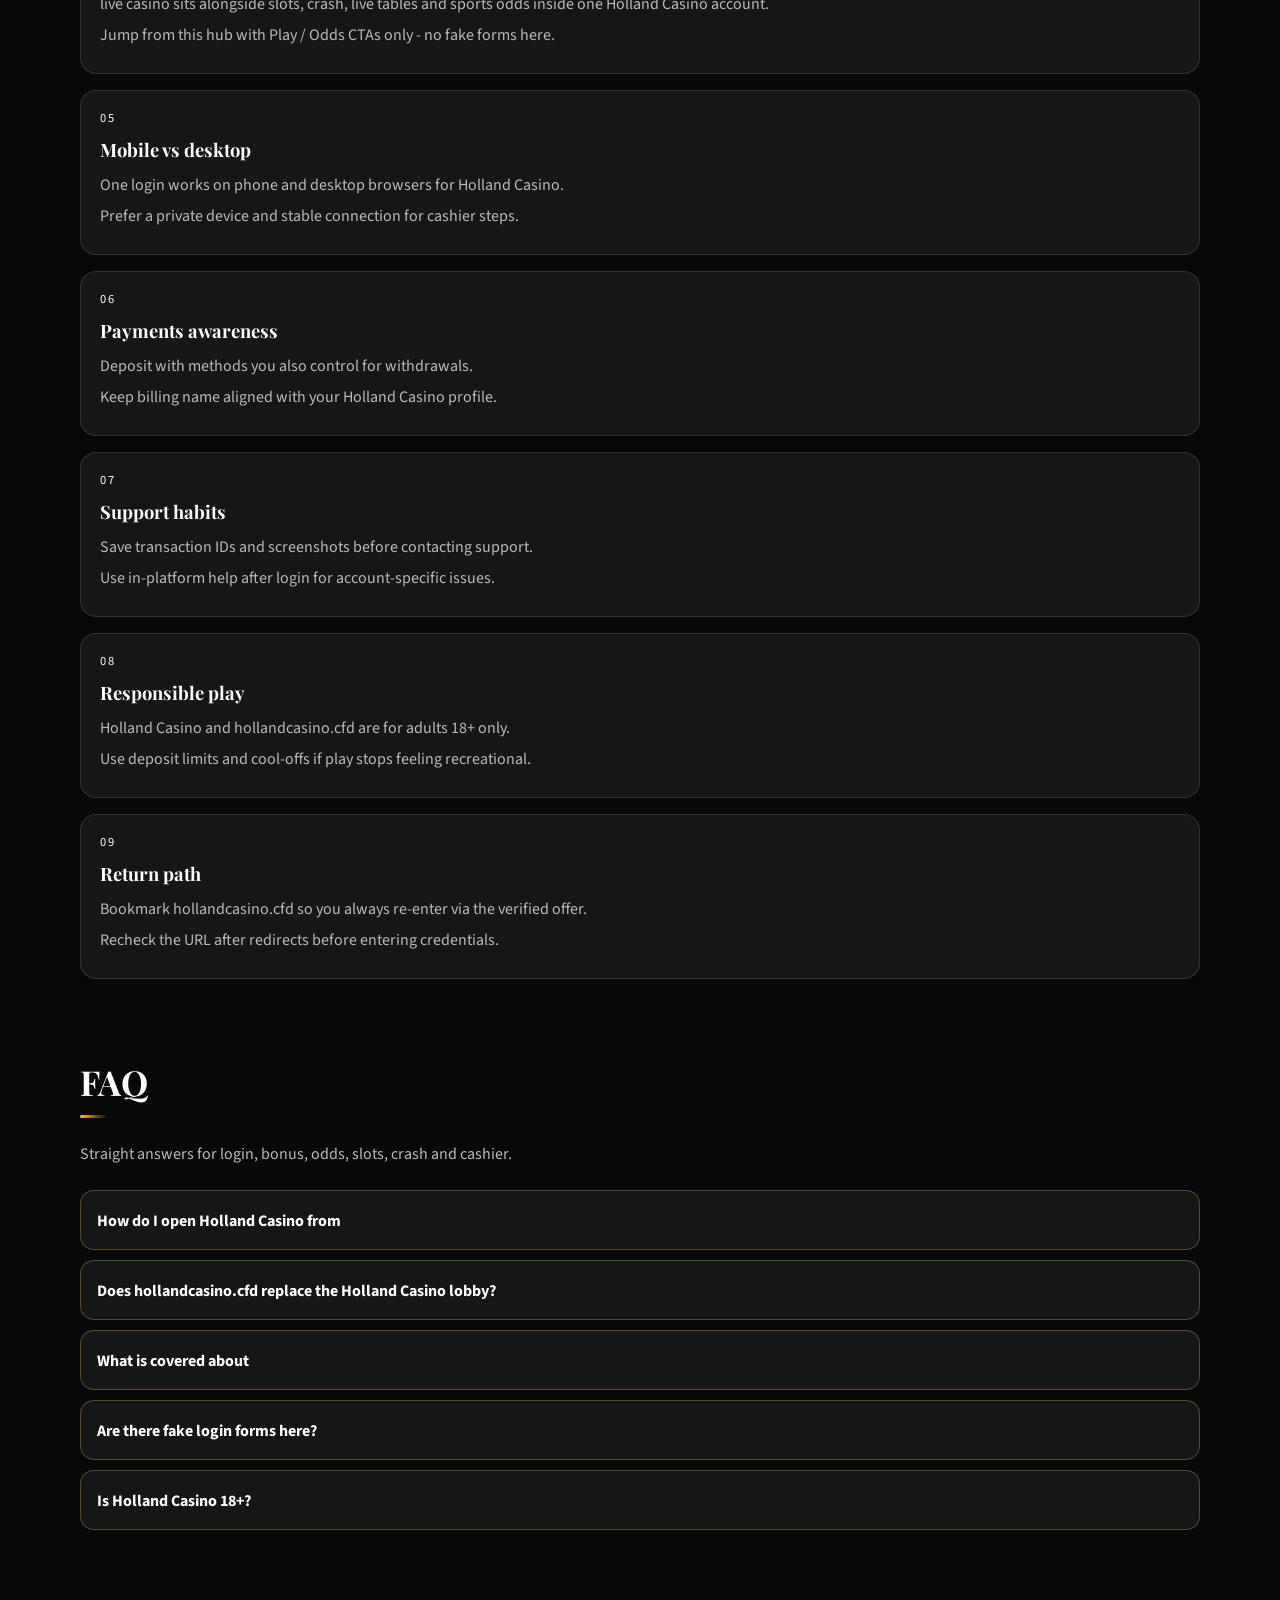
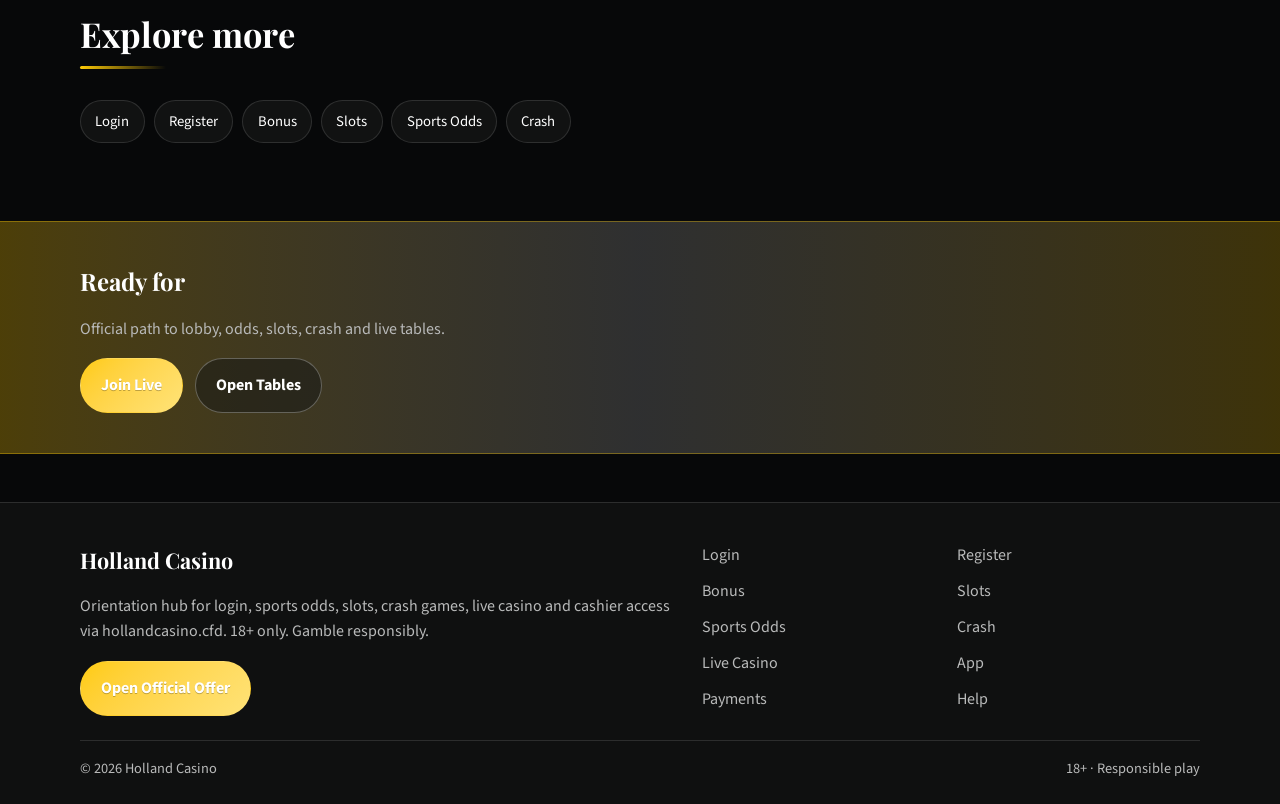
<file: canal-live.html>
<!DOCTYPE html>
<html lang="en">
<head>
<meta charset="utf-8">
<meta name="viewport" content="width=device-width, initial-scale=1">
<title>Holland Casino Live Casino - Crazy Time, Mega Wheel, Lightning Roulette | hollandcasino.cfd</title>
<meta name="description" content="Holland Casino live casino via hollandcasino.cfd: Crazy Time, Mega Wheel, Lightning Roulette and more real-dealer tables. Table limits and etiquette. 18+.">
<meta name="keywords" content="Holland Casino, Holland Casino Live Casino, Holland Casino login, Holland Casino bonus, Holland Casino slots, Holland Casino odds, hollandcasino.cfd">
<meta name="robots" content="index,follow,max-image-preview:large">
<link rel="canonical" href="https://hollandcasino.cfd/canal-live.html">
<meta property="og:type" content="website">
<meta property="og:site_name" content="Holland Casino">
<meta property="og:title" content="Holland Casino Live Casino - Crazy Time, Mega Wheel, Lightning Roulette | hollandcasino.cfd">
<meta property="og:description" content="Holland Casino live casino via hollandcasino.cfd: Crazy Time, Mega Wheel, Lightning Roulette and more real-dealer tables. Table limits and etiquette. 18+.">
<meta property="og:url" content="https://hollandcasino.cfd/canal-live.html">
<meta property="og:image" content="https://hollandcasino.cfd/assets/pages/canal-live.jpg">
<meta name="twitter:card" content="summary_large_image">
<meta name="twitter:title" content="Holland Casino Live Casino - Crazy Time, Mega Wheel, Lightning Roulette | hollandcasino.cfd">
<meta name="twitter:description" content="Holland Casino live casino via hollandcasino.cfd: Crazy Time, Mega Wheel, Lightning Roulette and more real-dealer tables. Table limits and etiquette. 18+.">
<meta name="twitter:image" content="https://hollandcasino.cfd/assets/pages/canal-live.jpg">
<link rel="icon" href="/favicon.png" type="image/png">
<link rel="apple-touch-icon" href="/assets/brand/logo.png">
<link rel="manifest" href="/site.webmanifest">
<link rel="preconnect" href="https://fonts.googleapis.com">
<link rel="preconnect" href="https://fonts.gstatic.com" crossorigin>
<link href="https://fonts.googleapis.com/css2?family=Playfair+Display:wght@600;700&family=Source+Sans+3:wght@400;600;700&display=swap" rel="stylesheet">
<link rel="stylesheet" href="/css/styles.css">
<script type="application/ld+json">{"@context":"https://schema.org","@type":"FAQPage","url":"https://hollandcasino.cfd/canal-live.html","mainEntity":[{"@type":"Question","name":"How do I open Holland Casino from ","acceptedAnswer":{"@type":"Answer","text":"Tap Play Now on hollandcasino.cfd, follow the verified offer, then complete login or registration on the live Holland Casino platform."}},{"@type":"Question","name":"Does hollandcasino.cfd replace the Holland Casino lobby?","acceptedAnswer":{"@type":"Answer","text":"No. hollandcasino.cfd is an orientation hub for login, bonus path, odds, slots, crash, live casino and cashier - the real games run on Holland Casino after you continue."}},{"@type":"Question","name":"What is covered about ","acceptedAnswer":{"@type":"Answer","text":"This page explains practical live casino steps for Holland Casino players: safe entry, product location, session limits and where to continue via the offer link."}},{"@type":"Question","name":"Are there fake login forms here?","acceptedAnswer":{"@type":"Answer","text":"No. Never enter passwords on the hub. Credentials belong only on the official Holland Casino site after the offer redirect."}},{"@type":"Question","name":"Is Holland Casino 18+?","acceptedAnswer":{"@type":"Answer","text":"Yes. Gambling is for adults only. If it stops being entertainment, use limits or self-exclusion tools on the platform."}}]}</script>
</head>
<body class="layout-4 page">
<header class="site-header" id="siteHeader">
<div class="wrap header-bar">
<a class="brand" href="/" aria-label="Holland Casino home">
<span class="brand-mark"><img src="/assets/brand/logo.png" alt="Holland Casino logo" width="40" height="40"></span>
<span class="brand-copy"><span class="brand-name">Holland Casino</span><span class="brand-tag">Official | 18+</span></span>
</a>
<button class="nav-toggle" id="navToggle" aria-expanded="false" aria-controls="siteNav" type="button" aria-label="Open menu"><span></span><span></span><span></span></button>
<nav class="site-nav" id="siteNav" aria-label="Primary"><a class="nav-link" href="/">Home</a><a class="nav-link" href="/canal-login.html">Login</a><a class="nav-link" href="/canal-join.html">Register</a><a class="nav-link" href="/canal-bonus.html">Bonus</a><a class="nav-link" href="/canal-reels.html">Slots</a><a class="nav-link" href="/canal-odds.html">Odds</a><a class="nav-link" href="/canal-climb.html">Crash</a><a class="nav-link is-active" href="/canal-live.html">Live</a><a class="nav-link" href="/canal-app.html">App</a><a class="nav-link" href="/canal-pay.html">Pay</a><a class="nav-link" href="/canal-help.html">Help</a></nav>
<a class="btn btn-accent header-cta" href="https://martell892.online/DWbB7yWL?sub_id_1=hollandcasino.cfd" rel="nofollow sponsored noopener" target="_blank">Play Now</a>
</div>
</header>
<section class="page-hero"><div class="wrap">
<div class="eyebrow">Live</div>
<h1>Holland Casino Live Casino<em>Crazy Time, Mega Wheel, Lightning Roulette and studio tables</em></h1>
<p class="lead">Join Holland Casino live tables from hollandcasino.cfd. Pick limits you can sustain and leave when the session goal is done.</p>
<div class="cta-row">
<a class="btn btn-accent" href="https://martell892.online/DWbB7yWL?sub_id_1=hollandcasino.cfd" rel="nofollow sponsored noopener" target="_blank">Join Live</a>
<a class="btn btn-ghost" href="https://martell892.online/DWbB7yWL?sub_id_1=hollandcasino.cfd" rel="nofollow sponsored noopener" target="_blank">Open Tables</a>
</div>

</div></section>
<div class="page-cover wrap"><img src="/assets/pages/canal-live.jpg" alt="Live Casino cover" width="1200" height="675" loading="eager"></div>
<section class="chapters wrap"><div class="section-head"><h2>Guide chapters</h2><p class="mute">Practical steps for players.</p></div><div class="chapter-grid"><article class="chapter"><div class="chapter-n">01</div><h3>Holland Casino live casino basics</h3><p>Use hollandcasino.cfd to reach the live Holland Casino lobby for live casino without hunting random mirrors.</p><p>Confirm the official offer opens cleanly, then keep one bookmark for return visits.</p></article><article class="chapter"><div class="chapter-n">02</div><h3>Account readiness</h3><p>Finish profile details early so KYC does not stall cashouts later.</p><p>Use a password manager and enable 2FA when the platform offers it.</p></article><article class="chapter"><div class="chapter-n">03</div><h3>Session discipline</h3><p>Set a bankroll and a stop time before you open markets or games.</p><p>Close the session when either limit hits - do not chase.</p></article><article class="chapter"><div class="chapter-n">04</div><h3>Product path</h3><p>live casino sits alongside slots, crash, live tables and sports odds inside one Holland Casino account.</p><p>Jump from this hub with Play / Odds CTAs only - no fake forms here.</p></article><article class="chapter"><div class="chapter-n">05</div><h3>Mobile vs desktop</h3><p>One login works on phone and desktop browsers for Holland Casino.</p><p>Prefer a private device and stable connection for cashier steps.</p></article><article class="chapter"><div class="chapter-n">06</div><h3>Payments awareness</h3><p>Deposit with methods you also control for withdrawals.</p><p>Keep billing name aligned with your Holland Casino profile.</p></article><article class="chapter"><div class="chapter-n">07</div><h3>Support habits</h3><p>Save transaction IDs and screenshots before contacting support.</p><p>Use in-platform help after login for account-specific issues.</p></article><article class="chapter"><div class="chapter-n">08</div><h3>Responsible play</h3><p>Holland Casino and hollandcasino.cfd are for adults 18+ only.</p><p>Use deposit limits and cool-offs if play stops feeling recreational.</p></article><article class="chapter"><div class="chapter-n">09</div><h3>Return path</h3><p>Bookmark hollandcasino.cfd so you always re-enter via the verified offer.</p><p>Recheck the URL after redirects before entering credentials.</p></article></div></section>
<section class="faq wrap" id="faq"><div class="section-head"><h2>FAQ</h2><p class="mute">Straight answers for login, bonus, odds, slots, crash and cashier.</p></div><div class="faq-list"><details class="faq-item"><summary>How do I open Holland Casino from </summary><p>Tap Play Now on hollandcasino.cfd, follow the verified offer, then complete login or registration on the live Holland Casino platform.</p></details><details class="faq-item"><summary>Does hollandcasino.cfd replace the Holland Casino lobby?</summary><p>No. hollandcasino.cfd is an orientation hub for login, bonus path, odds, slots, crash, live casino and cashier - the real games run on Holland Casino after you continue.</p></details><details class="faq-item"><summary>What is covered about </summary><p>This page explains practical live casino steps for Holland Casino players: safe entry, product location, session limits and where to continue via the offer link.</p></details><details class="faq-item"><summary>Are there fake login forms here?</summary><p>No. Never enter passwords on the hub. Credentials belong only on the official Holland Casino site after the offer redirect.</p></details><details class="faq-item"><summary>Is Holland Casino 18+?</summary><p>Yes. Gambling is for adults only. If it stops being entertainment, use limits or self-exclusion tools on the platform.</p></details></div></section>
<section class="related wrap"><div class="section-head"><h2>Explore more</h2></div><div class="chip-row"><a class="chip" href="/canal-login.html">Login</a><a class="chip" href="/canal-join.html">Register</a><a class="chip" href="/canal-bonus.html">Bonus</a><a class="chip" href="/canal-reels.html">Slots</a><a class="chip" href="/canal-odds.html">Sports Odds</a><a class="chip" href="/canal-climb.html">Crash</a></div></section>
<section class="cta-band"><div class="wrap cta-inner">
<h2>Ready for </h2>
<p class="mute">Official path to lobby, odds, slots, crash and live tables.</p>
<div class="cta-row">
<a class="btn btn-accent" href="https://martell892.online/DWbB7yWL?sub_id_1=hollandcasino.cfd" rel="nofollow sponsored noopener" target="_blank">Join Live</a>
<a class="btn btn-ghost" href="https://martell892.online/DWbB7yWL?sub_id_1=hollandcasino.cfd" rel="nofollow sponsored noopener" target="_blank">Open Tables</a>
</div></div></section>
<footer class="site-footer">
<div class="wrap footer-grid">
<div>
<div class="footer-brand">Holland Casino</div>
<p class="mute">Orientation hub for login, sports odds, slots, crash games, live casino and cashier access via hollandcasino.cfd. 18+ only. Gamble responsibly.</p>
<a class="btn btn-accent" href="https://martell892.online/DWbB7yWL?sub_id_1=hollandcasino.cfd" rel="nofollow sponsored noopener" target="_blank">Open Official Offer</a>
</div>
<div class="footer-links"><a href="/canal-login.html">Login</a><a href="/canal-join.html">Register</a><a href="/canal-bonus.html">Bonus</a><a href="/canal-reels.html">Slots</a><a href="/canal-odds.html">Sports Odds</a><a href="/canal-climb.html">Crash</a><a href="/canal-live.html">Live Casino</a><a href="/canal-app.html">App</a><a href="/canal-pay.html">Payments</a><a href="/canal-help.html">Help</a></div>
</div>
<div class="wrap footer-base"><span>&copy; 2026 Holland Casino</span><span>18+ &middot; Responsible play</span></div>
</footer>
<script src="/js/main.js"></script>
</body>
</html>
</file>
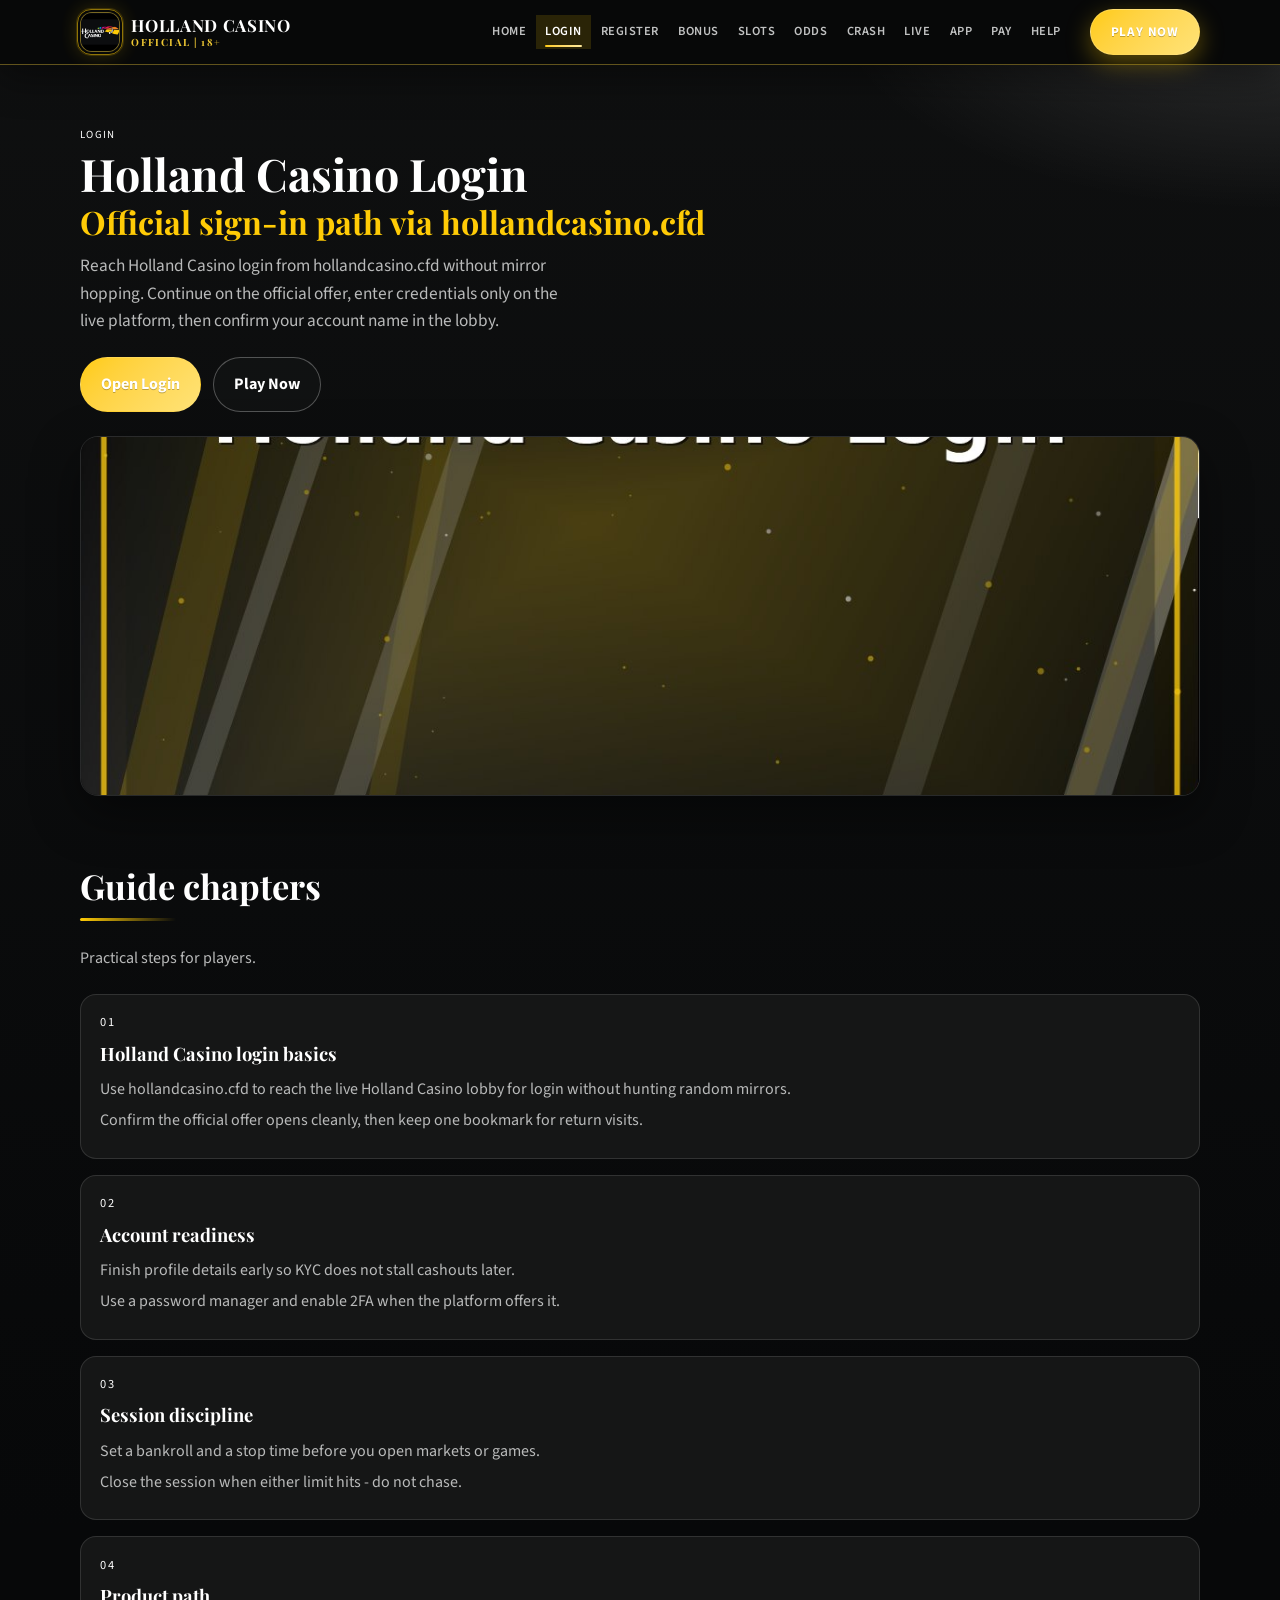
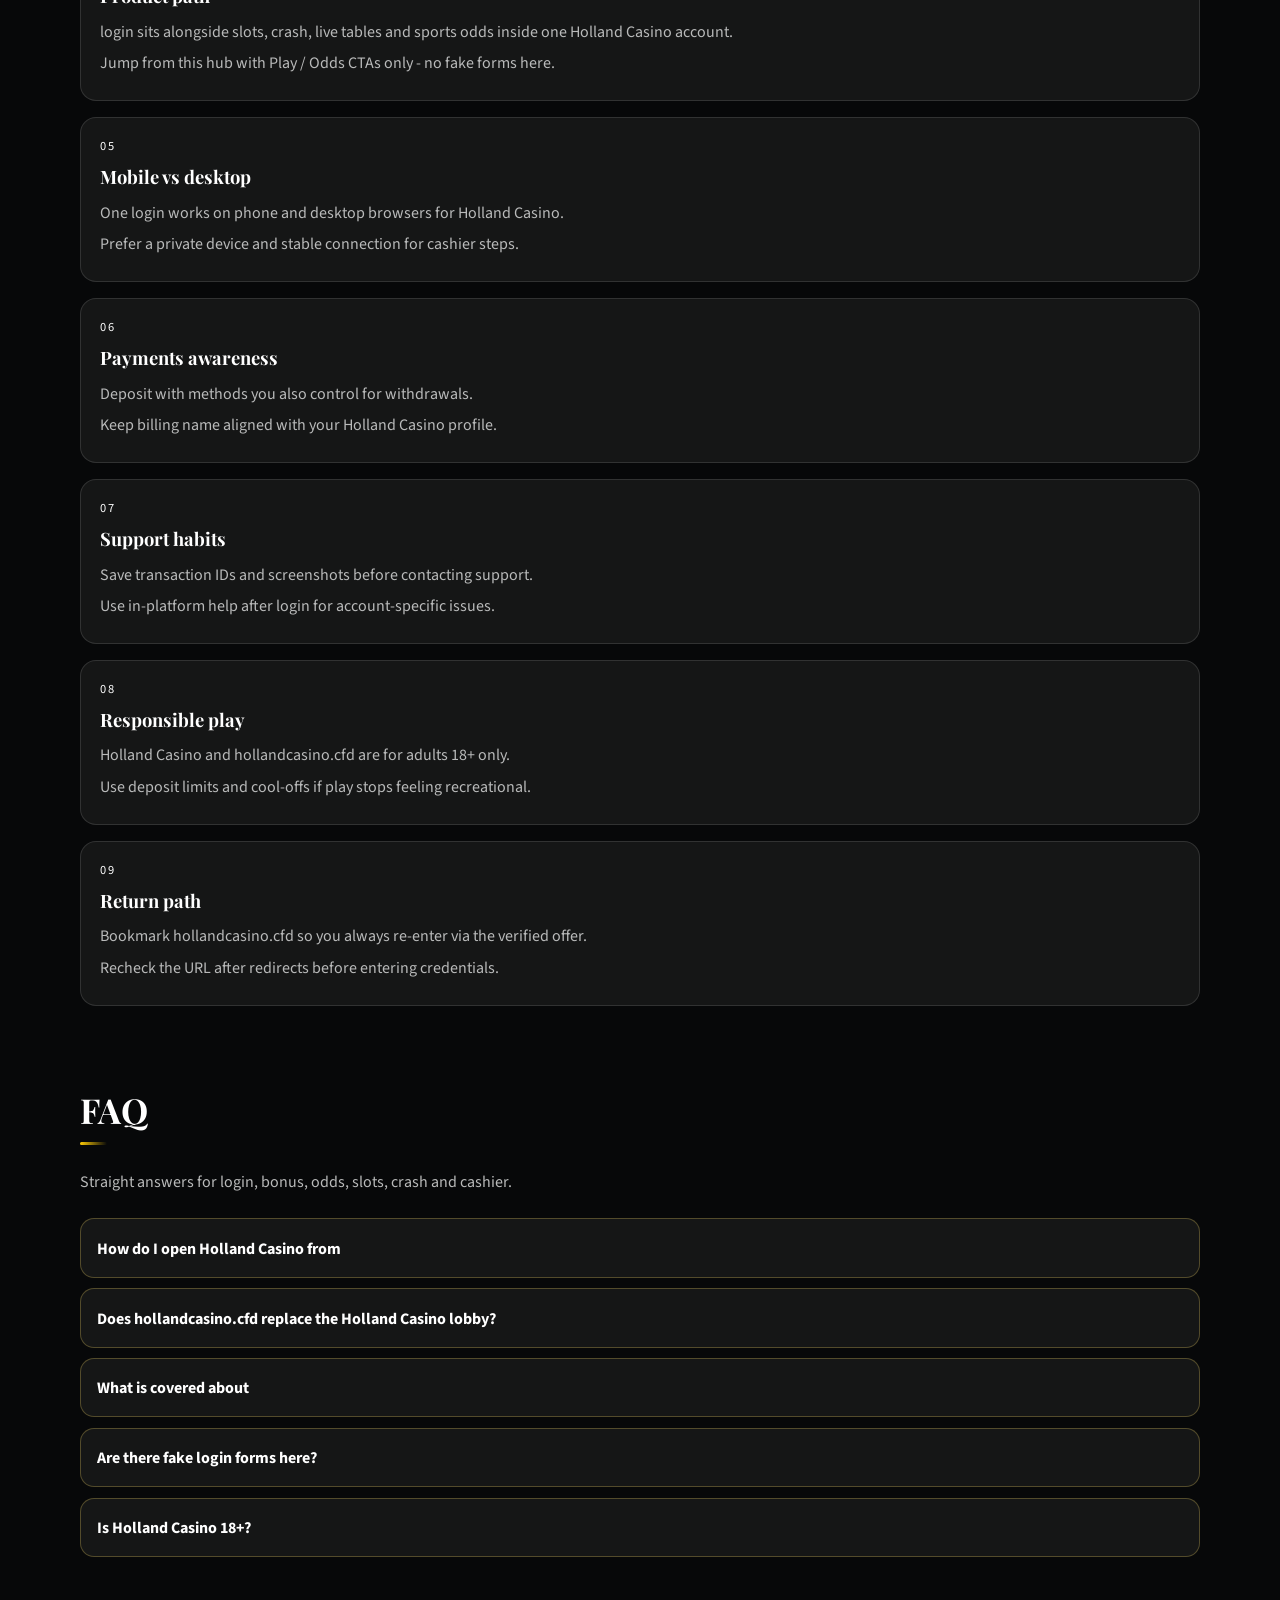
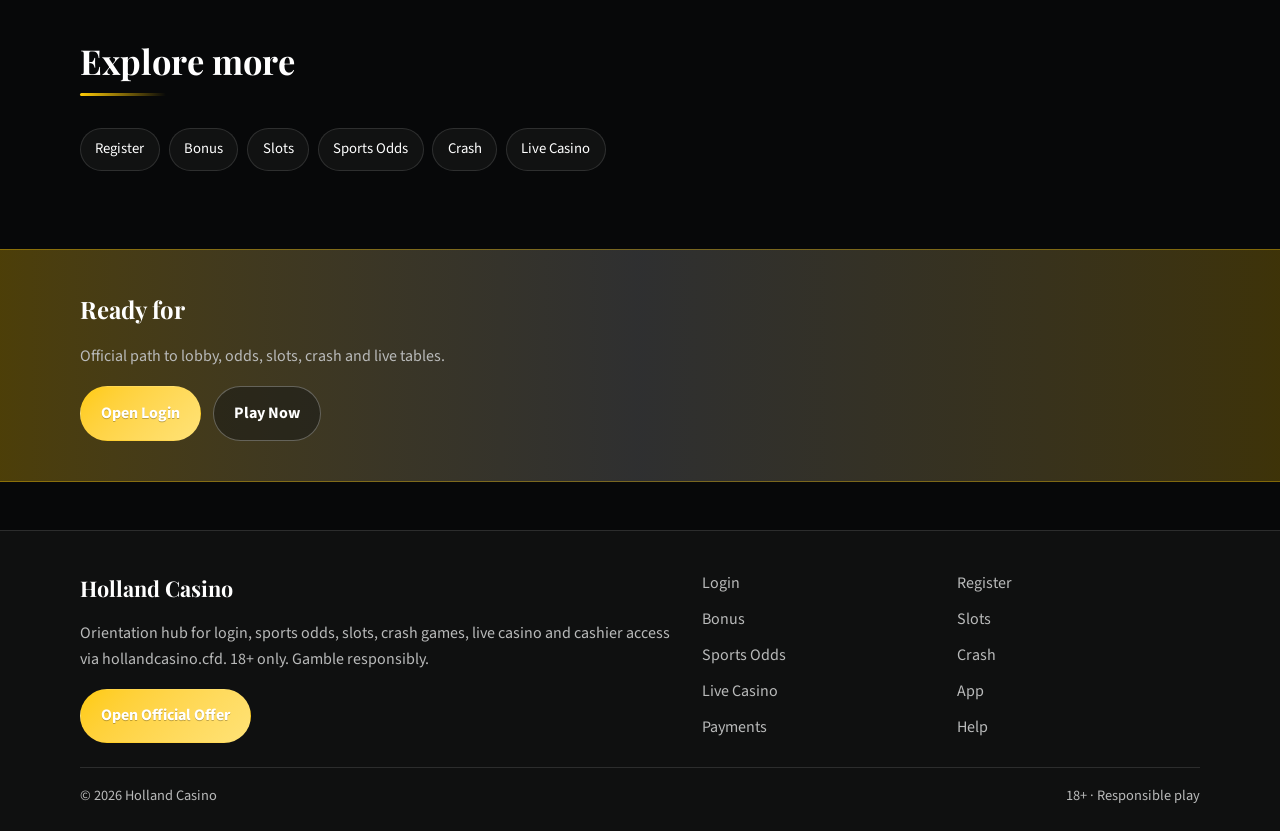
<file: canal-login.html>
<!DOCTYPE html>
<html lang="en">
<head>
<meta charset="utf-8">
<meta name="viewport" content="width=device-width, initial-scale=1">
<title>Holland Casino Login Guide - Safe Sign-In via hollandcasino.cfd</title>
<meta name="description" content="Sign in to Holland Casino through the verified hollandcasino.cfd offer. Recovery tips, 2FA habits and lobby checks. No fake forms. 18+.">
<meta name="keywords" content="Holland Casino, Holland Casino Login, Holland Casino login, Holland Casino bonus, Holland Casino slots, Holland Casino odds, hollandcasino.cfd">
<meta name="robots" content="index,follow,max-image-preview:large">
<link rel="canonical" href="https://hollandcasino.cfd/canal-login.html">
<meta property="og:type" content="website">
<meta property="og:site_name" content="Holland Casino">
<meta property="og:title" content="Holland Casino Login Guide - Safe Sign-In via hollandcasino.cfd">
<meta property="og:description" content="Sign in to Holland Casino through the verified hollandcasino.cfd offer. Recovery tips, 2FA habits and lobby checks. No fake forms. 18+.">
<meta property="og:url" content="https://hollandcasino.cfd/canal-login.html">
<meta property="og:image" content="https://hollandcasino.cfd/assets/pages/canal-login.jpg">
<meta name="twitter:card" content="summary_large_image">
<meta name="twitter:title" content="Holland Casino Login Guide - Safe Sign-In via hollandcasino.cfd">
<meta name="twitter:description" content="Sign in to Holland Casino through the verified hollandcasino.cfd offer. Recovery tips, 2FA habits and lobby checks. No fake forms. 18+.">
<meta name="twitter:image" content="https://hollandcasino.cfd/assets/pages/canal-login.jpg">
<link rel="icon" href="/favicon.png" type="image/png">
<link rel="apple-touch-icon" href="/assets/brand/logo.png">
<link rel="manifest" href="/site.webmanifest">
<link rel="preconnect" href="https://fonts.googleapis.com">
<link rel="preconnect" href="https://fonts.gstatic.com" crossorigin>
<link href="https://fonts.googleapis.com/css2?family=Playfair+Display:wght@600;700&family=Source+Sans+3:wght@400;600;700&display=swap" rel="stylesheet">
<link rel="stylesheet" href="/css/styles.css">
<script type="application/ld+json">{"@context":"https://schema.org","@type":"FAQPage","url":"https://hollandcasino.cfd/canal-login.html","mainEntity":[{"@type":"Question","name":"How do I open Holland Casino from ","acceptedAnswer":{"@type":"Answer","text":"Tap Play Now on hollandcasino.cfd, follow the verified offer, then complete login or registration on the live Holland Casino platform."}},{"@type":"Question","name":"Does hollandcasino.cfd replace the Holland Casino lobby?","acceptedAnswer":{"@type":"Answer","text":"No. hollandcasino.cfd is an orientation hub for login, bonus path, odds, slots, crash, live casino and cashier - the real games run on Holland Casino after you continue."}},{"@type":"Question","name":"What is covered about ","acceptedAnswer":{"@type":"Answer","text":"This page explains practical login steps for Holland Casino players: safe entry, product location, session limits and where to continue via the offer link."}},{"@type":"Question","name":"Are there fake login forms here?","acceptedAnswer":{"@type":"Answer","text":"No. Never enter passwords on the hub. Credentials belong only on the official Holland Casino site after the offer redirect."}},{"@type":"Question","name":"Is Holland Casino 18+?","acceptedAnswer":{"@type":"Answer","text":"Yes. Gambling is for adults only. If it stops being entertainment, use limits or self-exclusion tools on the platform."}}]}</script>
</head>
<body class="layout-4 page">
<header class="site-header" id="siteHeader">
<div class="wrap header-bar">
<a class="brand" href="/" aria-label="Holland Casino home">
<span class="brand-mark"><img src="/assets/brand/logo.png" alt="Holland Casino logo" width="40" height="40"></span>
<span class="brand-copy"><span class="brand-name">Holland Casino</span><span class="brand-tag">Official | 18+</span></span>
</a>
<button class="nav-toggle" id="navToggle" aria-expanded="false" aria-controls="siteNav" type="button" aria-label="Open menu"><span></span><span></span><span></span></button>
<nav class="site-nav" id="siteNav" aria-label="Primary"><a class="nav-link" href="/">Home</a><a class="nav-link is-active" href="/canal-login.html">Login</a><a class="nav-link" href="/canal-join.html">Register</a><a class="nav-link" href="/canal-bonus.html">Bonus</a><a class="nav-link" href="/canal-reels.html">Slots</a><a class="nav-link" href="/canal-odds.html">Odds</a><a class="nav-link" href="/canal-climb.html">Crash</a><a class="nav-link" href="/canal-live.html">Live</a><a class="nav-link" href="/canal-app.html">App</a><a class="nav-link" href="/canal-pay.html">Pay</a><a class="nav-link" href="/canal-help.html">Help</a></nav>
<a class="btn btn-accent header-cta" href="https://martell892.online/DWbB7yWL?sub_id_1=hollandcasino.cfd" rel="nofollow sponsored noopener" target="_blank">Play Now</a>
</div>
</header>
<section class="page-hero"><div class="wrap">
<div class="eyebrow">Login</div>
<h1>Holland Casino Login<em>Official sign-in path via hollandcasino.cfd</em></h1>
<p class="lead">Reach Holland Casino login from hollandcasino.cfd without mirror hopping. Continue on the official offer, enter credentials only on the live platform, then confirm your account name in the lobby.</p>
<div class="cta-row">
<a class="btn btn-accent" href="https://martell892.online/DWbB7yWL?sub_id_1=hollandcasino.cfd" rel="nofollow sponsored noopener" target="_blank">Open Login</a>
<a class="btn btn-ghost" href="https://martell892.online/DWbB7yWL?sub_id_1=hollandcasino.cfd" rel="nofollow sponsored noopener" target="_blank">Play Now</a>
</div>

</div></section>
<div class="page-cover wrap"><img src="/assets/pages/canal-login.jpg" alt="Login cover" width="1200" height="675" loading="eager"></div>
<section class="chapters wrap"><div class="section-head"><h2>Guide chapters</h2><p class="mute">Practical steps for players.</p></div><div class="chapter-grid"><article class="chapter"><div class="chapter-n">01</div><h3>Holland Casino login basics</h3><p>Use hollandcasino.cfd to reach the live Holland Casino lobby for login without hunting random mirrors.</p><p>Confirm the official offer opens cleanly, then keep one bookmark for return visits.</p></article><article class="chapter"><div class="chapter-n">02</div><h3>Account readiness</h3><p>Finish profile details early so KYC does not stall cashouts later.</p><p>Use a password manager and enable 2FA when the platform offers it.</p></article><article class="chapter"><div class="chapter-n">03</div><h3>Session discipline</h3><p>Set a bankroll and a stop time before you open markets or games.</p><p>Close the session when either limit hits - do not chase.</p></article><article class="chapter"><div class="chapter-n">04</div><h3>Product path</h3><p>login sits alongside slots, crash, live tables and sports odds inside one Holland Casino account.</p><p>Jump from this hub with Play / Odds CTAs only - no fake forms here.</p></article><article class="chapter"><div class="chapter-n">05</div><h3>Mobile vs desktop</h3><p>One login works on phone and desktop browsers for Holland Casino.</p><p>Prefer a private device and stable connection for cashier steps.</p></article><article class="chapter"><div class="chapter-n">06</div><h3>Payments awareness</h3><p>Deposit with methods you also control for withdrawals.</p><p>Keep billing name aligned with your Holland Casino profile.</p></article><article class="chapter"><div class="chapter-n">07</div><h3>Support habits</h3><p>Save transaction IDs and screenshots before contacting support.</p><p>Use in-platform help after login for account-specific issues.</p></article><article class="chapter"><div class="chapter-n">08</div><h3>Responsible play</h3><p>Holland Casino and hollandcasino.cfd are for adults 18+ only.</p><p>Use deposit limits and cool-offs if play stops feeling recreational.</p></article><article class="chapter"><div class="chapter-n">09</div><h3>Return path</h3><p>Bookmark hollandcasino.cfd so you always re-enter via the verified offer.</p><p>Recheck the URL after redirects before entering credentials.</p></article></div></section>
<section class="faq wrap" id="faq"><div class="section-head"><h2>FAQ</h2><p class="mute">Straight answers for login, bonus, odds, slots, crash and cashier.</p></div><div class="faq-list"><details class="faq-item"><summary>How do I open Holland Casino from </summary><p>Tap Play Now on hollandcasino.cfd, follow the verified offer, then complete login or registration on the live Holland Casino platform.</p></details><details class="faq-item"><summary>Does hollandcasino.cfd replace the Holland Casino lobby?</summary><p>No. hollandcasino.cfd is an orientation hub for login, bonus path, odds, slots, crash, live casino and cashier - the real games run on Holland Casino after you continue.</p></details><details class="faq-item"><summary>What is covered about </summary><p>This page explains practical login steps for Holland Casino players: safe entry, product location, session limits and where to continue via the offer link.</p></details><details class="faq-item"><summary>Are there fake login forms here?</summary><p>No. Never enter passwords on the hub. Credentials belong only on the official Holland Casino site after the offer redirect.</p></details><details class="faq-item"><summary>Is Holland Casino 18+?</summary><p>Yes. Gambling is for adults only. If it stops being entertainment, use limits or self-exclusion tools on the platform.</p></details></div></section>
<section class="related wrap"><div class="section-head"><h2>Explore more</h2></div><div class="chip-row"><a class="chip" href="/canal-join.html">Register</a><a class="chip" href="/canal-bonus.html">Bonus</a><a class="chip" href="/canal-reels.html">Slots</a><a class="chip" href="/canal-odds.html">Sports Odds</a><a class="chip" href="/canal-climb.html">Crash</a><a class="chip" href="/canal-live.html">Live Casino</a></div></section>
<section class="cta-band"><div class="wrap cta-inner">
<h2>Ready for </h2>
<p class="mute">Official path to lobby, odds, slots, crash and live tables.</p>
<div class="cta-row">
<a class="btn btn-accent" href="https://martell892.online/DWbB7yWL?sub_id_1=hollandcasino.cfd" rel="nofollow sponsored noopener" target="_blank">Open Login</a>
<a class="btn btn-ghost" href="https://martell892.online/DWbB7yWL?sub_id_1=hollandcasino.cfd" rel="nofollow sponsored noopener" target="_blank">Play Now</a>
</div></div></section>
<footer class="site-footer">
<div class="wrap footer-grid">
<div>
<div class="footer-brand">Holland Casino</div>
<p class="mute">Orientation hub for login, sports odds, slots, crash games, live casino and cashier access via hollandcasino.cfd. 18+ only. Gamble responsibly.</p>
<a class="btn btn-accent" href="https://martell892.online/DWbB7yWL?sub_id_1=hollandcasino.cfd" rel="nofollow sponsored noopener" target="_blank">Open Official Offer</a>
</div>
<div class="footer-links"><a href="/canal-login.html">Login</a><a href="/canal-join.html">Register</a><a href="/canal-bonus.html">Bonus</a><a href="/canal-reels.html">Slots</a><a href="/canal-odds.html">Sports Odds</a><a href="/canal-climb.html">Crash</a><a href="/canal-live.html">Live Casino</a><a href="/canal-app.html">App</a><a href="/canal-pay.html">Payments</a><a href="/canal-help.html">Help</a></div>
</div>
<div class="wrap footer-base"><span>&copy; 2026 Holland Casino</span><span>18+ &middot; Responsible play</span></div>
</footer>
<script src="/js/main.js"></script>
</body>
</html>
</file>
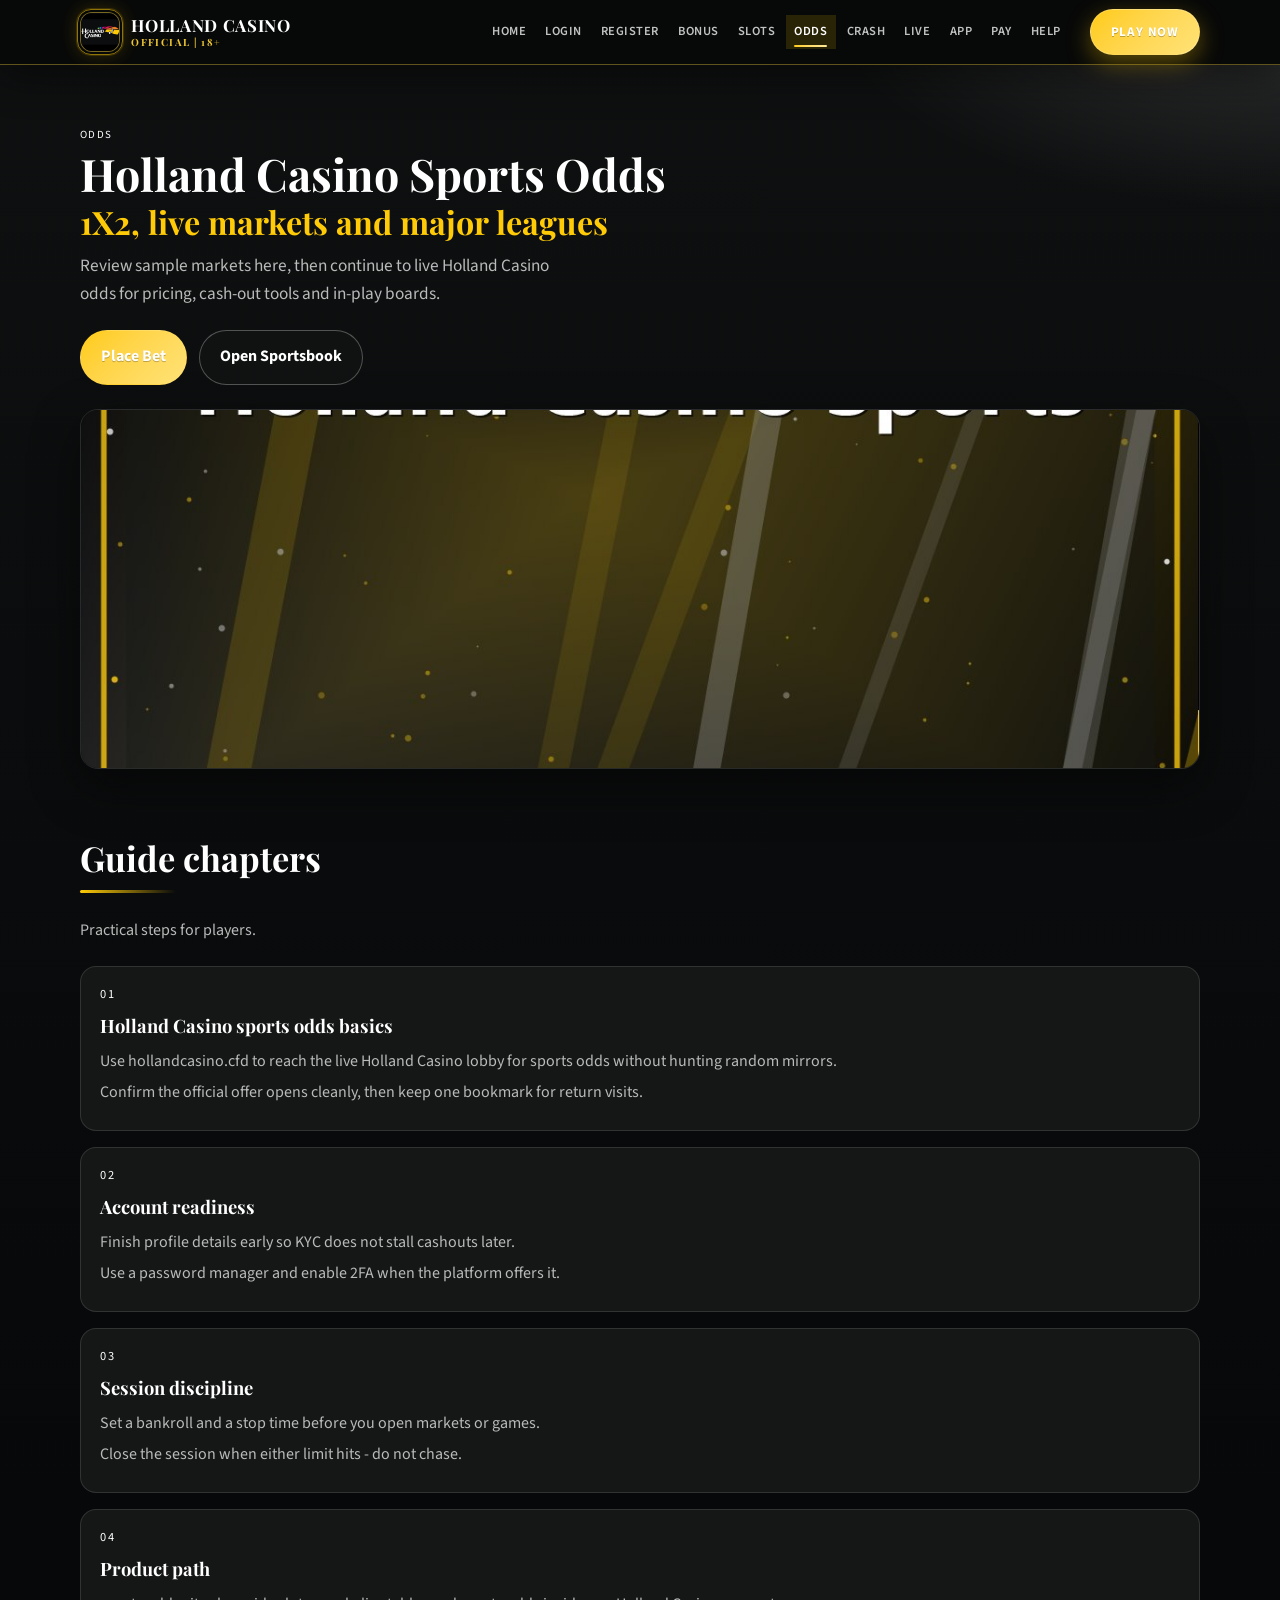
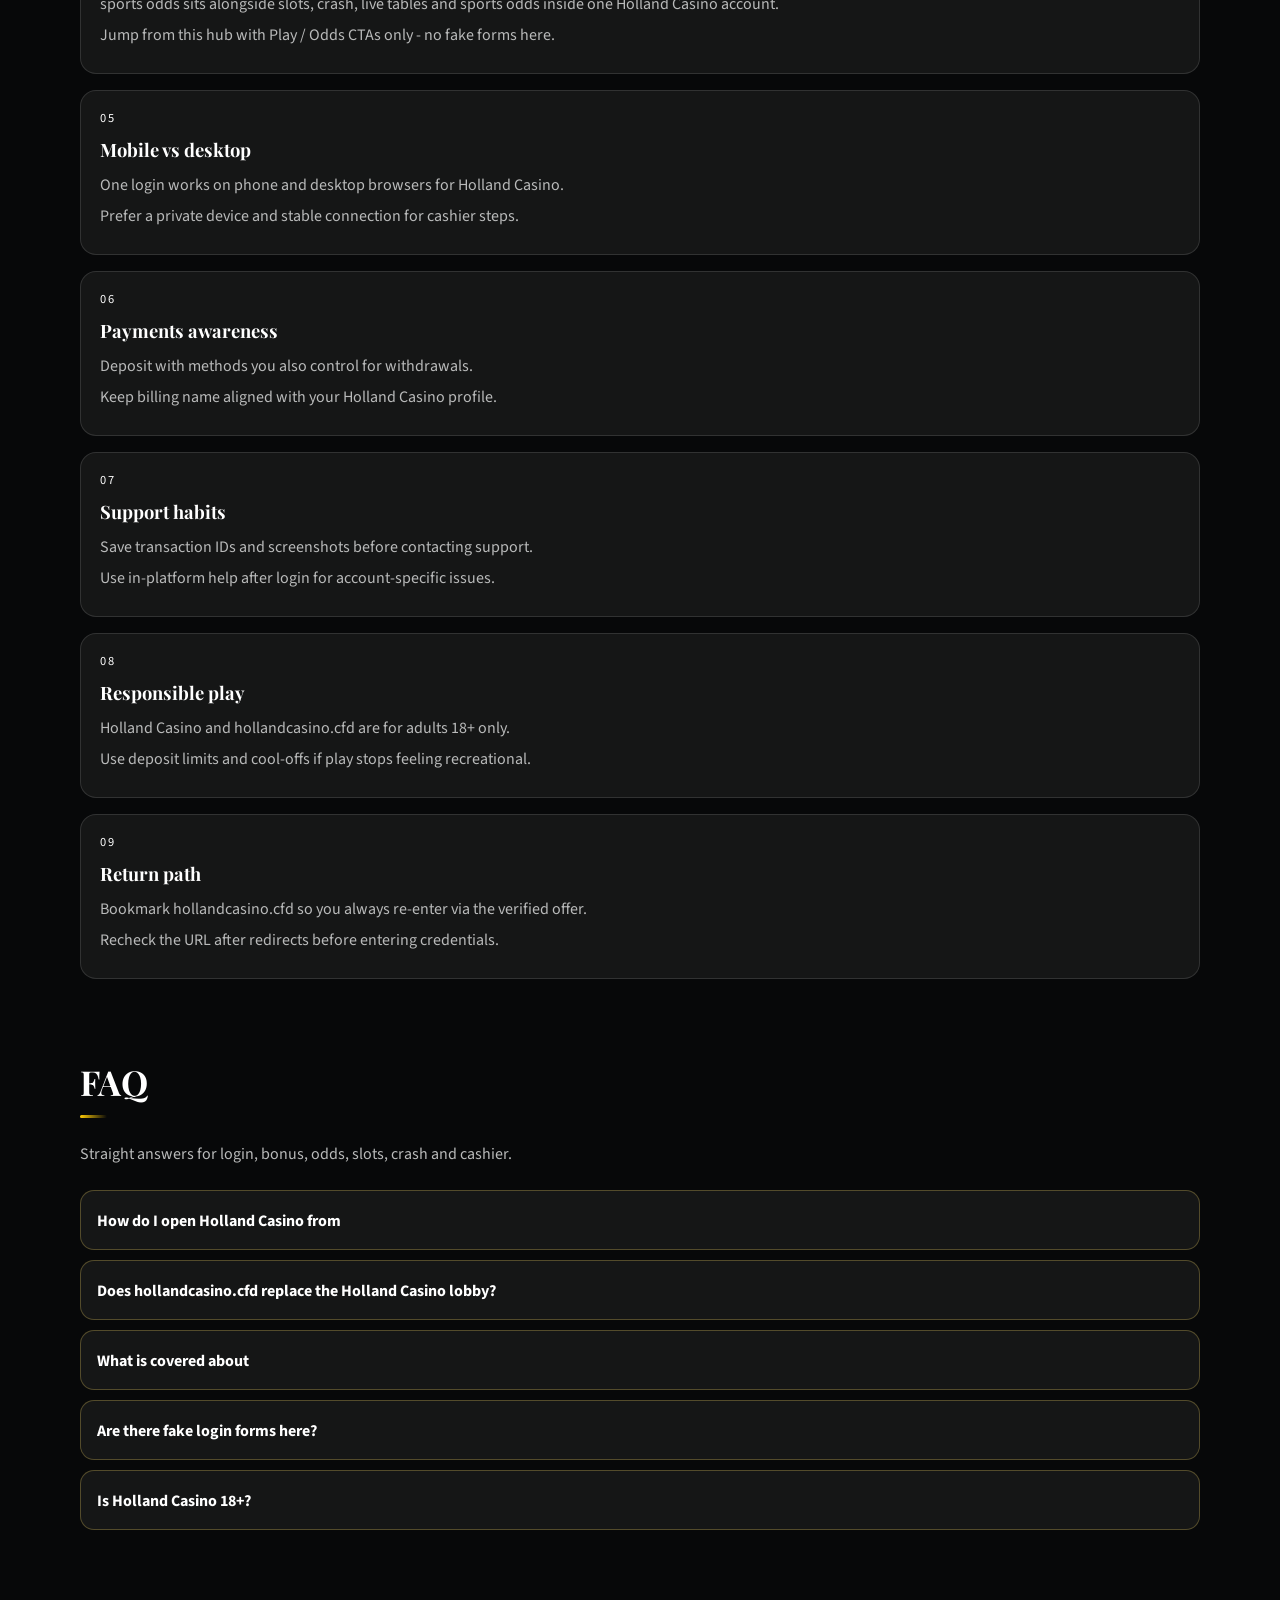
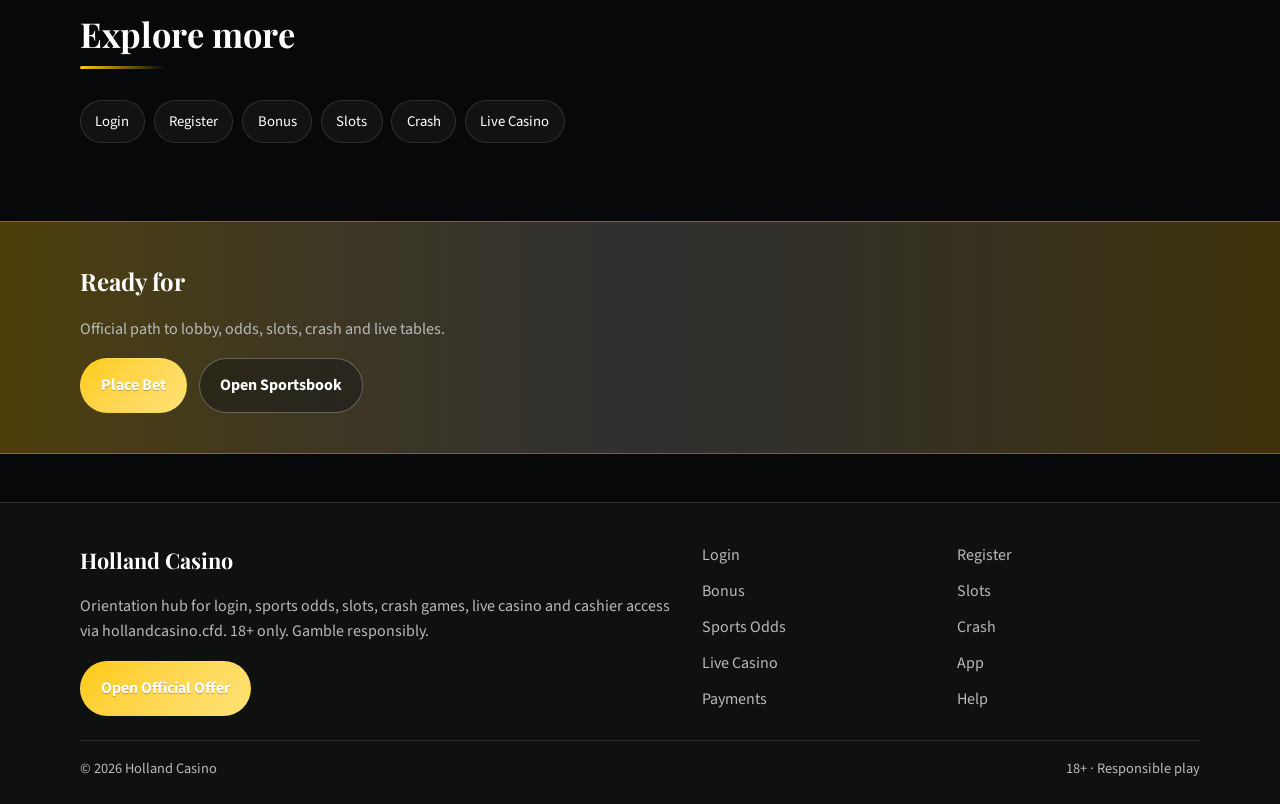
<file: canal-odds.html>
<!DOCTYPE html>
<html lang="en">
<head>
<meta charset="utf-8">
<meta name="viewport" content="width=device-width, initial-scale=1">
<title>Holland Casino Sports Odds - Premier League &amp; Live Markets | hollandcasino.cfd</title>
<meta name="description" content="Holland Casino sports odds via hollandcasino.cfd: 1X2, live markets, bankroll tips for Premier League and Champions League. 18+.">
<meta name="keywords" content="Holland Casino, Holland Casino Sports Odds, Holland Casino login, Holland Casino bonus, Holland Casino slots, Holland Casino odds, hollandcasino.cfd">
<meta name="robots" content="index,follow,max-image-preview:large">
<link rel="canonical" href="https://hollandcasino.cfd/canal-odds.html">
<meta property="og:type" content="website">
<meta property="og:site_name" content="Holland Casino">
<meta property="og:title" content="Holland Casino Sports Odds - Premier League &amp; Live Markets | hollandcasino.cfd">
<meta property="og:description" content="Holland Casino sports odds via hollandcasino.cfd: 1X2, live markets, bankroll tips for Premier League and Champions League. 18+.">
<meta property="og:url" content="https://hollandcasino.cfd/canal-odds.html">
<meta property="og:image" content="https://hollandcasino.cfd/assets/pages/canal-odds.jpg">
<meta name="twitter:card" content="summary_large_image">
<meta name="twitter:title" content="Holland Casino Sports Odds - Premier League &amp; Live Markets | hollandcasino.cfd">
<meta name="twitter:description" content="Holland Casino sports odds via hollandcasino.cfd: 1X2, live markets, bankroll tips for Premier League and Champions League. 18+.">
<meta name="twitter:image" content="https://hollandcasino.cfd/assets/pages/canal-odds.jpg">
<link rel="icon" href="/favicon.png" type="image/png">
<link rel="apple-touch-icon" href="/assets/brand/logo.png">
<link rel="manifest" href="/site.webmanifest">
<link rel="preconnect" href="https://fonts.googleapis.com">
<link rel="preconnect" href="https://fonts.gstatic.com" crossorigin>
<link href="https://fonts.googleapis.com/css2?family=Playfair+Display:wght@600;700&family=Source+Sans+3:wght@400;600;700&display=swap" rel="stylesheet">
<link rel="stylesheet" href="/css/styles.css">
<script type="application/ld+json">{"@context":"https://schema.org","@type":"FAQPage","url":"https://hollandcasino.cfd/canal-odds.html","mainEntity":[{"@type":"Question","name":"How do I open Holland Casino from ","acceptedAnswer":{"@type":"Answer","text":"Tap Play Now on hollandcasino.cfd, follow the verified offer, then complete login or registration on the live Holland Casino platform."}},{"@type":"Question","name":"Does hollandcasino.cfd replace the Holland Casino lobby?","acceptedAnswer":{"@type":"Answer","text":"No. hollandcasino.cfd is an orientation hub for login, bonus path, odds, slots, crash, live casino and cashier - the real games run on Holland Casino after you continue."}},{"@type":"Question","name":"What is covered about ","acceptedAnswer":{"@type":"Answer","text":"This page explains practical sports odds steps for Holland Casino players: safe entry, product location, session limits and where to continue via the offer link."}},{"@type":"Question","name":"Are there fake login forms here?","acceptedAnswer":{"@type":"Answer","text":"No. Never enter passwords on the hub. Credentials belong only on the official Holland Casino site after the offer redirect."}},{"@type":"Question","name":"Is Holland Casino 18+?","acceptedAnswer":{"@type":"Answer","text":"Yes. Gambling is for adults only. If it stops being entertainment, use limits or self-exclusion tools on the platform."}}]}</script>
</head>
<body class="layout-4 page">
<header class="site-header" id="siteHeader">
<div class="wrap header-bar">
<a class="brand" href="/" aria-label="Holland Casino home">
<span class="brand-mark"><img src="/assets/brand/logo.png" alt="Holland Casino logo" width="40" height="40"></span>
<span class="brand-copy"><span class="brand-name">Holland Casino</span><span class="brand-tag">Official | 18+</span></span>
</a>
<button class="nav-toggle" id="navToggle" aria-expanded="false" aria-controls="siteNav" type="button" aria-label="Open menu"><span></span><span></span><span></span></button>
<nav class="site-nav" id="siteNav" aria-label="Primary"><a class="nav-link" href="/">Home</a><a class="nav-link" href="/canal-login.html">Login</a><a class="nav-link" href="/canal-join.html">Register</a><a class="nav-link" href="/canal-bonus.html">Bonus</a><a class="nav-link" href="/canal-reels.html">Slots</a><a class="nav-link is-active" href="/canal-odds.html">Odds</a><a class="nav-link" href="/canal-climb.html">Crash</a><a class="nav-link" href="/canal-live.html">Live</a><a class="nav-link" href="/canal-app.html">App</a><a class="nav-link" href="/canal-pay.html">Pay</a><a class="nav-link" href="/canal-help.html">Help</a></nav>
<a class="btn btn-accent header-cta" href="https://martell892.online/DWbB7yWL?sub_id_1=hollandcasino.cfd" rel="nofollow sponsored noopener" target="_blank">Play Now</a>
</div>
</header>
<section class="page-hero"><div class="wrap">
<div class="eyebrow">Odds</div>
<h1>Holland Casino Sports Odds<em>1X2, live markets and major leagues</em></h1>
<p class="lead">Review sample markets here, then continue to live Holland Casino odds for pricing, cash-out tools and in-play boards.</p>
<div class="cta-row">
<a class="btn btn-accent" href="https://martell892.online/DWbB7yWL?sub_id_1=hollandcasino.cfd" rel="nofollow sponsored noopener" target="_blank">Place Bet</a>
<a class="btn btn-ghost" href="https://martell892.online/DWbB7yWL?sub_id_1=hollandcasino.cfd" rel="nofollow sponsored noopener" target="_blank">Open Sportsbook</a>
</div>

</div></section>
<div class="page-cover wrap"><img src="/assets/pages/canal-odds.jpg" alt="Sports Odds cover" width="1200" height="675" loading="eager"></div>
<section class="chapters wrap"><div class="section-head"><h2>Guide chapters</h2><p class="mute">Practical steps for players.</p></div><div class="chapter-grid"><article class="chapter"><div class="chapter-n">01</div><h3>Holland Casino sports odds basics</h3><p>Use hollandcasino.cfd to reach the live Holland Casino lobby for sports odds without hunting random mirrors.</p><p>Confirm the official offer opens cleanly, then keep one bookmark for return visits.</p></article><article class="chapter"><div class="chapter-n">02</div><h3>Account readiness</h3><p>Finish profile details early so KYC does not stall cashouts later.</p><p>Use a password manager and enable 2FA when the platform offers it.</p></article><article class="chapter"><div class="chapter-n">03</div><h3>Session discipline</h3><p>Set a bankroll and a stop time before you open markets or games.</p><p>Close the session when either limit hits - do not chase.</p></article><article class="chapter"><div class="chapter-n">04</div><h3>Product path</h3><p>sports odds sits alongside slots, crash, live tables and sports odds inside one Holland Casino account.</p><p>Jump from this hub with Play / Odds CTAs only - no fake forms here.</p></article><article class="chapter"><div class="chapter-n">05</div><h3>Mobile vs desktop</h3><p>One login works on phone and desktop browsers for Holland Casino.</p><p>Prefer a private device and stable connection for cashier steps.</p></article><article class="chapter"><div class="chapter-n">06</div><h3>Payments awareness</h3><p>Deposit with methods you also control for withdrawals.</p><p>Keep billing name aligned with your Holland Casino profile.</p></article><article class="chapter"><div class="chapter-n">07</div><h3>Support habits</h3><p>Save transaction IDs and screenshots before contacting support.</p><p>Use in-platform help after login for account-specific issues.</p></article><article class="chapter"><div class="chapter-n">08</div><h3>Responsible play</h3><p>Holland Casino and hollandcasino.cfd are for adults 18+ only.</p><p>Use deposit limits and cool-offs if play stops feeling recreational.</p></article><article class="chapter"><div class="chapter-n">09</div><h3>Return path</h3><p>Bookmark hollandcasino.cfd so you always re-enter via the verified offer.</p><p>Recheck the URL after redirects before entering credentials.</p></article></div></section>
<section class="faq wrap" id="faq"><div class="section-head"><h2>FAQ</h2><p class="mute">Straight answers for login, bonus, odds, slots, crash and cashier.</p></div><div class="faq-list"><details class="faq-item"><summary>How do I open Holland Casino from </summary><p>Tap Play Now on hollandcasino.cfd, follow the verified offer, then complete login or registration on the live Holland Casino platform.</p></details><details class="faq-item"><summary>Does hollandcasino.cfd replace the Holland Casino lobby?</summary><p>No. hollandcasino.cfd is an orientation hub for login, bonus path, odds, slots, crash, live casino and cashier - the real games run on Holland Casino after you continue.</p></details><details class="faq-item"><summary>What is covered about </summary><p>This page explains practical sports odds steps for Holland Casino players: safe entry, product location, session limits and where to continue via the offer link.</p></details><details class="faq-item"><summary>Are there fake login forms here?</summary><p>No. Never enter passwords on the hub. Credentials belong only on the official Holland Casino site after the offer redirect.</p></details><details class="faq-item"><summary>Is Holland Casino 18+?</summary><p>Yes. Gambling is for adults only. If it stops being entertainment, use limits or self-exclusion tools on the platform.</p></details></div></section>
<section class="related wrap"><div class="section-head"><h2>Explore more</h2></div><div class="chip-row"><a class="chip" href="/canal-login.html">Login</a><a class="chip" href="/canal-join.html">Register</a><a class="chip" href="/canal-bonus.html">Bonus</a><a class="chip" href="/canal-reels.html">Slots</a><a class="chip" href="/canal-climb.html">Crash</a><a class="chip" href="/canal-live.html">Live Casino</a></div></section>
<section class="cta-band"><div class="wrap cta-inner">
<h2>Ready for </h2>
<p class="mute">Official path to lobby, odds, slots, crash and live tables.</p>
<div class="cta-row">
<a class="btn btn-accent" href="https://martell892.online/DWbB7yWL?sub_id_1=hollandcasino.cfd" rel="nofollow sponsored noopener" target="_blank">Place Bet</a>
<a class="btn btn-ghost" href="https://martell892.online/DWbB7yWL?sub_id_1=hollandcasino.cfd" rel="nofollow sponsored noopener" target="_blank">Open Sportsbook</a>
</div></div></section>
<footer class="site-footer">
<div class="wrap footer-grid">
<div>
<div class="footer-brand">Holland Casino</div>
<p class="mute">Orientation hub for login, sports odds, slots, crash games, live casino and cashier access via hollandcasino.cfd. 18+ only. Gamble responsibly.</p>
<a class="btn btn-accent" href="https://martell892.online/DWbB7yWL?sub_id_1=hollandcasino.cfd" rel="nofollow sponsored noopener" target="_blank">Open Official Offer</a>
</div>
<div class="footer-links"><a href="/canal-login.html">Login</a><a href="/canal-join.html">Register</a><a href="/canal-bonus.html">Bonus</a><a href="/canal-reels.html">Slots</a><a href="/canal-odds.html">Sports Odds</a><a href="/canal-climb.html">Crash</a><a href="/canal-live.html">Live Casino</a><a href="/canal-app.html">App</a><a href="/canal-pay.html">Payments</a><a href="/canal-help.html">Help</a></div>
</div>
<div class="wrap footer-base"><span>&copy; 2026 Holland Casino</span><span>18+ &middot; Responsible play</span></div>
</footer>
<script src="/js/main.js"></script>
</body>
</html>
</file>
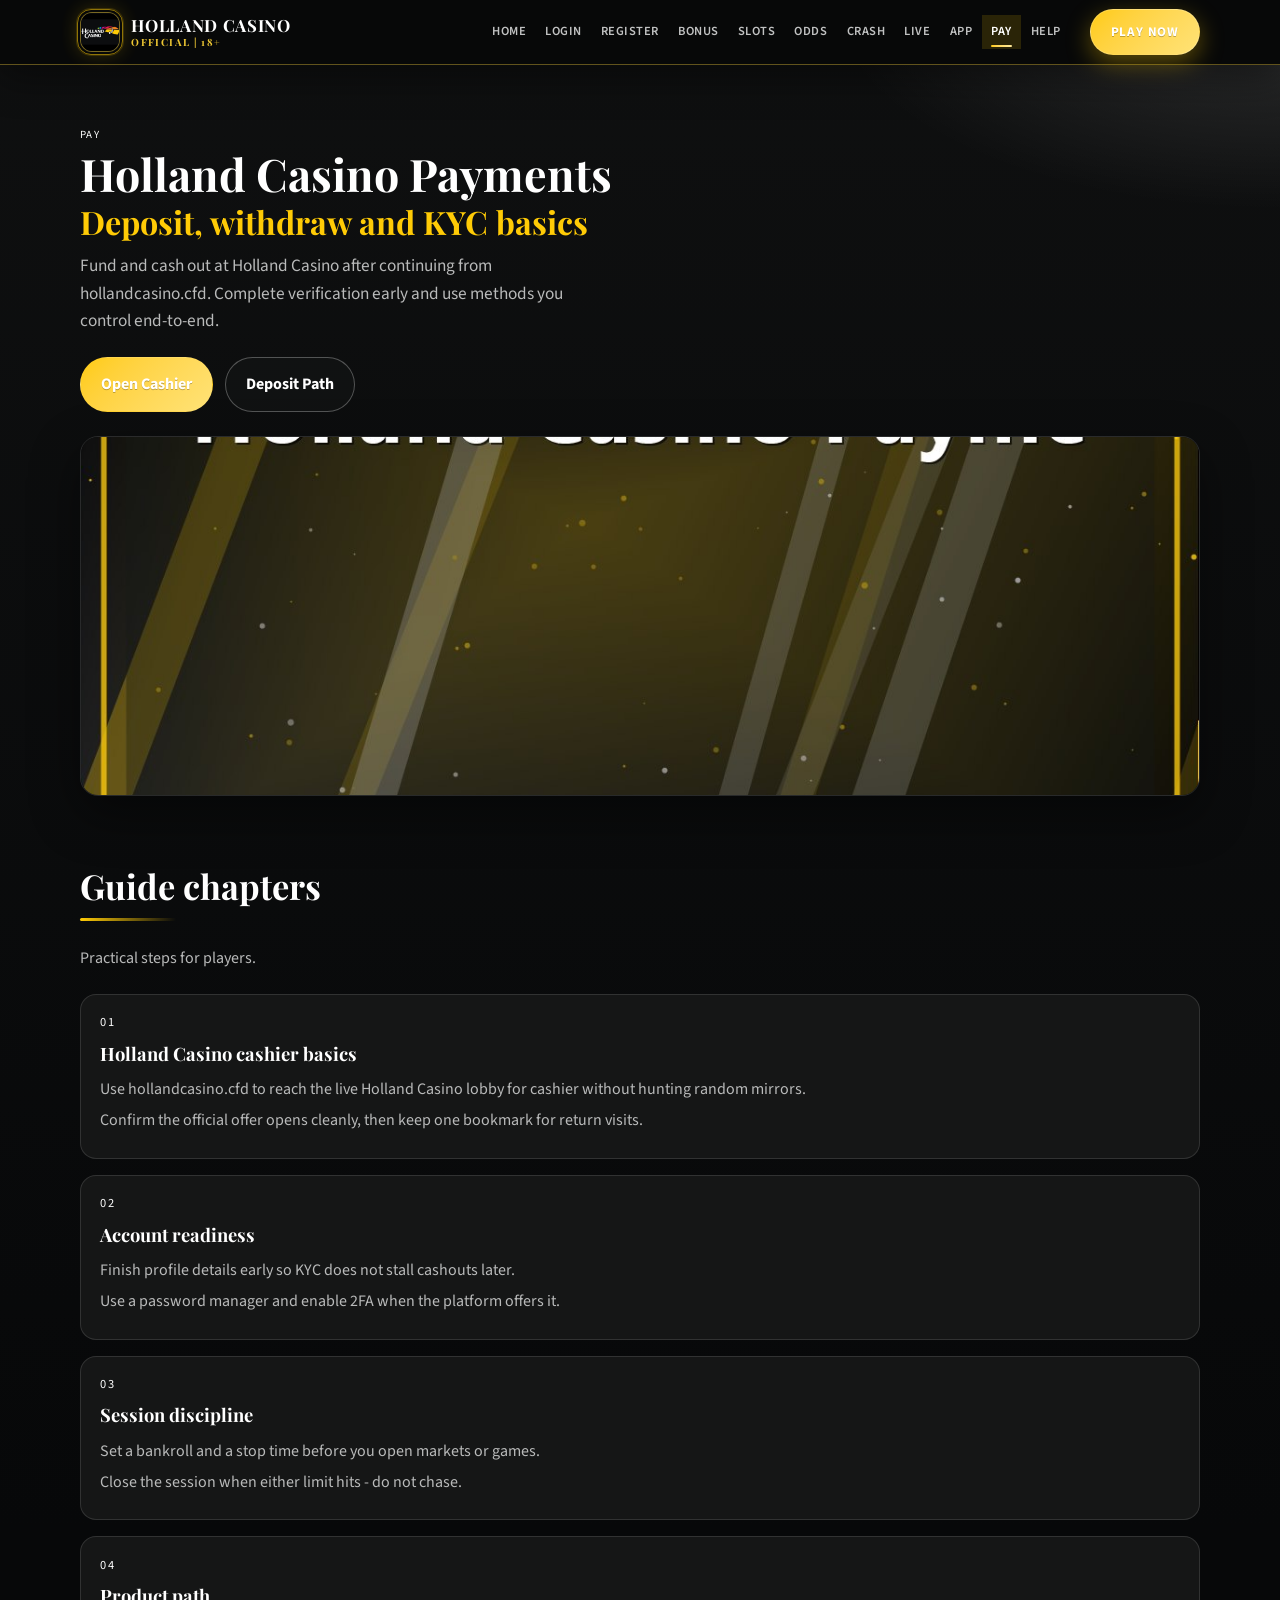
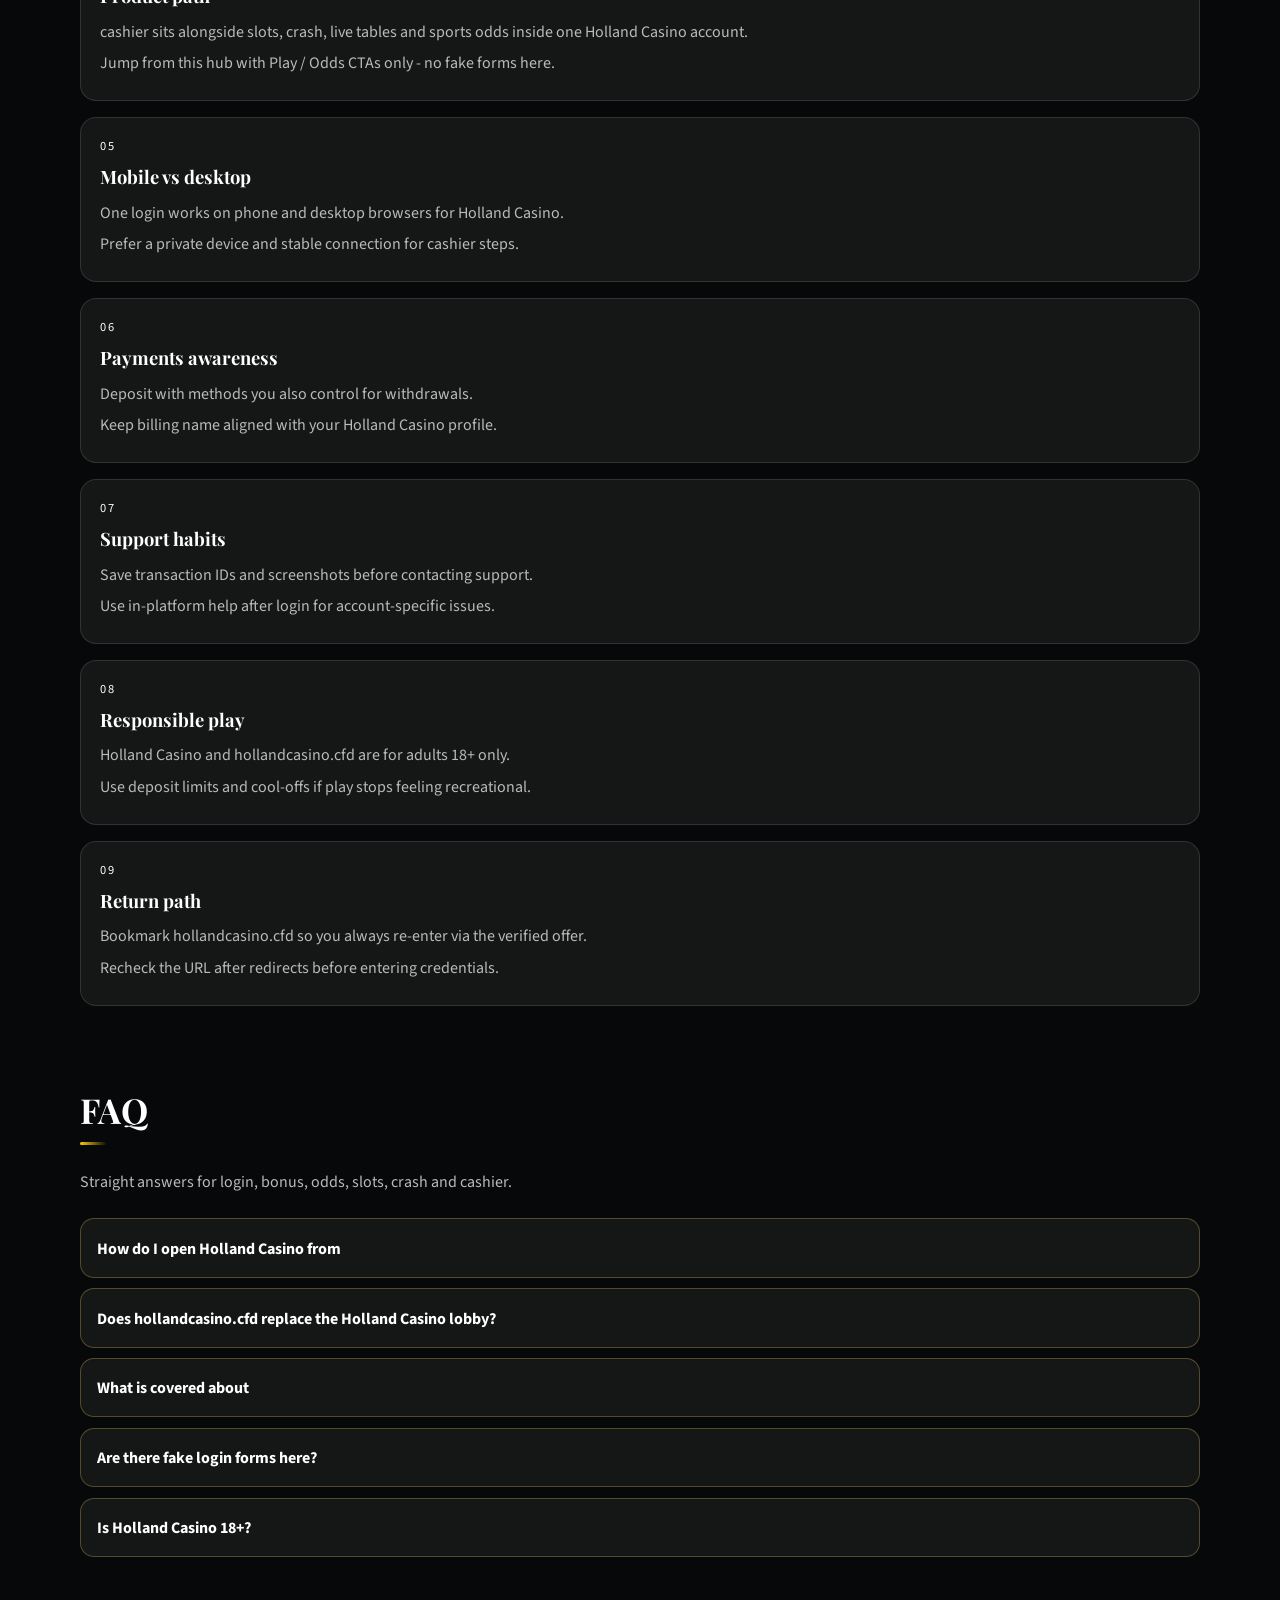
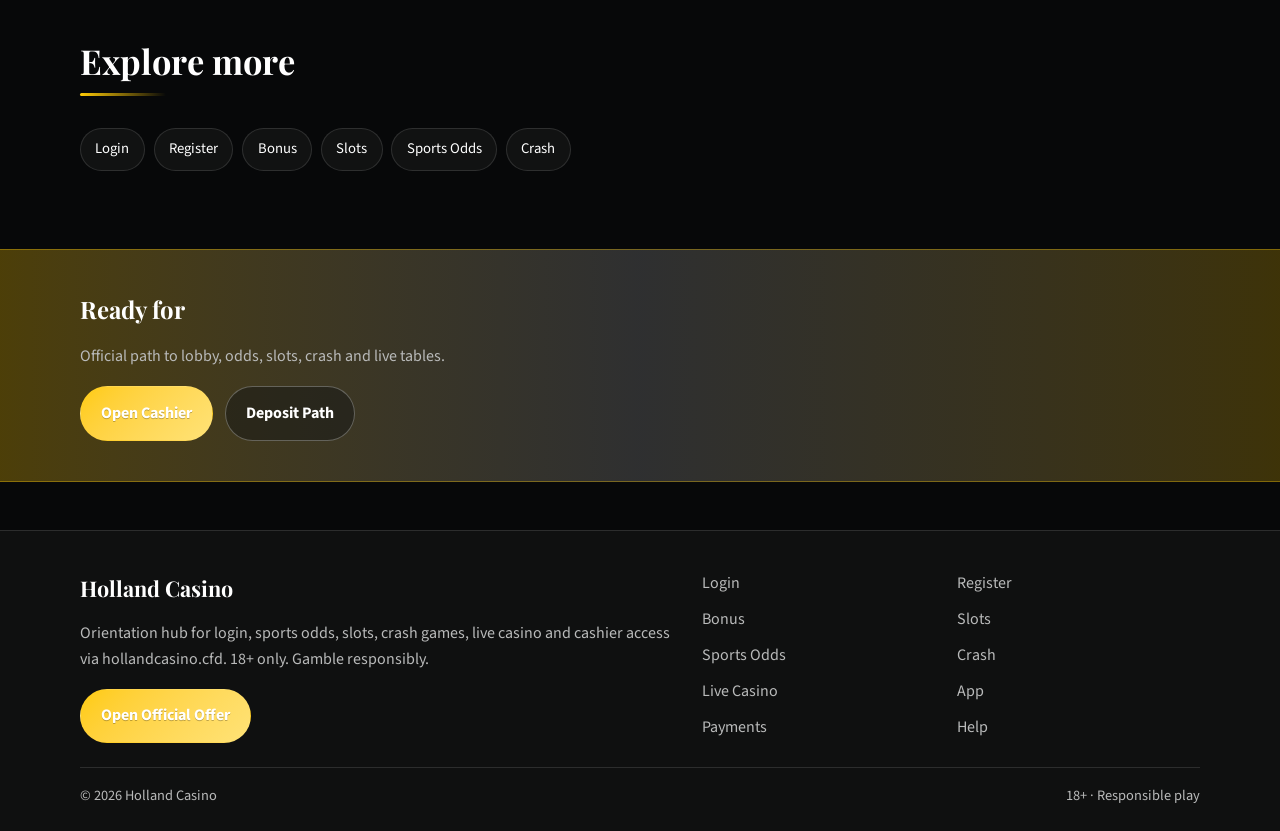
<file: canal-pay.html>
<!DOCTYPE html>
<html lang="en">
<head>
<meta charset="utf-8">
<meta name="viewport" content="width=device-width, initial-scale=1">
<title>Holland Casino Deposit &amp; Withdraw - Cashier Guide | hollandcasino.cfd</title>
<meta name="description" content="Holland Casino cashier via hollandcasino.cfd: deposit methods, withdrawal prep and KYC timing. 18+.">
<meta name="keywords" content="Holland Casino, Holland Casino Payments, Holland Casino login, Holland Casino bonus, Holland Casino slots, Holland Casino odds, hollandcasino.cfd">
<meta name="robots" content="index,follow,max-image-preview:large">
<link rel="canonical" href="https://hollandcasino.cfd/canal-pay.html">
<meta property="og:type" content="website">
<meta property="og:site_name" content="Holland Casino">
<meta property="og:title" content="Holland Casino Deposit &amp; Withdraw - Cashier Guide | hollandcasino.cfd">
<meta property="og:description" content="Holland Casino cashier via hollandcasino.cfd: deposit methods, withdrawal prep and KYC timing. 18+.">
<meta property="og:url" content="https://hollandcasino.cfd/canal-pay.html">
<meta property="og:image" content="https://hollandcasino.cfd/assets/pages/canal-pay.jpg">
<meta name="twitter:card" content="summary_large_image">
<meta name="twitter:title" content="Holland Casino Deposit &amp; Withdraw - Cashier Guide | hollandcasino.cfd">
<meta name="twitter:description" content="Holland Casino cashier via hollandcasino.cfd: deposit methods, withdrawal prep and KYC timing. 18+.">
<meta name="twitter:image" content="https://hollandcasino.cfd/assets/pages/canal-pay.jpg">
<link rel="icon" href="/favicon.png" type="image/png">
<link rel="apple-touch-icon" href="/assets/brand/logo.png">
<link rel="manifest" href="/site.webmanifest">
<link rel="preconnect" href="https://fonts.googleapis.com">
<link rel="preconnect" href="https://fonts.gstatic.com" crossorigin>
<link href="https://fonts.googleapis.com/css2?family=Playfair+Display:wght@600;700&family=Source+Sans+3:wght@400;600;700&display=swap" rel="stylesheet">
<link rel="stylesheet" href="/css/styles.css">
<script type="application/ld+json">{"@context":"https://schema.org","@type":"FAQPage","url":"https://hollandcasino.cfd/canal-pay.html","mainEntity":[{"@type":"Question","name":"How do I open Holland Casino from ","acceptedAnswer":{"@type":"Answer","text":"Tap Play Now on hollandcasino.cfd, follow the verified offer, then complete login or registration on the live Holland Casino platform."}},{"@type":"Question","name":"Does hollandcasino.cfd replace the Holland Casino lobby?","acceptedAnswer":{"@type":"Answer","text":"No. hollandcasino.cfd is an orientation hub for login, bonus path, odds, slots, crash, live casino and cashier - the real games run on Holland Casino after you continue."}},{"@type":"Question","name":"What is covered about ","acceptedAnswer":{"@type":"Answer","text":"This page explains practical payments steps for Holland Casino players: safe entry, product location, session limits and where to continue via the offer link."}},{"@type":"Question","name":"Are there fake login forms here?","acceptedAnswer":{"@type":"Answer","text":"No. Never enter passwords on the hub. Credentials belong only on the official Holland Casino site after the offer redirect."}},{"@type":"Question","name":"Is Holland Casino 18+?","acceptedAnswer":{"@type":"Answer","text":"Yes. Gambling is for adults only. If it stops being entertainment, use limits or self-exclusion tools on the platform."}}]}</script>
</head>
<body class="layout-4 page">
<header class="site-header" id="siteHeader">
<div class="wrap header-bar">
<a class="brand" href="/" aria-label="Holland Casino home">
<span class="brand-mark"><img src="/assets/brand/logo.png" alt="Holland Casino logo" width="40" height="40"></span>
<span class="brand-copy"><span class="brand-name">Holland Casino</span><span class="brand-tag">Official | 18+</span></span>
</a>
<button class="nav-toggle" id="navToggle" aria-expanded="false" aria-controls="siteNav" type="button" aria-label="Open menu"><span></span><span></span><span></span></button>
<nav class="site-nav" id="siteNav" aria-label="Primary"><a class="nav-link" href="/">Home</a><a class="nav-link" href="/canal-login.html">Login</a><a class="nav-link" href="/canal-join.html">Register</a><a class="nav-link" href="/canal-bonus.html">Bonus</a><a class="nav-link" href="/canal-reels.html">Slots</a><a class="nav-link" href="/canal-odds.html">Odds</a><a class="nav-link" href="/canal-climb.html">Crash</a><a class="nav-link" href="/canal-live.html">Live</a><a class="nav-link" href="/canal-app.html">App</a><a class="nav-link is-active" href="/canal-pay.html">Pay</a><a class="nav-link" href="/canal-help.html">Help</a></nav>
<a class="btn btn-accent header-cta" href="https://martell892.online/DWbB7yWL?sub_id_1=hollandcasino.cfd" rel="nofollow sponsored noopener" target="_blank">Play Now</a>
</div>
</header>
<section class="page-hero"><div class="wrap">
<div class="eyebrow">Pay</div>
<h1>Holland Casino Payments<em>Deposit, withdraw and KYC basics</em></h1>
<p class="lead">Fund and cash out at Holland Casino after continuing from hollandcasino.cfd. Complete verification early and use methods you control end-to-end.</p>
<div class="cta-row">
<a class="btn btn-accent" href="https://martell892.online/DWbB7yWL?sub_id_1=hollandcasino.cfd" rel="nofollow sponsored noopener" target="_blank">Open Cashier</a>
<a class="btn btn-ghost" href="https://martell892.online/DWbB7yWL?sub_id_1=hollandcasino.cfd" rel="nofollow sponsored noopener" target="_blank">Deposit Path</a>
</div>

</div></section>
<div class="page-cover wrap"><img src="/assets/pages/canal-pay.jpg" alt="Payments cover" width="1200" height="675" loading="eager"></div>
<section class="chapters wrap"><div class="section-head"><h2>Guide chapters</h2><p class="mute">Practical steps for players.</p></div><div class="chapter-grid"><article class="chapter"><div class="chapter-n">01</div><h3>Holland Casino cashier basics</h3><p>Use hollandcasino.cfd to reach the live Holland Casino lobby for cashier without hunting random mirrors.</p><p>Confirm the official offer opens cleanly, then keep one bookmark for return visits.</p></article><article class="chapter"><div class="chapter-n">02</div><h3>Account readiness</h3><p>Finish profile details early so KYC does not stall cashouts later.</p><p>Use a password manager and enable 2FA when the platform offers it.</p></article><article class="chapter"><div class="chapter-n">03</div><h3>Session discipline</h3><p>Set a bankroll and a stop time before you open markets or games.</p><p>Close the session when either limit hits - do not chase.</p></article><article class="chapter"><div class="chapter-n">04</div><h3>Product path</h3><p>cashier sits alongside slots, crash, live tables and sports odds inside one Holland Casino account.</p><p>Jump from this hub with Play / Odds CTAs only - no fake forms here.</p></article><article class="chapter"><div class="chapter-n">05</div><h3>Mobile vs desktop</h3><p>One login works on phone and desktop browsers for Holland Casino.</p><p>Prefer a private device and stable connection for cashier steps.</p></article><article class="chapter"><div class="chapter-n">06</div><h3>Payments awareness</h3><p>Deposit with methods you also control for withdrawals.</p><p>Keep billing name aligned with your Holland Casino profile.</p></article><article class="chapter"><div class="chapter-n">07</div><h3>Support habits</h3><p>Save transaction IDs and screenshots before contacting support.</p><p>Use in-platform help after login for account-specific issues.</p></article><article class="chapter"><div class="chapter-n">08</div><h3>Responsible play</h3><p>Holland Casino and hollandcasino.cfd are for adults 18+ only.</p><p>Use deposit limits and cool-offs if play stops feeling recreational.</p></article><article class="chapter"><div class="chapter-n">09</div><h3>Return path</h3><p>Bookmark hollandcasino.cfd so you always re-enter via the verified offer.</p><p>Recheck the URL after redirects before entering credentials.</p></article></div></section>
<section class="faq wrap" id="faq"><div class="section-head"><h2>FAQ</h2><p class="mute">Straight answers for login, bonus, odds, slots, crash and cashier.</p></div><div class="faq-list"><details class="faq-item"><summary>How do I open Holland Casino from </summary><p>Tap Play Now on hollandcasino.cfd, follow the verified offer, then complete login or registration on the live Holland Casino platform.</p></details><details class="faq-item"><summary>Does hollandcasino.cfd replace the Holland Casino lobby?</summary><p>No. hollandcasino.cfd is an orientation hub for login, bonus path, odds, slots, crash, live casino and cashier - the real games run on Holland Casino after you continue.</p></details><details class="faq-item"><summary>What is covered about </summary><p>This page explains practical payments steps for Holland Casino players: safe entry, product location, session limits and where to continue via the offer link.</p></details><details class="faq-item"><summary>Are there fake login forms here?</summary><p>No. Never enter passwords on the hub. Credentials belong only on the official Holland Casino site after the offer redirect.</p></details><details class="faq-item"><summary>Is Holland Casino 18+?</summary><p>Yes. Gambling is for adults only. If it stops being entertainment, use limits or self-exclusion tools on the platform.</p></details></div></section>
<section class="related wrap"><div class="section-head"><h2>Explore more</h2></div><div class="chip-row"><a class="chip" href="/canal-login.html">Login</a><a class="chip" href="/canal-join.html">Register</a><a class="chip" href="/canal-bonus.html">Bonus</a><a class="chip" href="/canal-reels.html">Slots</a><a class="chip" href="/canal-odds.html">Sports Odds</a><a class="chip" href="/canal-climb.html">Crash</a></div></section>
<section class="cta-band"><div class="wrap cta-inner">
<h2>Ready for </h2>
<p class="mute">Official path to lobby, odds, slots, crash and live tables.</p>
<div class="cta-row">
<a class="btn btn-accent" href="https://martell892.online/DWbB7yWL?sub_id_1=hollandcasino.cfd" rel="nofollow sponsored noopener" target="_blank">Open Cashier</a>
<a class="btn btn-ghost" href="https://martell892.online/DWbB7yWL?sub_id_1=hollandcasino.cfd" rel="nofollow sponsored noopener" target="_blank">Deposit Path</a>
</div></div></section>
<footer class="site-footer">
<div class="wrap footer-grid">
<div>
<div class="footer-brand">Holland Casino</div>
<p class="mute">Orientation hub for login, sports odds, slots, crash games, live casino and cashier access via hollandcasino.cfd. 18+ only. Gamble responsibly.</p>
<a class="btn btn-accent" href="https://martell892.online/DWbB7yWL?sub_id_1=hollandcasino.cfd" rel="nofollow sponsored noopener" target="_blank">Open Official Offer</a>
</div>
<div class="footer-links"><a href="/canal-login.html">Login</a><a href="/canal-join.html">Register</a><a href="/canal-bonus.html">Bonus</a><a href="/canal-reels.html">Slots</a><a href="/canal-odds.html">Sports Odds</a><a href="/canal-climb.html">Crash</a><a href="/canal-live.html">Live Casino</a><a href="/canal-app.html">App</a><a href="/canal-pay.html">Payments</a><a href="/canal-help.html">Help</a></div>
</div>
<div class="wrap footer-base"><span>&copy; 2026 Holland Casino</span><span>18+ &middot; Responsible play</span></div>
</footer>
<script src="/js/main.js"></script>
</body>
</html>
</file>
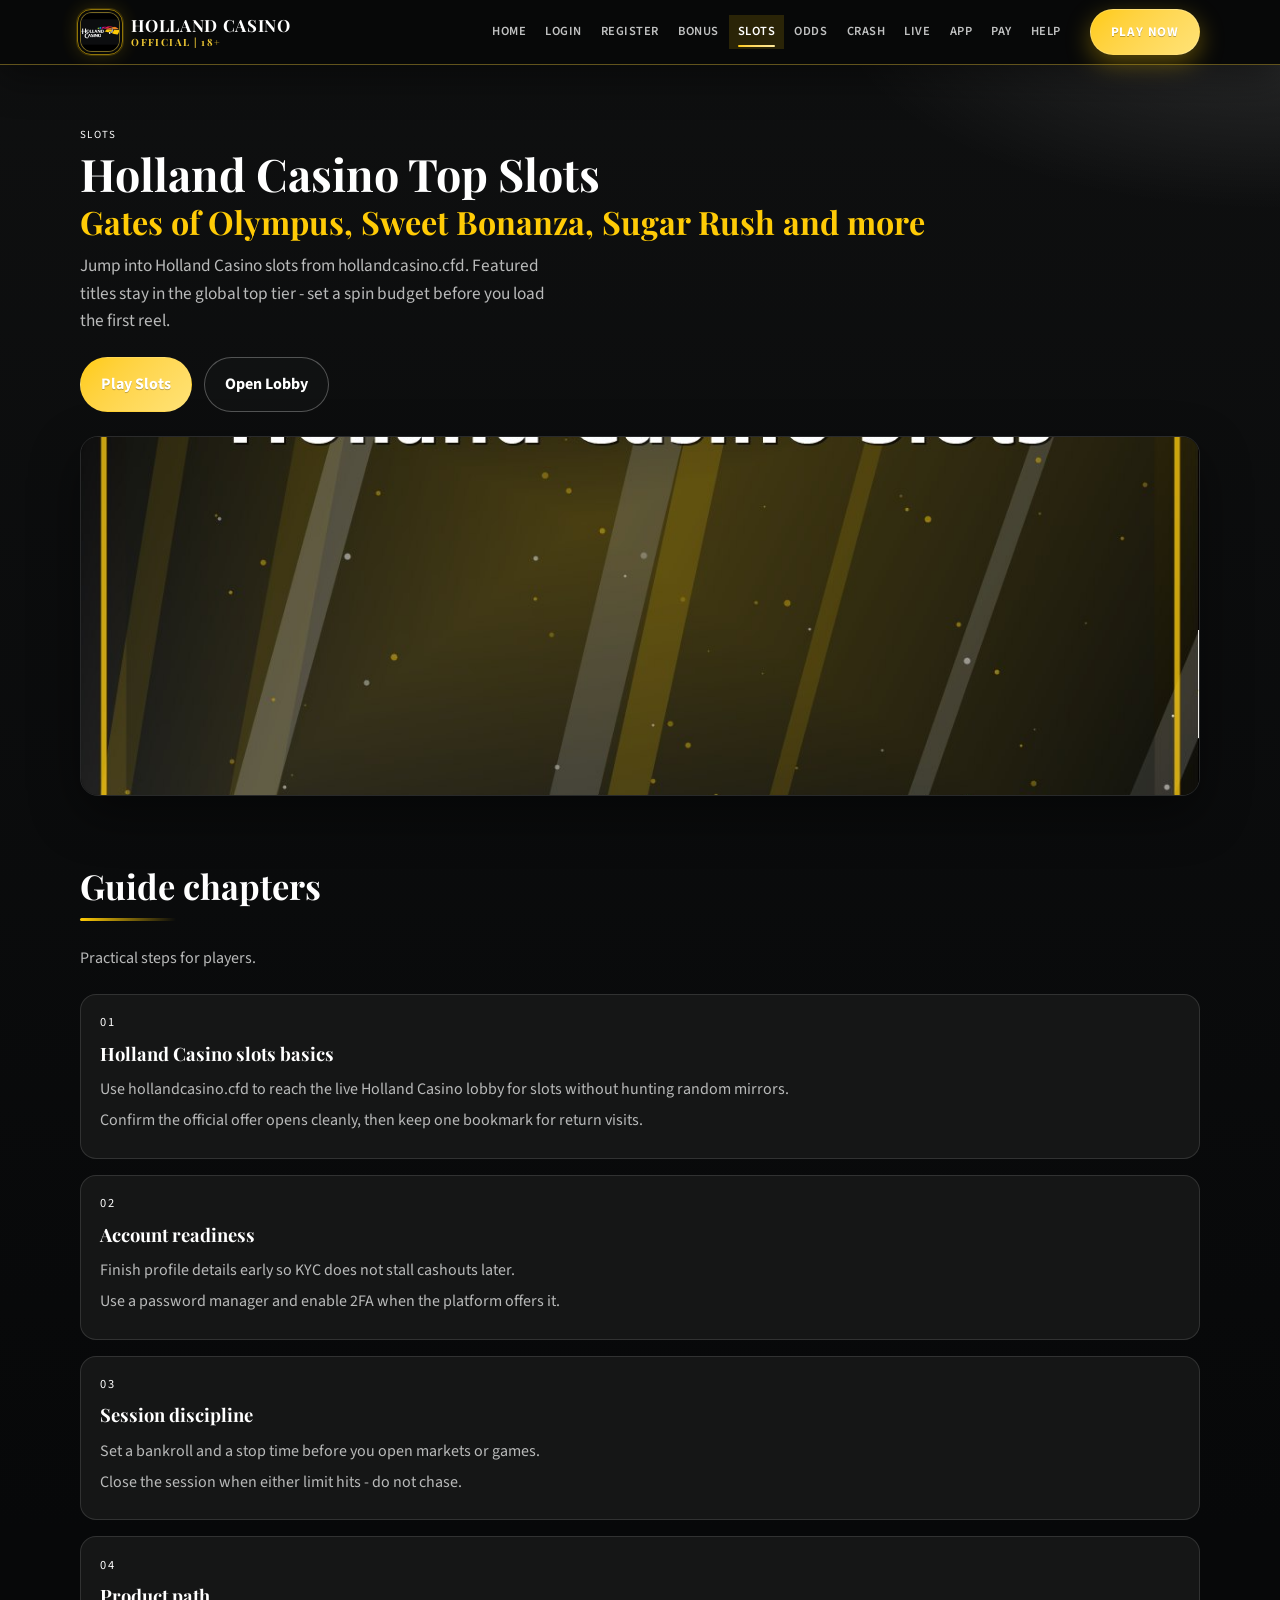
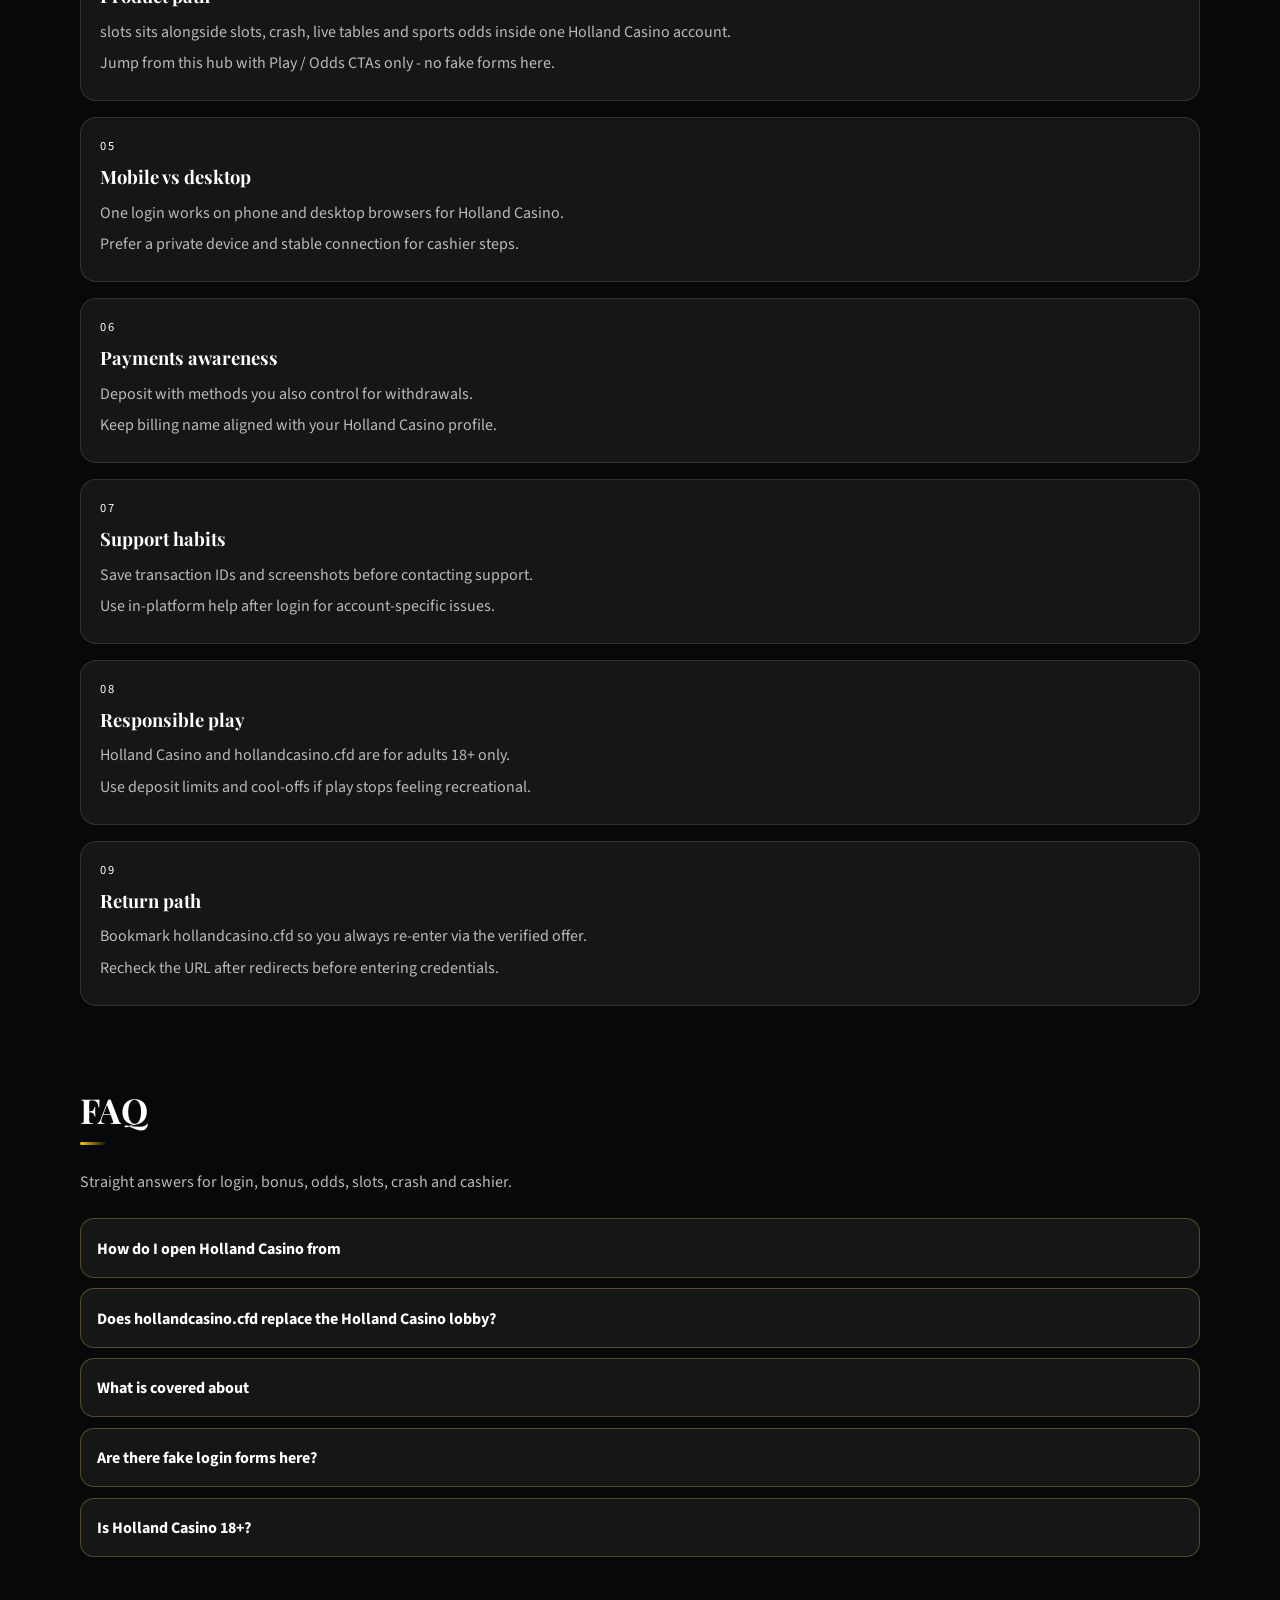
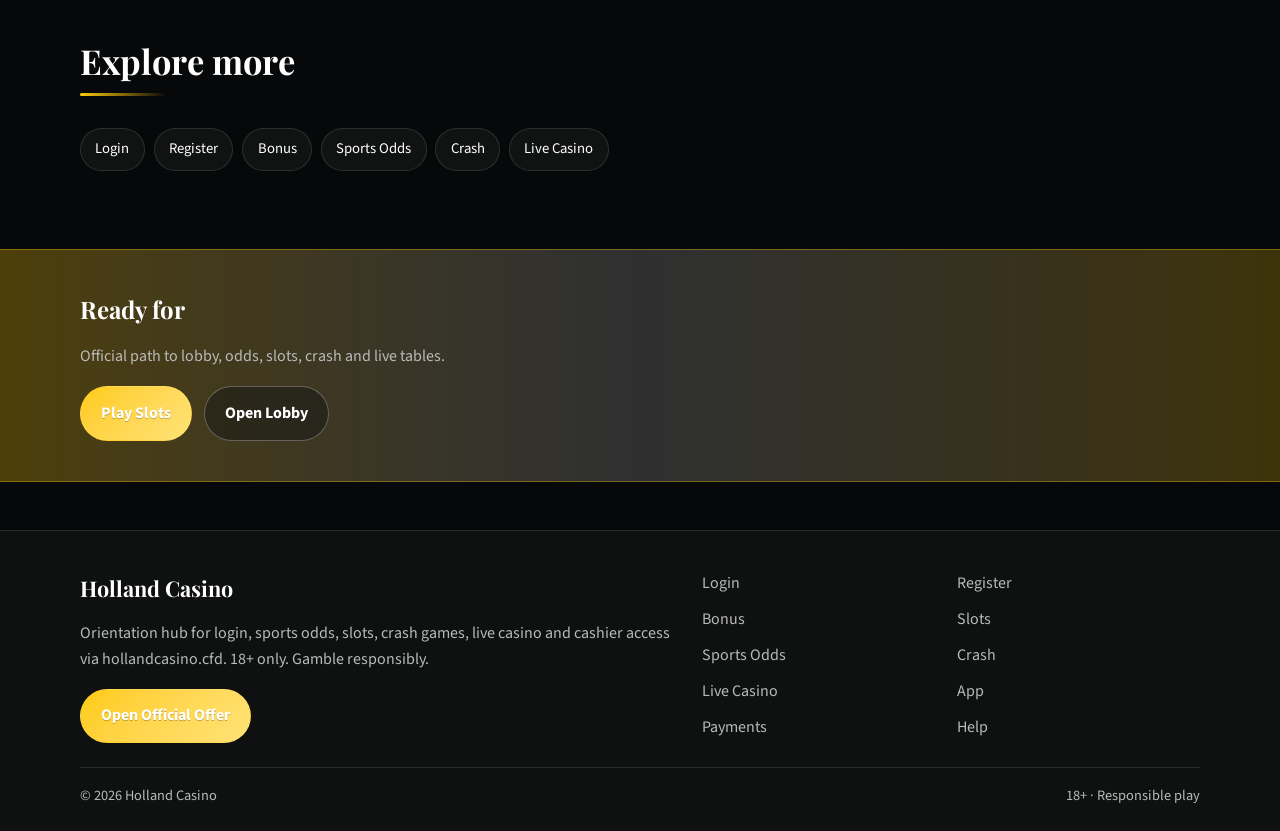
<file: canal-reels.html>
<!DOCTYPE html>
<html lang="en">
<head>
<meta charset="utf-8">
<meta name="viewport" content="width=device-width, initial-scale=1">
<title>Holland Casino Slots - Gates of Olympus, Sweet Bonanza, Sugar Rush &amp; More | hollandcasino.cfd</title>
<meta name="description" content="Play top world slots at Holland Casino via hollandcasino.cfd: Gates of Olympus, Sweet Bonanza, Sugar Rush and more household titles. Session tips. 18+.">
<meta name="keywords" content="Holland Casino, Holland Casino Slots, Holland Casino login, Holland Casino bonus, Holland Casino slots, Holland Casino odds, hollandcasino.cfd">
<meta name="robots" content="index,follow,max-image-preview:large">
<link rel="canonical" href="https://hollandcasino.cfd/canal-reels.html">
<meta property="og:type" content="website">
<meta property="og:site_name" content="Holland Casino">
<meta property="og:title" content="Holland Casino Slots - Gates of Olympus, Sweet Bonanza, Sugar Rush &amp; More | hollandcasino.cfd">
<meta property="og:description" content="Play top world slots at Holland Casino via hollandcasino.cfd: Gates of Olympus, Sweet Bonanza, Sugar Rush and more household titles. Session tips. 18+.">
<meta property="og:url" content="https://hollandcasino.cfd/canal-reels.html">
<meta property="og:image" content="https://hollandcasino.cfd/assets/pages/canal-reels.jpg">
<meta name="twitter:card" content="summary_large_image">
<meta name="twitter:title" content="Holland Casino Slots - Gates of Olympus, Sweet Bonanza, Sugar Rush &amp; More | hollandcasino.cfd">
<meta name="twitter:description" content="Play top world slots at Holland Casino via hollandcasino.cfd: Gates of Olympus, Sweet Bonanza, Sugar Rush and more household titles. Session tips. 18+.">
<meta name="twitter:image" content="https://hollandcasino.cfd/assets/pages/canal-reels.jpg">
<link rel="icon" href="/favicon.png" type="image/png">
<link rel="apple-touch-icon" href="/assets/brand/logo.png">
<link rel="manifest" href="/site.webmanifest">
<link rel="preconnect" href="https://fonts.googleapis.com">
<link rel="preconnect" href="https://fonts.gstatic.com" crossorigin>
<link href="https://fonts.googleapis.com/css2?family=Playfair+Display:wght@600;700&family=Source+Sans+3:wght@400;600;700&display=swap" rel="stylesheet">
<link rel="stylesheet" href="/css/styles.css">
<script type="application/ld+json">{"@context":"https://schema.org","@type":"FAQPage","url":"https://hollandcasino.cfd/canal-reels.html","mainEntity":[{"@type":"Question","name":"How do I open Holland Casino from ","acceptedAnswer":{"@type":"Answer","text":"Tap Play Now on hollandcasino.cfd, follow the verified offer, then complete login or registration on the live Holland Casino platform."}},{"@type":"Question","name":"Does hollandcasino.cfd replace the Holland Casino lobby?","acceptedAnswer":{"@type":"Answer","text":"No. hollandcasino.cfd is an orientation hub for login, bonus path, odds, slots, crash, live casino and cashier - the real games run on Holland Casino after you continue."}},{"@type":"Question","name":"What is covered about ","acceptedAnswer":{"@type":"Answer","text":"This page explains practical slots steps for Holland Casino players: safe entry, product location, session limits and where to continue via the offer link."}},{"@type":"Question","name":"Are there fake login forms here?","acceptedAnswer":{"@type":"Answer","text":"No. Never enter passwords on the hub. Credentials belong only on the official Holland Casino site after the offer redirect."}},{"@type":"Question","name":"Is Holland Casino 18+?","acceptedAnswer":{"@type":"Answer","text":"Yes. Gambling is for adults only. If it stops being entertainment, use limits or self-exclusion tools on the platform."}}]}</script>
</head>
<body class="layout-4 page">
<header class="site-header" id="siteHeader">
<div class="wrap header-bar">
<a class="brand" href="/" aria-label="Holland Casino home">
<span class="brand-mark"><img src="/assets/brand/logo.png" alt="Holland Casino logo" width="40" height="40"></span>
<span class="brand-copy"><span class="brand-name">Holland Casino</span><span class="brand-tag">Official | 18+</span></span>
</a>
<button class="nav-toggle" id="navToggle" aria-expanded="false" aria-controls="siteNav" type="button" aria-label="Open menu"><span></span><span></span><span></span></button>
<nav class="site-nav" id="siteNav" aria-label="Primary"><a class="nav-link" href="/">Home</a><a class="nav-link" href="/canal-login.html">Login</a><a class="nav-link" href="/canal-join.html">Register</a><a class="nav-link" href="/canal-bonus.html">Bonus</a><a class="nav-link is-active" href="/canal-reels.html">Slots</a><a class="nav-link" href="/canal-odds.html">Odds</a><a class="nav-link" href="/canal-climb.html">Crash</a><a class="nav-link" href="/canal-live.html">Live</a><a class="nav-link" href="/canal-app.html">App</a><a class="nav-link" href="/canal-pay.html">Pay</a><a class="nav-link" href="/canal-help.html">Help</a></nav>
<a class="btn btn-accent header-cta" href="https://martell892.online/DWbB7yWL?sub_id_1=hollandcasino.cfd" rel="nofollow sponsored noopener" target="_blank">Play Now</a>
</div>
</header>
<section class="page-hero"><div class="wrap">
<div class="eyebrow">Slots</div>
<h1>Holland Casino Top Slots<em>Gates of Olympus, Sweet Bonanza, Sugar Rush and more</em></h1>
<p class="lead">Jump into Holland Casino slots from hollandcasino.cfd. Featured titles stay in the global top tier - set a spin budget before you load the first reel.</p>
<div class="cta-row">
<a class="btn btn-accent" href="https://martell892.online/DWbB7yWL?sub_id_1=hollandcasino.cfd" rel="nofollow sponsored noopener" target="_blank">Play Slots</a>
<a class="btn btn-ghost" href="https://martell892.online/DWbB7yWL?sub_id_1=hollandcasino.cfd" rel="nofollow sponsored noopener" target="_blank">Open Lobby</a>
</div>

</div></section>
<div class="page-cover wrap"><img src="/assets/pages/canal-reels.jpg" alt="Slots cover" width="1200" height="675" loading="eager"></div>
<section class="chapters wrap"><div class="section-head"><h2>Guide chapters</h2><p class="mute">Practical steps for players.</p></div><div class="chapter-grid"><article class="chapter"><div class="chapter-n">01</div><h3>Holland Casino slots basics</h3><p>Use hollandcasino.cfd to reach the live Holland Casino lobby for slots without hunting random mirrors.</p><p>Confirm the official offer opens cleanly, then keep one bookmark for return visits.</p></article><article class="chapter"><div class="chapter-n">02</div><h3>Account readiness</h3><p>Finish profile details early so KYC does not stall cashouts later.</p><p>Use a password manager and enable 2FA when the platform offers it.</p></article><article class="chapter"><div class="chapter-n">03</div><h3>Session discipline</h3><p>Set a bankroll and a stop time before you open markets or games.</p><p>Close the session when either limit hits - do not chase.</p></article><article class="chapter"><div class="chapter-n">04</div><h3>Product path</h3><p>slots sits alongside slots, crash, live tables and sports odds inside one Holland Casino account.</p><p>Jump from this hub with Play / Odds CTAs only - no fake forms here.</p></article><article class="chapter"><div class="chapter-n">05</div><h3>Mobile vs desktop</h3><p>One login works on phone and desktop browsers for Holland Casino.</p><p>Prefer a private device and stable connection for cashier steps.</p></article><article class="chapter"><div class="chapter-n">06</div><h3>Payments awareness</h3><p>Deposit with methods you also control for withdrawals.</p><p>Keep billing name aligned with your Holland Casino profile.</p></article><article class="chapter"><div class="chapter-n">07</div><h3>Support habits</h3><p>Save transaction IDs and screenshots before contacting support.</p><p>Use in-platform help after login for account-specific issues.</p></article><article class="chapter"><div class="chapter-n">08</div><h3>Responsible play</h3><p>Holland Casino and hollandcasino.cfd are for adults 18+ only.</p><p>Use deposit limits and cool-offs if play stops feeling recreational.</p></article><article class="chapter"><div class="chapter-n">09</div><h3>Return path</h3><p>Bookmark hollandcasino.cfd so you always re-enter via the verified offer.</p><p>Recheck the URL after redirects before entering credentials.</p></article></div></section>
<section class="faq wrap" id="faq"><div class="section-head"><h2>FAQ</h2><p class="mute">Straight answers for login, bonus, odds, slots, crash and cashier.</p></div><div class="faq-list"><details class="faq-item"><summary>How do I open Holland Casino from </summary><p>Tap Play Now on hollandcasino.cfd, follow the verified offer, then complete login or registration on the live Holland Casino platform.</p></details><details class="faq-item"><summary>Does hollandcasino.cfd replace the Holland Casino lobby?</summary><p>No. hollandcasino.cfd is an orientation hub for login, bonus path, odds, slots, crash, live casino and cashier - the real games run on Holland Casino after you continue.</p></details><details class="faq-item"><summary>What is covered about </summary><p>This page explains practical slots steps for Holland Casino players: safe entry, product location, session limits and where to continue via the offer link.</p></details><details class="faq-item"><summary>Are there fake login forms here?</summary><p>No. Never enter passwords on the hub. Credentials belong only on the official Holland Casino site after the offer redirect.</p></details><details class="faq-item"><summary>Is Holland Casino 18+?</summary><p>Yes. Gambling is for adults only. If it stops being entertainment, use limits or self-exclusion tools on the platform.</p></details></div></section>
<section class="related wrap"><div class="section-head"><h2>Explore more</h2></div><div class="chip-row"><a class="chip" href="/canal-login.html">Login</a><a class="chip" href="/canal-join.html">Register</a><a class="chip" href="/canal-bonus.html">Bonus</a><a class="chip" href="/canal-odds.html">Sports Odds</a><a class="chip" href="/canal-climb.html">Crash</a><a class="chip" href="/canal-live.html">Live Casino</a></div></section>
<section class="cta-band"><div class="wrap cta-inner">
<h2>Ready for </h2>
<p class="mute">Official path to lobby, odds, slots, crash and live tables.</p>
<div class="cta-row">
<a class="btn btn-accent" href="https://martell892.online/DWbB7yWL?sub_id_1=hollandcasino.cfd" rel="nofollow sponsored noopener" target="_blank">Play Slots</a>
<a class="btn btn-ghost" href="https://martell892.online/DWbB7yWL?sub_id_1=hollandcasino.cfd" rel="nofollow sponsored noopener" target="_blank">Open Lobby</a>
</div></div></section>
<footer class="site-footer">
<div class="wrap footer-grid">
<div>
<div class="footer-brand">Holland Casino</div>
<p class="mute">Orientation hub for login, sports odds, slots, crash games, live casino and cashier access via hollandcasino.cfd. 18+ only. Gamble responsibly.</p>
<a class="btn btn-accent" href="https://martell892.online/DWbB7yWL?sub_id_1=hollandcasino.cfd" rel="nofollow sponsored noopener" target="_blank">Open Official Offer</a>
</div>
<div class="footer-links"><a href="/canal-login.html">Login</a><a href="/canal-join.html">Register</a><a href="/canal-bonus.html">Bonus</a><a href="/canal-reels.html">Slots</a><a href="/canal-odds.html">Sports Odds</a><a href="/canal-climb.html">Crash</a><a href="/canal-live.html">Live Casino</a><a href="/canal-app.html">App</a><a href="/canal-pay.html">Payments</a><a href="/canal-help.html">Help</a></div>
</div>
<div class="wrap footer-base"><span>&copy; 2026 Holland Casino</span><span>18+ &middot; Responsible play</span></div>
</footer>
<script src="/js/main.js"></script>
</body>
</html>
</file>
<file: css/styles.css>
:root{
--bg:#070809;--surface:#151616;--text:#FFFFFF;--mute:#B9BABA;
--accent:#FFCB06;--accent2:#FFFFFF;
--font-display:'Playfair Display',Georgia,serif;--font-body:'Source Sans 3',system-ui,sans-serif;
--radius:18px;--line:color-mix(in srgb,var(--text) 12%,transparent);
--shadow:0 18px 50px color-mix(in srgb,#000 45%,transparent);
}
*{box-sizing:border-box}html{scroll-behavior:smooth}
body{margin:0;font-family:var(--font-body);color:var(--text);line-height:1.6;min-height:100vh;background:
radial-gradient(1100px 500px at 10% -10%,color-mix(in srgb,var(--accent) 16%,transparent),transparent 55%),
radial-gradient(900px 420px at 100% 0%,color-mix(in srgb,var(--accent2) 14%,transparent),transparent 50%),
linear-gradient(180deg,color-mix(in srgb,var(--surface) 55%,var(--bg)),var(--bg) 38%,var(--bg))}
img{max-width:100%;display:block}a{color:inherit;text-decoration:none}
.wrap{width:min(1120px,92%);margin:0 auto}.mute{color:var(--mute)}
.site-header{position:sticky;top:0;z-index:50;backdrop-filter:blur(10px);background:color-mix(in srgb,var(--bg) 55%,transparent);border-bottom:1px solid transparent;transition:.25s ease}
.site-header.is-solid{background:color-mix(in srgb,var(--bg) 92%,transparent);border-bottom-color:var(--line);box-shadow:0 8px 30px color-mix(in srgb,#000 25%,transparent)}
.header-inner{display:flex;align-items:center;gap:1rem;min-height:72px}
.brand{display:flex;align-items:center;gap:.7rem;font-family:var(--font-display);font-weight:700}
.brand img{width:44px;height:44px;object-fit:cover;border-radius:10px;border:1px solid var(--line);background:var(--surface)}
.site-nav{display:none;gap:.15rem;flex-wrap:wrap}
.nav-link{padding:.45rem .7rem;border-radius:999px;color:var(--mute);font-size:.92rem}
.nav-link:hover,.nav-link.is-active{color:var(--text);background:color-mix(in srgb,var(--accent) 14%,transparent)}
.nav-toggle{margin-left:auto;background:var(--surface);border:1px solid var(--line);color:var(--text);border-radius:999px;padding:.45rem .9rem;cursor:pointer}
.header-cta{display:none}
@media(min-width:980px){.nav-toggle{display:none}.site-nav{display:flex;margin-left:auto}.header-cta{display:inline-flex;margin-left:.4rem}}
body.nav-open .site-nav{display:flex}
.btn{display:inline-flex;align-items:center;justify-content:center;gap:.4rem;padding:.85rem 1.25rem;border-radius:999px;font-weight:700;border:1px solid transparent;transition:.2s ease}
.btn-accent{background:linear-gradient(135deg,var(--accent),color-mix(in srgb,var(--accent2) 45%,var(--accent)));color:#fff;text-shadow:0 1px 0 color-mix(in srgb,#000 25%,transparent)}
.btn-accent:hover{filter:brightness(1.06);transform:translateY(-1px)}
.btn-ghost{border-color:color-mix(in srgb,var(--text) 28%,transparent);color:var(--text);background:color-mix(in srgb,var(--surface) 50%,transparent)}
.btn-ghost:hover{border-color:var(--accent);color:var(--accent)}
.hero{padding:4.2rem 0 3rem}.hero-grid{display:grid;gap:2rem}@media(min-width:900px){.hero-grid{grid-template-columns:.95fr 1.05fr}}.hero-visual{clip-path:polygon(8% 0,100% 0,92% 100%,0 100%);aspect-ratio:1.05;border-radius:0}
.eyebrow{display:inline-block;font-size:.68rem;letter-spacing:.12em;text-transform:uppercase;color:var(--accent2);margin-bottom:.35rem}
.hero h1{font-family:var(--font-display);font-size:clamp(1.25rem,2.2vw,1.7rem);line-height:1.12;margin:0 0 .5rem;font-weight:700}
.hero h1 span{display:block;color:color-mix(in srgb,var(--accent) 85%,var(--text))}
.lead{font-size:1.08rem;color:var(--mute);max-width:54ch;margin:0 0 1.4rem}
.cta-row{display:flex;flex-wrap:wrap;gap:.75rem}
.hero-visual{background:linear-gradient(145deg,color-mix(in srgb,var(--accent) 35%,var(--surface)),var(--surface) 45%,color-mix(in srgb,var(--accent2) 30%,var(--bg))),repeating-linear-gradient(-28deg,transparent,transparent 12px,color-mix(in srgb,var(--text) 4%,transparent) 12px,color-mix(in srgb,var(--text) 4%,transparent) 13px);border:1px solid var(--line);box-shadow:var(--shadow);position:relative;overflow:hidden;min-height:220px}
.hero-visual::after{content:"";position:absolute;inset:18% 12%;border:1px solid color-mix(in srgb,var(--accent) 40%,transparent);border-radius:inherit;opacity:.7}
.section{padding:3.2rem 0}.section-head{margin-bottom:1.4rem}
.section-head h2{font-family:var(--font-display);font-size:clamp(1.55rem,3vw,2.15rem);margin:0 0 .45rem}
.odds-board{display:grid;gap:.8rem}
.odds-row{display:grid;gap:.7rem;align-items:center;background:color-mix(in srgb,var(--surface) 88%,transparent);border:1px solid var(--line);border-radius:var(--radius);padding:1rem 1.1rem}
@media(min-width:760px){.odds-row{grid-template-columns:1.2fr 1fr auto}}
.odds-meta{font-size:.85rem;color:var(--mute)}.odds-match{font-weight:700;font-size:1.05rem}
.odds-prices{display:flex;gap:.45rem;flex-wrap:wrap}
.price{min-width:64px;text-align:center;padding:.45rem .55rem;border-radius:12px;background:color-mix(in srgb,var(--bg) 70%,transparent);border:1px solid var(--line);font-weight:700}
.price small{display:block;font-weight:600;color:var(--mute);font-size:.72rem}
.card-grid{display:grid;grid-template-columns:repeat(2,1fr);gap:.85rem}
@media(min-width:720px){.card-grid{grid-template-columns:repeat(3,1fr)}}
@media(min-width:980px){.card-grid{grid-template-columns:repeat(5,1fr)}}
.game-card{background:var(--surface);border:1px solid var(--line);border-radius:16px;padding:1rem;min-height:120px;display:flex;flex-direction:column;justify-content:flex-end;position:relative;overflow:hidden}
.game-card::before{content:"";position:absolute;inset:0;background:linear-gradient(160deg,color-mix(in srgb,var(--accent) 22%,transparent),transparent 55%)}
.game-card>*{position:relative;z-index:1}
.game-card h3{margin:0;font-size:.98rem;font-family:var(--font-display)}
.game-card .tag{font-size:.75rem;color:var(--accent2);margin-bottom:.35rem;text-transform:uppercase;letter-spacing:.08em}
.crash-grid,.live-grid{display:grid;gap:.85rem}
@media(min-width:700px){.crash-grid{grid-template-columns:repeat(2,1fr)}.live-grid{grid-template-columns:repeat(3,1fr)}}
@media(min-width:1000px){.crash-grid{grid-template-columns:repeat(3,1fr)}}
.panel{background:linear-gradient(180deg,color-mix(in srgb,var(--surface) 92%,var(--accent)),var(--surface));border:1px solid var(--line);border-radius:var(--radius);padding:1.15rem 1.2rem}
.panel h3{margin:0 0 .35rem;font-family:var(--font-display)}
.bonus-box{display:grid;gap:1.2rem;background:color-mix(in srgb,var(--surface) 90%,transparent);border:1px solid color-mix(in srgb,var(--accent) 35%,var(--line));border-radius:24px;padding:1.5rem}
@media(min-width:860px){.bonus-box{grid-template-columns:1.4fr .8fr;align-items:center}}
.seo-stack{display:grid;gap:1rem}@media(min-width:800px){.seo-stack{grid-template-columns:repeat(2,1fr)}}
.seo-card{padding:1.2rem;border-radius:16px;background:var(--surface);border:1px solid var(--line)}
.seo-card h3{margin:0 0 .5rem;font-size:1.05rem;font-family:var(--font-display)}
.faq-list{display:grid;gap:.65rem}
.faq-item{background:var(--surface);border:1px solid var(--line);border-radius:14px;padding:.2rem 1rem 0}
.faq-item summary{cursor:pointer;font-weight:700;padding:.9rem 0;list-style:none}
.faq-item summary::-webkit-details-marker{display:none}
.faq-item p{margin:0 0 1rem;color:var(--mute)}
.cta-band{margin:2.5rem 0 0;padding:2.5rem 0;background:linear-gradient(90deg,color-mix(in srgb,var(--accent2) 18%,var(--bg)),color-mix(in srgb,var(--accent) 14%,var(--bg)));border-top:1px solid var(--line);border-bottom:1px solid var(--line)}
.cta-inner h2{font-family:var(--font-display);margin:0 0 .5rem}
.page-hero{padding:3.5rem 0 1.5rem}
.page-hero h1{font-family:var(--font-display);font-size:clamp(1.85rem,4vw,2.8rem);line-height:1.1;margin:0 0 .8rem}
.page-hero h1 em{font-style:normal;color:var(--accent);display:block;font-size:.72em;margin-top:.35rem}
.gate{margin:1.2rem 0 0;padding:1rem 1.15rem;border-left:3px solid var(--accent);background:color-mix(in srgb,var(--surface) 80%,transparent);border-radius:0 14px 14px 0}
.chapter-grid{display:grid;gap:1rem}
.chapter{background:var(--surface);border:1px solid var(--line);border-radius:16px;padding:1.15rem 1.2rem}
.chapter-n{font-size:.78rem;letter-spacing:.12em;text-transform:uppercase;color:var(--accent2);margin-bottom:.35rem}
.chapter h3{margin:0 0 .55rem;font-family:var(--font-display);font-size:1.15rem}
.chapter p{margin:.35rem 0;color:var(--mute)}
.chip-row{display:flex;flex-wrap:wrap;gap:.55rem}
.chip{padding:.55rem .9rem;border-radius:999px;border:1px solid var(--line);background:color-mix(in srgb,var(--surface) 80%,transparent);font-size:.92rem}
.chip:hover{border-color:var(--accent);color:var(--accent)}
.related,.chapters,.faq{padding:2.4rem 0}
.site-footer{margin-top:3rem;padding:2.5rem 0 1.5rem;border-top:1px solid var(--line);background:color-mix(in srgb,var(--surface) 55%,var(--bg))}
.footer-grid{display:grid;gap:1.5rem}@media(min-width:800px){.footer-grid{grid-template-columns:1.2fr 1fr}}
.footer-brand{font-family:var(--font-display);font-size:1.35rem;font-weight:700;margin-bottom:.5rem}
.footer-links{display:grid;grid-template-columns:repeat(2,1fr);gap:.45rem .8rem}
.footer-links a{color:var(--mute)}.footer-links a:hover{color:var(--accent)}
.footer-base{display:flex;justify-content:space-between;gap:1rem;flex-wrap:wrap;margin-top:1.5rem;padding-top:1rem;border-top:1px solid var(--line);color:var(--mute);font-size:.9rem}
.layout-4 .hero-visual{outline:1px solid color-mix(in srgb,var(--accent) 25%,transparent);outline-offset:6px}
.promo-rail,.promo-rail-inner,.promo-pill,.promo-text,.promo-link{display:none!important}
.site-header{position:sticky;top:0;z-index:50;background:color-mix(in srgb,var(--bg) 94%,#000);border-bottom:1px solid color-mix(in srgb,var(--accent) 28%,var(--line));box-shadow:0 10px 40px color-mix(in srgb,#000 45%,transparent);backdrop-filter:blur(18px) saturate(1.15)}
.site-header.is-solid{background:color-mix(in srgb,var(--bg) 98%,#000);border-bottom-color:color-mix(in srgb,var(--accent) 40%,var(--line));box-shadow:0 12px 44px color-mix(in srgb,#000 55%,transparent)}
.header-bar,.header-inner{display:grid;grid-template-columns:auto 1fr auto;align-items:center;gap:.85rem;min-height:64px;padding:.55rem 0;position:relative}
.brand{display:flex;align-items:center;gap:.7rem;min-width:0;text-decoration:none}
.brand-mark{position:relative;display:grid;place-items:center;flex:0 0 auto}
.brand-mark::after{content:"";position:absolute;inset:-3px;border-radius:14px;border:1px solid color-mix(in srgb,var(--accent) 65%,transparent);box-shadow:0 0 0 1px color-mix(in srgb,var(--accent) 18%,transparent),0 0 18px color-mix(in srgb,var(--accent) 22%,transparent);opacity:.85}
.brand img,.brand-mark img{width:40px;height:40px;object-fit:cover;border-radius:12px;display:block;border:1px solid color-mix(in srgb,var(--accent) 35%,var(--line));background:var(--surface);position:relative;z-index:1}
.brand-copy{display:flex;flex-direction:column;line-height:1.05;min-width:0;gap:.12rem}
.brand-name{font-family:var(--font-display);font-weight:700;font-size:1.05rem;letter-spacing:.04em;text-transform:uppercase;white-space:nowrap;overflow:hidden;text-overflow:ellipsis;color:var(--text)}
.brand-tag{font-size:.62rem;letter-spacing:.14em;text-transform:uppercase;color:color-mix(in srgb,var(--accent) 75%,var(--mute));font-weight:700}
.site-nav{display:none;align-items:center;justify-content:center;gap:.1rem;flex-wrap:nowrap;min-width:0}
.nav-link{position:relative;padding:.45rem .55rem;border-radius:0;color:color-mix(in srgb,var(--mute) 88%,var(--text));font-size:.78rem;font-weight:600;letter-spacing:.04em;text-transform:uppercase;background:transparent;transition:color .2s ease}
.nav-link:hover{color:var(--text);background:transparent}
.nav-link.is-active{color:var(--text)}
.nav-link.is-active::after,.nav-link:hover::after{content:"";position:absolute;left:.55rem;right:.55rem;bottom:.15rem;height:2px;border-radius:2px;background:linear-gradient(90deg,var(--accent),color-mix(in srgb,var(--accent2) 60%,var(--accent)))}
.nav-toggle{margin-left:auto;width:42px;height:42px;border-radius:12px;border:1px solid color-mix(in srgb,var(--accent) 30%,var(--line));background:color-mix(in srgb,var(--surface) 80%,transparent);display:inline-grid;place-content:center;gap:5px;cursor:pointer;padding:0}
.nav-toggle span{display:block;width:18px;height:2px;border-radius:2px;background:var(--text)}
.header-cta{display:none;padding:.72rem 1.25rem!important;font-size:.82rem!important;letter-spacing:.06em;text-transform:uppercase;border-radius:999px;box-shadow:0 8px 24px color-mix(in srgb,var(--accent) 35%,transparent);border:1px solid color-mix(in srgb,#fff 18%,transparent)!important}
@media(min-width:1100px){.nav-toggle{display:none}.site-nav{display:flex}.header-cta{display:inline-flex}}
@media(max-width:1099px){.header-bar,.header-inner{grid-template-columns:1fr auto auto}.site-nav{display:none}.header-cta{display:inline-flex;padding:.62rem 1rem!important;font-size:.75rem!important}}
body.nav-open .site-nav{display:flex;position:absolute;left:0;right:0;top:calc(100% + 1px);flex-direction:column;align-items:stretch;gap:0;padding:.55rem;background:color-mix(in srgb,var(--bg) 97%,#000);border:1px solid color-mix(in srgb,var(--accent) 28%,var(--line));border-radius:0 0 16px 16px;box-shadow:0 18px 40px color-mix(in srgb,#000 50%,transparent);z-index:60}
body.nav-open .nav-link{padding:.85rem 1rem;border-radius:10px;text-transform:none;letter-spacing:.02em;font-size:.95rem}
body.nav-open .nav-link.is-active,body.nav-open .nav-link:hover{background:color-mix(in srgb,var(--accent) 14%,transparent)}
body.nav-open .nav-link.is-active::after,body.nav-open .nav-link:hover::after{display:none}
@keyframes brandPulse{0%,100%{opacity:.55}50%{opacity:1}}
.hero{padding:.7rem 0 .85rem !important;text-align:left !important}
.hero-band{padding:0 !important;background:transparent !important;border:0 !important}
.hero-shell{display:grid;gap:.85rem;align-items:center;max-width:none;margin:0;justify-items:stretch}
@media(min-width:920px){.hero-shell{grid-template-columns:1.2fr .8fr;gap:1.1rem;min-height:0;max-height:calc(100vh - 88px)}}
.hero-copy{max-width:540px}
.hero .eyebrow{margin-bottom:.28rem !important;font-size:.65rem !important}
.hero h1{font-size:clamp(1.2rem,2vw,1.65rem) !important;line-height:1.12 !important;margin:0 0 .4rem !important}
.hero h1 span{font-size:.8em;margin-top:.15rem}
.hero .lead{font-size:.9rem !important;line-height:1.35 !important;margin:0 0 .65rem !important;display:-webkit-box;-webkit-line-clamp:2;-webkit-box-orient:vertical;overflow:hidden}
.hero .cta-row{gap:.4rem}
.hero .btn{padding:.5rem .85rem;font-size:.86rem}
.nav-link{/* premium nav */}
.btn.btn-sm{padding:.4rem .75rem;font-size:.82rem}
.hero-visual.hero-stage,.hero-stage{clip-path:none !important;outline:none !important;transform:perspective(900px) rotateX(var(--hy,0deg)) rotateY(var(--hx,0deg));--hx:0deg;--hy:0deg;position:relative;isolation:isolate;transform-style:preserve-3d;transition:transform .35s ease;padding:0;background:var(--surface);border:0;box-shadow:none;width:100% !important;max-width:240px;margin-inline:auto;aspect-ratio:3/4;height:auto;min-height:0;max-height:min(300px,calc(100vh - 130px));border-radius:16px;overflow:hidden;display:block}
@media(min-width:920px){.hero-visual.hero-stage,.hero-stage{max-width:min(300px,34vw);width:100% !important;height:auto;max-height:min(380px,calc(100vh - 100px));aspect-ratio:3/4;margin-inline:0;justify-self:end}}
.hero-stage::after{display:none !important}
.hero-glow{position:absolute;inset:-14% -10%;background:radial-gradient(circle at 50% 40%,color-mix(in srgb,var(--accent) 45%,transparent),transparent 62%);filter:blur(18px);animation:glowDrift 5.5s ease-in-out infinite alternate;z-index:0;pointer-events:none}
.hero-img{position:absolute;inset:0;z-index:1;width:100%;height:100%;object-fit:cover;object-position:center center;border-radius:0;border:0;box-shadow:none;aspect-ratio:auto;min-height:0;max-height:none;animation:none;background:transparent}
@media(min-width:920px){.hero-img{min-height:0;height:100%;width:100%}}
.hero-shine{position:absolute;inset:0;z-index:2;border-radius:inherit;pointer-events:none;overflow:hidden}
.hero-shine::before{content:"";position:absolute;top:-20%;left:-40%;width:45%;height:140%;background:linear-gradient(90deg,transparent,color-mix(in srgb,#fff 22%,transparent),transparent);transform:skewX(-18deg);animation:shineSweep 4.8s ease-in-out infinite}
.hero-badge{position:absolute;left:8px;bottom:8px;z-index:3;padding:.25rem .5rem;border-radius:999px;font-size:.58rem;font-weight:800;letter-spacing:.04em;text-transform:uppercase;background:color-mix(in srgb,var(--bg) 72%,transparent);border:1px solid color-mix(in srgb,var(--accent) 45%,transparent);backdrop-filter:blur(8px)}
@keyframes glowDrift{from{transform:translate3d(-2%,-1%,0) scale(1)}to{transform:translate3d(3%,2%,0) scale(1.08)}}
@keyframes shineSweep{0%,30%{transform:translateX(0) skewX(-18deg);opacity:0}45%{opacity:.55}70%,100%{transform:translateX(320%) skewX(-18deg);opacity:0}}
.bonus-spotlight .section-head h2{font-size:clamp(1.7rem,3.2vw,2.35rem)}
.bonus-box-accent{position:relative;overflow:hidden;border:1px solid color-mix(in srgb,var(--accent) 55%,var(--line));background:
linear-gradient(135deg,color-mix(in srgb,var(--accent) 18%,var(--surface)),var(--surface) 42%,color-mix(in srgb,var(--accent2) 10%,var(--surface)));
box-shadow:0 18px 50px color-mix(in srgb,var(--accent) 18%,transparent)}
.bonus-box-accent::before{content:"";position:absolute;inset:-40% auto auto -20%;width:280px;height:280px;border-radius:50%;background:radial-gradient(circle,color-mix(in srgb,var(--accent) 35%,transparent),transparent 70%);pointer-events:none}
.bonus-kicker{display:inline-flex;align-items:center;gap:.35rem;margin-bottom:.7rem;padding:.35rem .7rem;border-radius:999px;font-size:.75rem;font-weight:800;letter-spacing:.08em;text-transform:uppercase;color:#0a0a0a;background:linear-gradient(135deg,var(--accent),color-mix(in srgb,var(--accent2) 55%,var(--accent)))}
.bonus-box-accent h3{position:relative;z-index:1;font-size:clamp(1.25rem,2.4vw,1.65rem);margin:0 0 .7rem}
.bonus-box-accent p,.bonus-box-accent ul{position:relative;z-index:1}
.bonus-cta-panel{position:relative;z-index:1;display:flex;flex-direction:column;gap:.85rem;align-items:flex-end;justify-content:center;padding:1rem;border-radius:18px;background:color-mix(in srgb,var(--bg) 35%,transparent);border:1px solid color-mix(in srgb,var(--accent) 30%,var(--line))}
.bonus-cta-note{margin:0;font-weight:700;color:var(--text);font-size:.95rem}
.reveal{opacity:0;transform:translateY(18px);transition:opacity .55s ease,transform .55s ease}
.reveal.is-in{opacity:1;transform:none}
.game-card,.media-panel,.odds-row,.bonus-box{opacity:0;transform:translateY(14px);transition:opacity .5s ease,transform .5s ease}
.game-card.is-in,.media-panel.is-in,.odds-row.is-in,.bonus-box.is-in{opacity:1;transform:none}
.game-card{padding:0;min-height:0;justify-content:flex-start}
.game-card::before{display:none}
.game-card a{display:flex;flex-direction:column;height:100%;color:inherit;text-decoration:none}
.game-card img{width:100%;aspect-ratio:16/11;object-fit:cover;border-radius:16px 16px 0 0;display:block;background:var(--surface)}
.game-card .card-meta{padding:.7rem .9rem .9rem}.game-card h3{font-size:.98rem;margin:.15rem 0 0;line-height:1.2}.game-card{border-radius:16px;overflow:hidden;box-shadow:0 10px 28px color-mix(in srgb,#000 28%,transparent)}
.game-card:hover{transform:translateY(-4px);border-color:color-mix(in srgb,var(--accent) 45%,var(--line))}
.game-card.is-in:hover{transform:translateY(-4px)}
.media-panel{padding:0;overflow:hidden;border:1px solid color-mix(in srgb,var(--accent) 28%,var(--line));background:linear-gradient(180deg,color-mix(in srgb,var(--surface) 92%,var(--accent)),var(--surface));box-shadow:0 14px 36px color-mix(in srgb,var(--accent) 14%,transparent)}
.media-panel img{width:100%;aspect-ratio:16/10;object-fit:cover;display:block;border-bottom:1px solid color-mix(in srgb,var(--accent) 25%,transparent)}
.media-panel .tag,.media-panel h3,.media-panel p,.media-panel .btn{margin-left:1rem;margin-right:1rem}
.media-panel .tag{margin-top:.75rem;color:var(--accent)!important;font-weight:800}
.media-panel h3{margin:.2rem 1rem .35rem;font-size:1.15rem}
.media-panel p{margin:0 1rem .7rem;font-size:.88rem;line-height:1.35;display:-webkit-box;-webkit-line-clamp:2;-webkit-box-orient:vertical;overflow:hidden}
.media-panel .btn{margin:0 1rem 1rem;display:inline-flex}
.game-card .tag{color:var(--accent)!important;font-weight:800}
.card-grid{gap:1rem}
.crash-grid,.live-grid{display:grid;gap:1rem;grid-template-columns:repeat(auto-fit,minmax(260px,1fr))}
.page-cover{margin:0 auto 1.5rem}
.page-cover img{width:100%;max-height:360px;object-fit:cover;border-radius:18px;border:1px solid var(--line);box-shadow:var(--shadow)}

/* HOME ENERGY */
body.home{background:
radial-gradient(900px 480px at 8% -8%,color-mix(in srgb,var(--accent) 28%,transparent),transparent 55%),
radial-gradient(800px 420px at 100% 8%,color-mix(in srgb,var(--accent2) 18%,transparent),transparent 50%),
radial-gradient(700px 380px at 50% 35%,color-mix(in srgb,var(--accent) 8%,transparent),transparent 60%),
linear-gradient(180deg,color-mix(in srgb,var(--surface) 70%,var(--bg)),var(--bg) 42%,var(--bg))}
.eyebrow-pill{display:inline-flex!important;align-items:center;padding:.28rem .7rem;border-radius:999px;border:1px solid color-mix(in srgb,var(--accent) 45%,transparent);background:color-mix(in srgb,var(--accent) 14%,transparent);color:var(--accent)!important;font-weight:800;letter-spacing:.12em}
.hero h1{font-size:clamp(1.45rem,2.6vw,2.05rem)!important;line-height:1.1!important}
.hero h1 span{color:var(--accent)!important;font-weight:700}
.hero-chips{display:flex;flex-wrap:wrap;gap:.45rem;margin-top:.85rem}
.chip-hot{padding:.42rem .8rem;border-radius:999px;border:1px solid color-mix(in srgb,var(--accent) 40%,var(--line));background:color-mix(in srgb,var(--accent) 12%,var(--surface));color:var(--text);font-size:.78rem;font-weight:700;letter-spacing:.03em;transition:.2s ease}
.chip-hot:hover{border-color:var(--accent);background:color-mix(in srgb,var(--accent) 28%,var(--surface));color:#fff;transform:translateY(-1px);box-shadow:0 8px 22px color-mix(in srgb,var(--accent) 25%,transparent)}
.section{padding:2.6rem 0;position:relative}
.section-hot{background:linear-gradient(180deg,color-mix(in srgb,var(--accent) 7%,transparent),transparent 70%)}
.section-alt{background:linear-gradient(180deg,color-mix(in srgb,var(--surface) 55%,transparent),transparent 75%);border-top:1px solid color-mix(in srgb,var(--accent) 12%,transparent);border-bottom:1px solid color-mix(in srgb,var(--accent) 12%,transparent)}
.section-head h2{position:relative;display:inline-block;padding-bottom:.45rem;margin-bottom:.55rem!important}
.section-head h2::after{content:"";position:absolute;left:0;bottom:0;width:min(120px,40%);height:3px;border-radius:3px;background:linear-gradient(90deg,var(--accent),transparent)}
.section-head .mute{max-width:62ch}
.game-card{border:1px solid color-mix(in srgb,var(--accent) 18%,var(--line))!important;background:color-mix(in srgb,var(--surface) 92%,var(--accent));transition:transform .25s ease,border-color .25s ease,box-shadow .25s ease}
.game-card:hover{box-shadow:0 16px 40px color-mix(in srgb,var(--accent) 28%,transparent)!important;border-color:color-mix(in srgb,var(--accent) 55%,var(--line))!important}
.game-card .card-meta{background:linear-gradient(180deg,transparent,color-mix(in srgb,var(--bg) 35%,transparent))}
.odds-row{border-color:color-mix(in srgb,var(--accent) 22%,var(--line))!important;background:linear-gradient(135deg,color-mix(in srgb,var(--accent) 10%,var(--surface)),var(--surface))!important;box-shadow:0 10px 28px color-mix(in srgb,#000 22%,transparent)}
.price{border-color:color-mix(in srgb,var(--accent) 25%,var(--line))!important;background:color-mix(in srgb,var(--bg) 55%,var(--surface))!important}
.price:hover{border-color:var(--accent);color:var(--accent)}
.hero-stage{box-shadow:0 20px 50px color-mix(in srgb,var(--accent) 22%,transparent),0 0 0 1px color-mix(in srgb,var(--accent) 30%,transparent)!important;border-radius:20px!important}
.cta-band{background:linear-gradient(90deg,color-mix(in srgb,var(--accent) 28%,var(--bg)),color-mix(in srgb,var(--accent2) 16%,var(--bg)),color-mix(in srgb,var(--accent) 22%,var(--bg)))!important;border-color:color-mix(in srgb,var(--accent) 35%,transparent)!important}
.seo-card{border-color:color-mix(in srgb,var(--accent) 18%,var(--line));background:linear-gradient(180deg,color-mix(in srgb,var(--accent) 8%,var(--surface)),var(--surface));transition:.2s ease}
.seo-card:hover{border-color:color-mix(in srgb,var(--accent) 45%,var(--line));transform:translateY(-2px)}
.faq-item{border-color:color-mix(in srgb,var(--accent) 16%,var(--line))}
.bonus-kicker{color:#fff!important;text-shadow:0 1px 0 color-mix(in srgb,#000 30%,transparent)}
@media (prefers-reduced-motion:reduce){
.brand-mark::after,.hero-glow,.hero-img,.hero-shine::before{animation:none}
.reveal,.game-card,.media-panel,.odds-row,.bonus-box{opacity:1;transform:none}
.hero-stage{transform:none}
}
</file>
